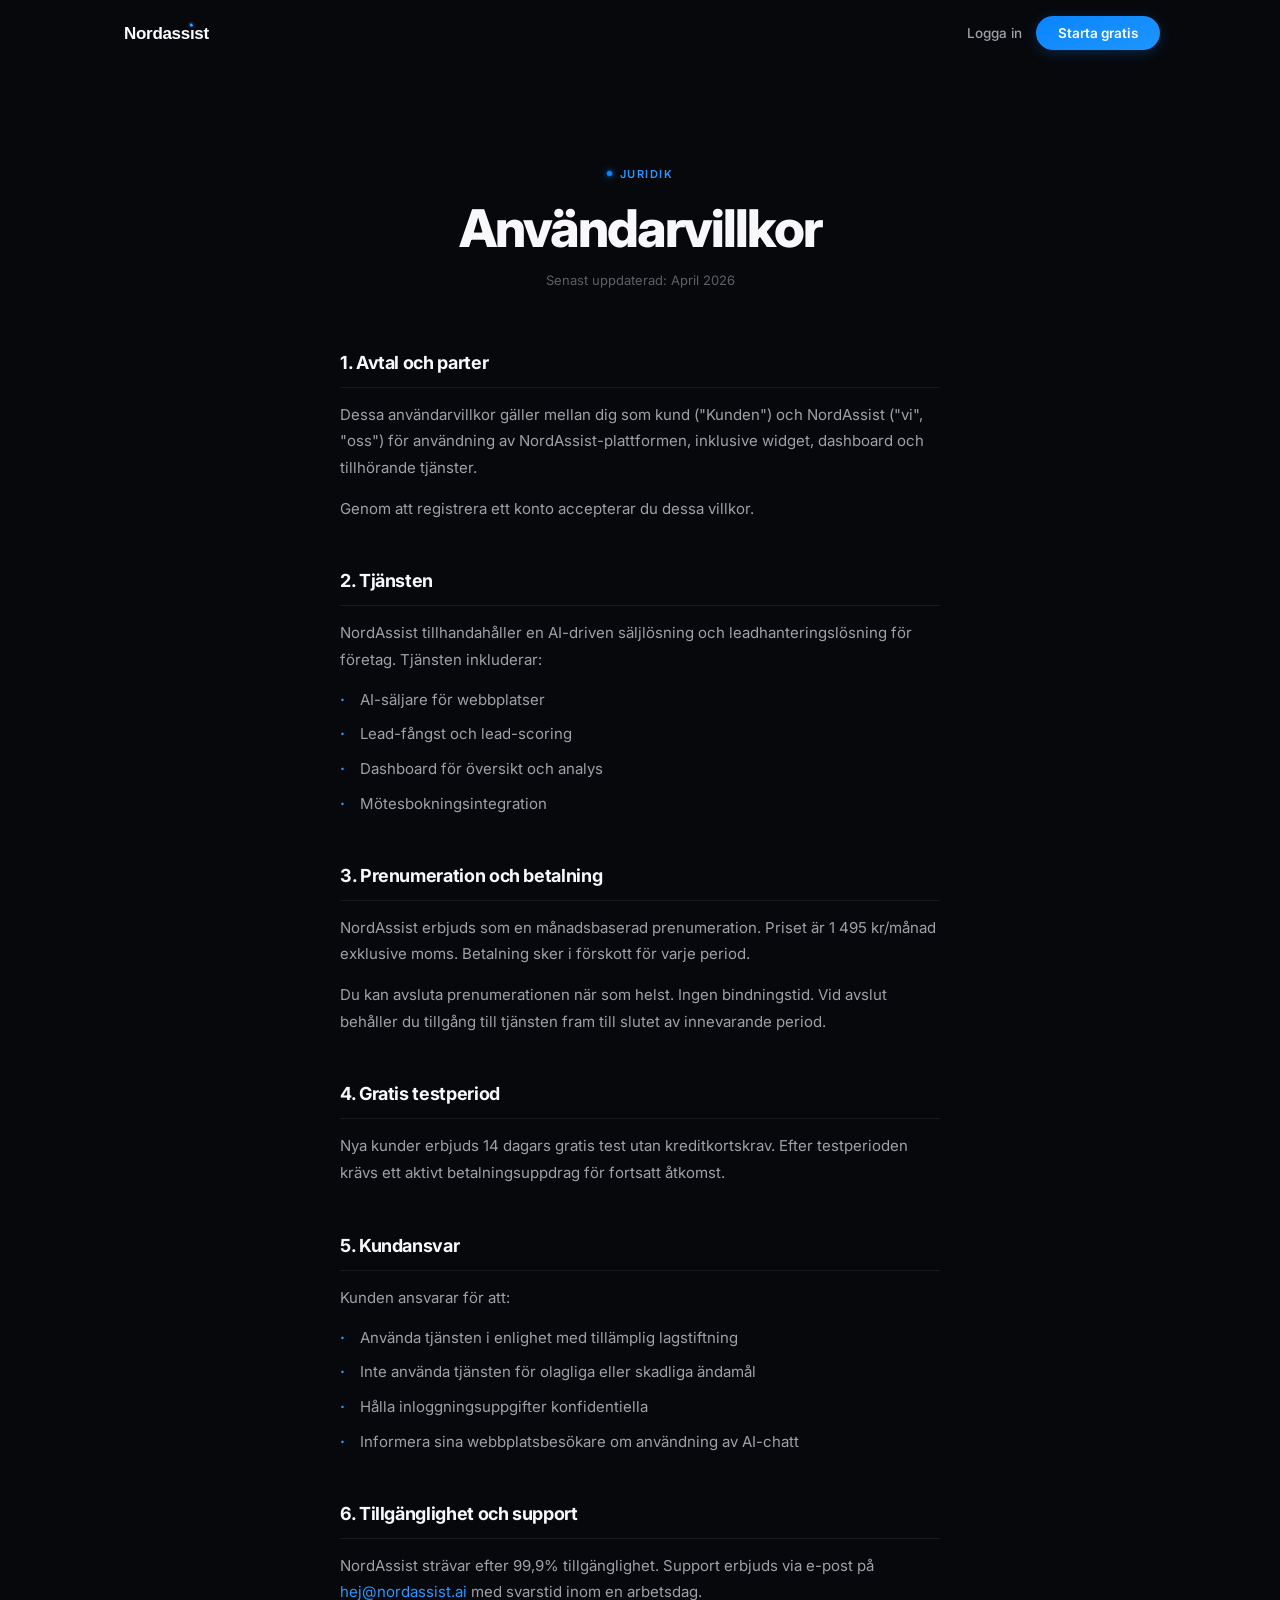
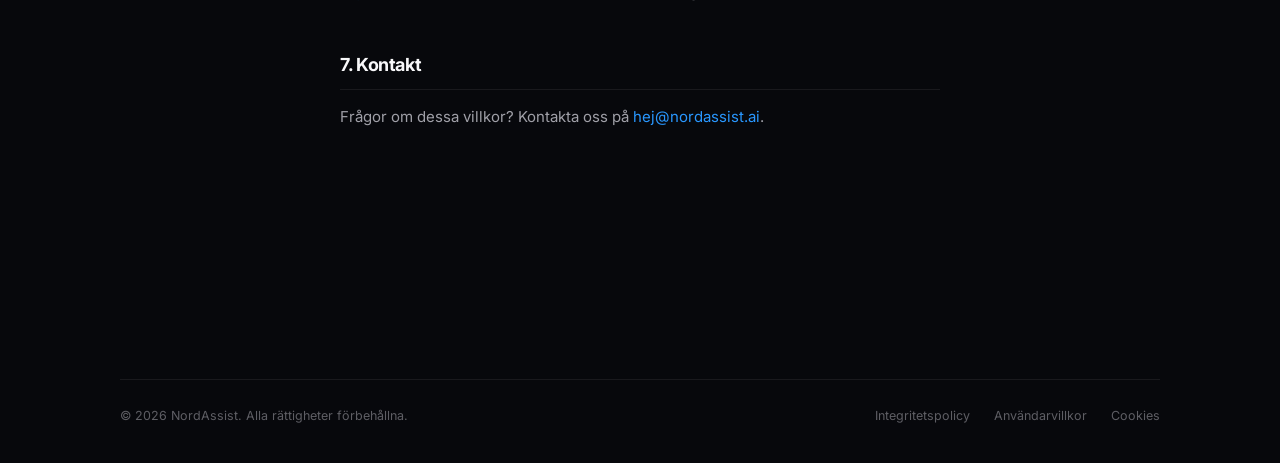
<file: anvandarvillkor.html>
<!DOCTYPE html>
<html lang="sv">
<head>
  <meta charset="UTF-8"/>
  <meta name="viewport" content="width=device-width, initial-scale=1.0"/>
  <title>Användarvillkor — NordAssist</title>
  <link rel="preconnect" href="https://fonts.googleapis.com"/>
  <link rel="preconnect" href="https://fonts.gstatic.com" crossorigin/>
  <link href="https://fonts.googleapis.com/css2?family=Inter:wght@300;400;500;600;700;800&display=swap" rel="stylesheet"/>
  <link rel="stylesheet" href="./style.css?v=25"/>
  <style>
    .policy-hero{padding:160px 0 64px;text-align:center}
    .policy-hero .eyebrow{justify-content:center;margin-bottom:20px}
    .policy-hero .h1{font-size:clamp(30px,4.5vw,52px);font-weight:800;letter-spacing:-.04em;line-height:1.06;color:var(--text);margin-bottom:16px}
    .policy-meta{font-size:13px;color:var(--text-3)}
    .policy-body{max-width:680px;margin:0 auto;padding:0 40px var(--sec)}
    .policy-section{margin-bottom:48px}
    .policy-h2{font-size:18px;font-weight:700;letter-spacing:-.02em;color:var(--text);margin-bottom:14px;padding-bottom:14px;border-bottom:1px solid var(--border)}
    .policy-p{font-size:15px;color:var(--text-2);line-height:1.78;margin-bottom:14px}
    .policy-p:last-child{margin-bottom:0}
    .policy-ul{list-style:none;display:flex;flex-direction:column;gap:10px;margin-bottom:16px}
    .policy-ul li{font-size:15px;color:var(--text-2);line-height:1.65;padding-left:20px;position:relative}
    .policy-ul li::before{content:'·';position:absolute;left:0;color:var(--blue-2);font-weight:700}
    @media(max-width:600px){
      .policy-hero{padding:100px 0 48px}
      .policy-body{padding:0 20px 64px}
    }
  </style>
</head>
<body>

<nav id="nav" aria-label="Huvudmeny">
  <div class="w">
    <div class="nav-wrap">
      <a href="/" class="nav-logo" aria-label="NordAssist startsida">
        <img src="./assets/nordassist-logo-v5.svg" alt="NordAssist"/>
      </a>
      <div class="nav-right">
        <a href="https://app.getnordassist.com/login" class="nav-login">Logga in</a>
        <a href="https://app.getnordassist.com/signup" class="nav-cta">Starta gratis</a>
      </div>
    </div>
  </div>
</nav>

<section class="policy-hero">
  <div class="w-xs">
    <div class="eyebrow">Juridik</div>
    <h1 class="h1">Användarvillkor</h1>
    <p class="policy-meta">Senast uppdaterad: April 2026</p>
  </div>
</section>

<div class="policy-body">

  <div class="policy-section">
    <h2 class="policy-h2">1. Avtal och parter</h2>
    <p class="policy-p">Dessa användarvillkor gäller mellan dig som kund ("Kunden") och NordAssist ("vi", "oss") för användning av NordAssist-plattformen, inklusive widget, dashboard och tillhörande tjänster.</p>
    <p class="policy-p">Genom att registrera ett konto accepterar du dessa villkor.</p>
  </div>

  <div class="policy-section">
    <h2 class="policy-h2">2. Tjänsten</h2>
    <p class="policy-p">NordAssist tillhandahåller en AI-driven säljlösning och leadhanteringslösning för företag. Tjänsten inkluderar:</p>
    <ul class="policy-ul">
      <li>AI-säljare för webbplatser</li>
      <li>Lead-fångst och lead-scoring</li>
      <li>Dashboard för översikt och analys</li>
      <li>Mötesbokningsintegration</li>
    </ul>
  </div>

  <div class="policy-section">
    <h2 class="policy-h2">3. Prenumeration och betalning</h2>
    <p class="policy-p">NordAssist erbjuds som en månadsbaserad prenumeration. Priset är 1 495 kr/månad exklusive moms. Betalning sker i förskott för varje period.</p>
    <p class="policy-p">Du kan avsluta prenumerationen när som helst. Ingen bindningstid. Vid avslut behåller du tillgång till tjänsten fram till slutet av innevarande period.</p>
  </div>

  <div class="policy-section">
    <h2 class="policy-h2">4. Gratis testperiod</h2>
    <p class="policy-p">Nya kunder erbjuds 14 dagars gratis test utan kreditkortskrav. Efter testperioden krävs ett aktivt betalningsuppdrag för fortsatt åtkomst.</p>
  </div>

  <div class="policy-section">
    <h2 class="policy-h2">5. Kundansvar</h2>
    <p class="policy-p">Kunden ansvarar för att:</p>
    <ul class="policy-ul">
      <li>Använda tjänsten i enlighet med tillämplig lagstiftning</li>
      <li>Inte använda tjänsten för olagliga eller skadliga ändamål</li>
      <li>Hålla inloggningsuppgifter konfidentiella</li>
      <li>Informera sina webbplatsbesökare om användning av AI-chatt</li>
    </ul>
  </div>

  <div class="policy-section">
    <h2 class="policy-h2">6. Tillgänglighet och support</h2>
    <p class="policy-p">NordAssist strävar efter 99,9% tillgänglighet. Support erbjuds via e-post på <a href="mailto:hej@nordassist.ai" style="color:var(--blue-2)">hej@nordassist.ai</a> med svarstid inom en arbetsdag.</p>
  </div>

  <div class="policy-section">
    <h2 class="policy-h2">7. Kontakt</h2>
    <p class="policy-p">Frågor om dessa villkor? Kontakta oss på <a href="mailto:hej@nordassist.ai" style="color:var(--blue-2)">hej@nordassist.ai</a>.</p>
  </div>

</div>

<footer id="footer">
  <div class="w">
    <div class="footer-bottom" style="border-top:1px solid var(--border);padding-top:28px">
      <span class="footer-copy">© 2026 NordAssist. Alla rättigheter förbehållna.</span>
      <div class="footer-legal">
        <a href="/integritetspolicy.html">Integritetspolicy</a>
        <a href="/anvandarvillkor.html">Användarvillkor</a>
        <a href="/cookies.html">Cookies</a>
      </div>
    </div>
  </div>
</footer>

<script>
  var nav = document.getElementById('nav');
  if (nav) {
    window.addEventListener('scroll', function() {
      nav.classList.toggle('scrolled', window.scrollY > 40);
    }, { passive: true });
  }
</script>
</body>
</html>
</file>
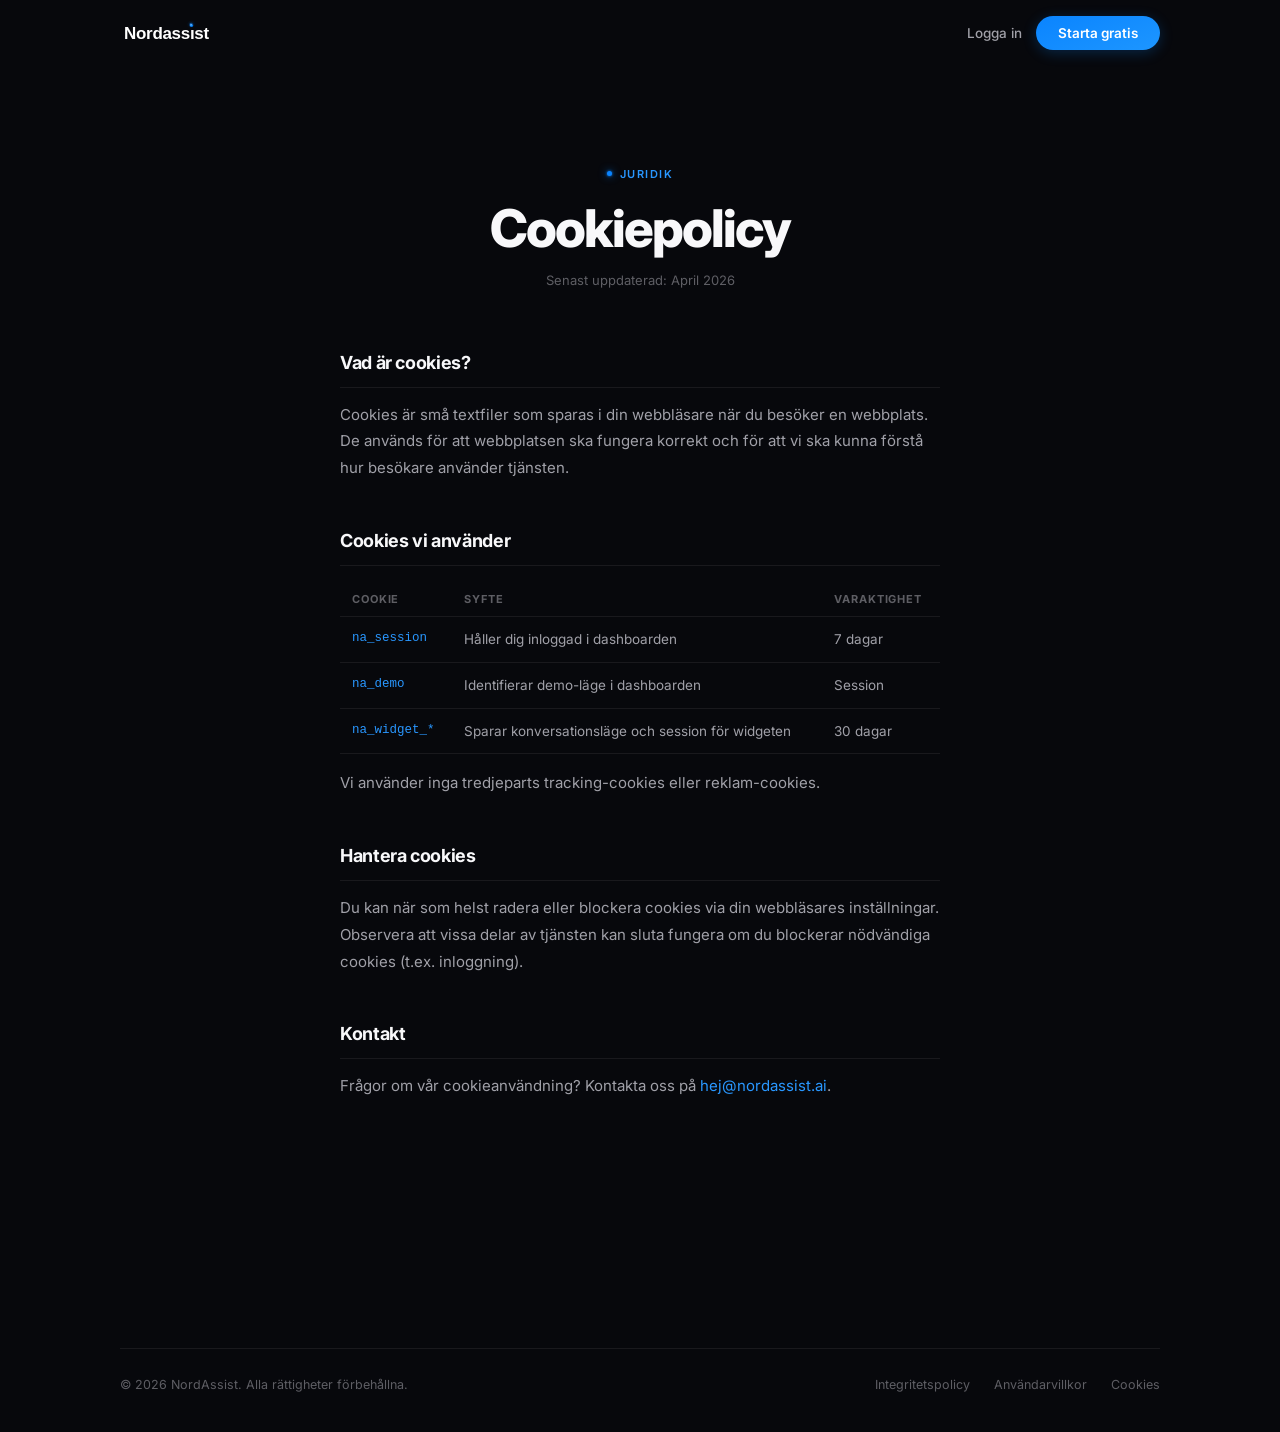
<file: cookies.html>
<!DOCTYPE html>
<html lang="sv">
<head>
  <meta charset="UTF-8"/>
  <meta name="viewport" content="width=device-width, initial-scale=1.0"/>
  <title>Cookies — NordAssist</title>
  <link rel="preconnect" href="https://fonts.googleapis.com"/>
  <link rel="preconnect" href="https://fonts.gstatic.com" crossorigin/>
  <link href="https://fonts.googleapis.com/css2?family=Inter:wght@300;400;500;600;700;800&display=swap" rel="stylesheet"/>
  <link rel="stylesheet" href="./style.css?v=25"/>
  <style>
    .policy-hero{padding:160px 0 64px;text-align:center}
    .policy-hero .eyebrow{justify-content:center;margin-bottom:20px}
    .policy-hero .h1{font-size:clamp(30px,4.5vw,52px);font-weight:800;letter-spacing:-.04em;line-height:1.06;color:var(--text);margin-bottom:16px}
    .policy-meta{font-size:13px;color:var(--text-3)}
    .policy-body{max-width:680px;margin:0 auto;padding:0 40px var(--sec)}
    .policy-section{margin-bottom:48px}
    .policy-h2{font-size:18px;font-weight:700;letter-spacing:-.02em;color:var(--text);margin-bottom:14px;padding-bottom:14px;border-bottom:1px solid var(--border)}
    .policy-p{font-size:15px;color:var(--text-2);line-height:1.78;margin-bottom:14px}
    .policy-p:last-child{margin-bottom:0}
    .cookie-table{width:100%;border-collapse:collapse;margin-top:16px;margin-bottom:8px}
    .cookie-table th{font-size:11px;font-weight:700;letter-spacing:.08em;text-transform:uppercase;color:var(--text-3);text-align:left;padding:10px 12px;border-bottom:1px solid var(--border)}
    .cookie-table td{font-size:13.5px;color:var(--text-2);padding:12px;border-bottom:1px solid var(--border);vertical-align:top;line-height:1.55}
    .cookie-table td:first-child{font-family:'SF Mono','Fira Code',monospace;color:var(--blue-2);font-size:12.5px}
    @media(max-width:600px){
      .policy-hero{padding:100px 0 48px}
      .policy-body{padding:0 20px 64px}
      .cookie-table{font-size:12px}
    }
  </style>
</head>
<body>

<nav id="nav" aria-label="Huvudmeny">
  <div class="w">
    <div class="nav-wrap">
      <a href="/" class="nav-logo" aria-label="NordAssist startsida">
        <img src="./assets/nordassist-logo-v5.svg" alt="NordAssist"/>
      </a>
      <div class="nav-right">
        <a href="https://app.getnordassist.com/login" class="nav-login">Logga in</a>
        <a href="https://app.getnordassist.com/signup" class="nav-cta">Starta gratis</a>
      </div>
    </div>
  </div>
</nav>

<section class="policy-hero">
  <div class="w-xs">
    <div class="eyebrow">Juridik</div>
    <h1 class="h1">Cookiepolicy</h1>
    <p class="policy-meta">Senast uppdaterad: April 2026</p>
  </div>
</section>

<div class="policy-body">

  <div class="policy-section">
    <h2 class="policy-h2">Vad är cookies?</h2>
    <p class="policy-p">Cookies är små textfiler som sparas i din webbläsare när du besöker en webbplats. De används för att webbplatsen ska fungera korrekt och för att vi ska kunna förstå hur besökare använder tjänsten.</p>
  </div>

  <div class="policy-section">
    <h2 class="policy-h2">Cookies vi använder</h2>
    <table class="cookie-table">
      <thead>
        <tr>
          <th>Cookie</th>
          <th>Syfte</th>
          <th>Varaktighet</th>
        </tr>
      </thead>
      <tbody>
        <tr>
          <td>na_session</td>
          <td>Håller dig inloggad i dashboarden</td>
          <td>7 dagar</td>
        </tr>
        <tr>
          <td>na_demo</td>
          <td>Identifierar demo-läge i dashboarden</td>
          <td>Session</td>
        </tr>
        <tr>
          <td>na_widget_*</td>
          <td>Sparar konversationsläge och session för widgeten</td>
          <td>30 dagar</td>
        </tr>
      </tbody>
    </table>
    <p class="policy-p" style="margin-top:16px">Vi använder inga tredjeparts tracking-cookies eller reklam-cookies.</p>
  </div>

  <div class="policy-section">
    <h2 class="policy-h2">Hantera cookies</h2>
    <p class="policy-p">Du kan när som helst radera eller blockera cookies via din webbläsares inställningar. Observera att vissa delar av tjänsten kan sluta fungera om du blockerar nödvändiga cookies (t.ex. inloggning).</p>
  </div>

  <div class="policy-section">
    <h2 class="policy-h2">Kontakt</h2>
    <p class="policy-p">Frågor om vår cookieanvändning? Kontakta oss på <a href="mailto:hej@nordassist.ai" style="color:var(--blue-2)">hej@nordassist.ai</a>.</p>
  </div>

</div>

<footer id="footer">
  <div class="w">
    <div class="footer-bottom" style="border-top:1px solid var(--border);padding-top:28px">
      <span class="footer-copy">© 2026 NordAssist. Alla rättigheter förbehållna.</span>
      <div class="footer-legal">
        <a href="/integritetspolicy.html">Integritetspolicy</a>
        <a href="/anvandarvillkor.html">Användarvillkor</a>
        <a href="/cookies.html">Cookies</a>
      </div>
    </div>
  </div>
</footer>

<script>
  var nav = document.getElementById('nav');
  if (nav) {
    window.addEventListener('scroll', function() {
      nav.classList.toggle('scrolled', window.scrollY > 40);
    }, { passive: true });
  }
</script>
</body>
</html>
</file>
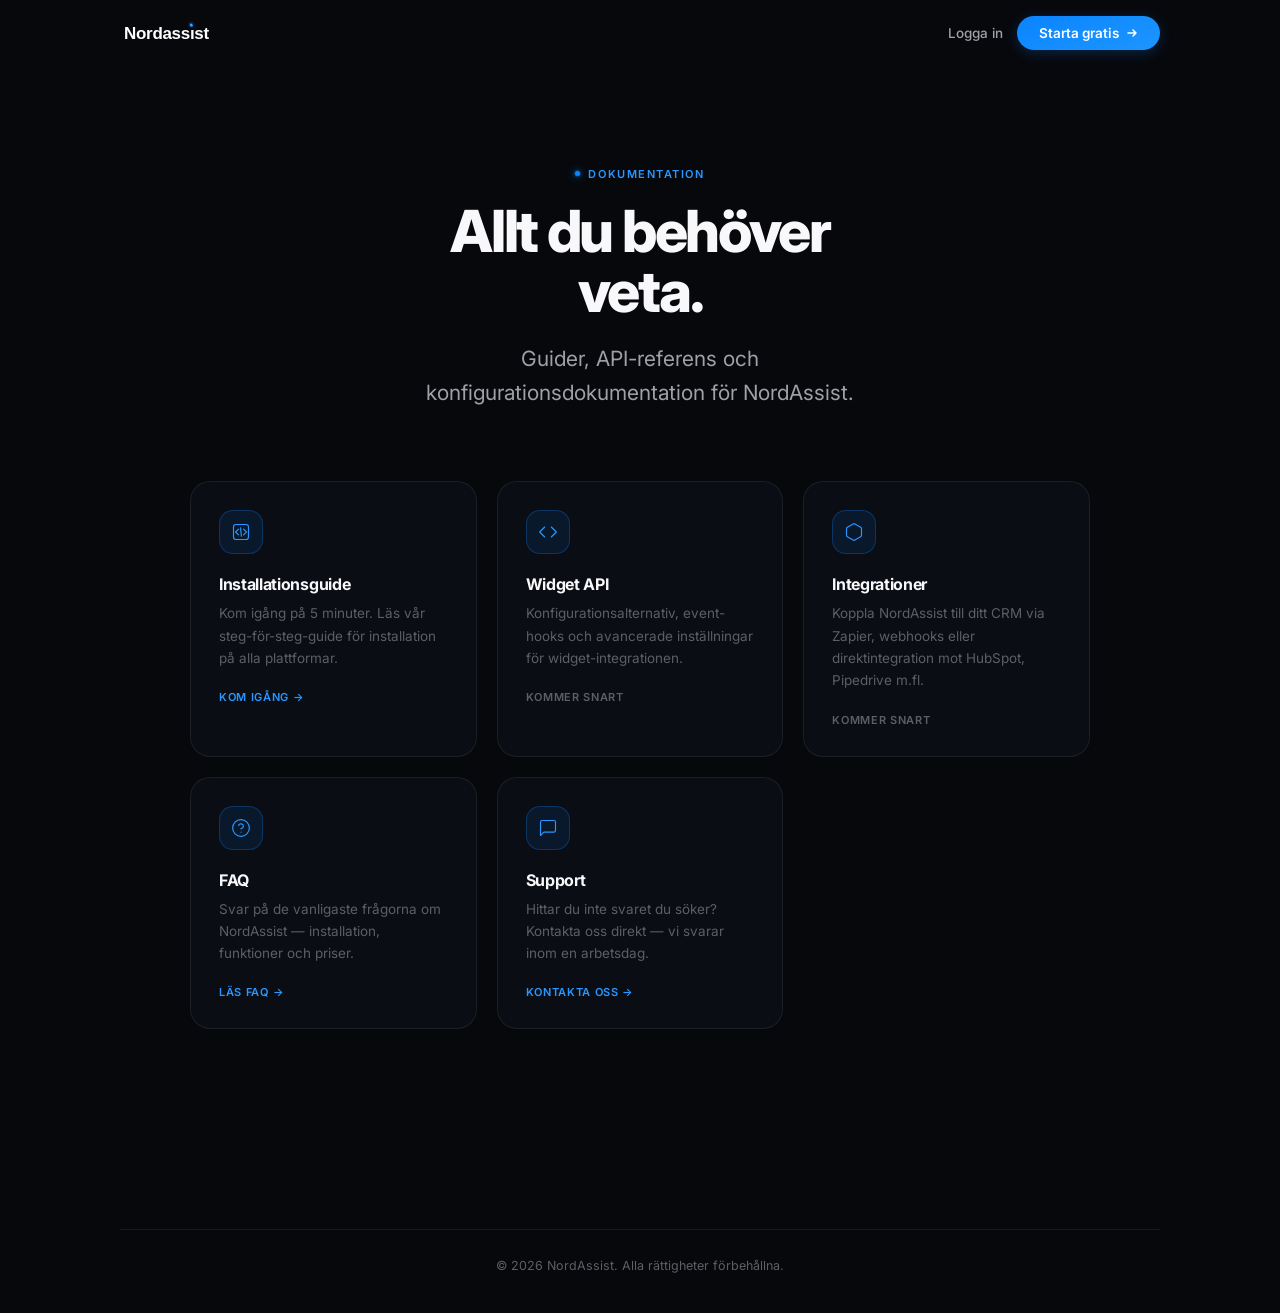
<file: dokumentation.html>
<!DOCTYPE html>
<html lang="sv">
<head>
  <meta charset="UTF-8"/>
  <meta name="viewport" content="width=device-width, initial-scale=1.0"/>
  <title>Dokumentation — NordAssist</title>
  <meta name="description" content="NordAssist dokumentation — API, widget-konfiguration och integrationer."/>
  <link rel="preconnect" href="https://fonts.googleapis.com"/>
  <link rel="preconnect" href="https://fonts.gstatic.com" crossorigin/>
  <link href="https://fonts.googleapis.com/css2?family=Inter:wght@300;400;500;600;700;800&display=swap" rel="stylesheet"/>
  <link rel="stylesheet" href="./style.css?v=25"/>
  <style>
    .page-hero{padding:160px 0 72px;text-align:center}
    .page-hero .eyebrow{justify-content:center;margin-bottom:20px}
    .page-hero .h1{font-size:clamp(34px,5vw,58px);font-weight:800;letter-spacing:-.04em;line-height:1.05;color:var(--text);margin-bottom:20px}
    .page-hero .lead{max-width:480px;margin:0 auto;text-align:center}
    .doc-grid{display:grid;grid-template-columns:repeat(auto-fit,minmax(280px,1fr));gap:20px;max-width:980px;margin:0 auto;padding:0 40px var(--sec)}
    .doc-card{background:var(--bg-raise);border:1px solid var(--border);border-radius:20px;padding:28px;transition:border-color .22s,transform .22s;text-decoration:none;display:block}
    .doc-card:hover{border-color:var(--blue-border);transform:translateY(-2px)}
    .doc-card-icon{width:44px;height:44px;border-radius:14px;background:var(--blue-dim);border:1px solid var(--blue-border);display:flex;align-items:center;justify-content:center;margin-bottom:20px}
    .doc-card-icon svg{width:20px;height:20px;color:var(--blue-2)}
    .doc-card-title{font-size:16px;font-weight:700;color:var(--text);margin-bottom:8px;letter-spacing:-.02em}
    .doc-card-desc{font-size:13.5px;color:var(--text-3);line-height:1.65;margin-bottom:16px}
    .doc-card-tag{display:inline-block;font-size:11px;font-weight:600;letter-spacing:.06em;text-transform:uppercase;color:var(--blue-2)}
    @media(max-width:600px){
      .page-hero{padding:100px 0 48px}
      .doc-grid{padding:0 20px 64px}
    }
  </style>
</head>
<body>

<nav id="nav" aria-label="Huvudmeny">
  <div class="w">
    <div class="nav-wrap">
      <a href="/" class="nav-logo" aria-label="NordAssist startsida">
        <img src="./assets/nordassist-logo-v5.svg" alt="NordAssist"/>
      </a>
      <div class="nav-right">
        <a href="https://app.getnordassist.com/login" class="nav-login">Logga in</a>
        <a href="https://app.getnordassist.com/signup" class="nav-cta">
          Starta gratis
          <svg width="12" height="12" viewBox="0 0 12 12" fill="none" aria-hidden="true">
            <path d="M2 6h8M7 3l3 3-3 3" stroke="currentColor" stroke-width="1.5" stroke-linecap="round" stroke-linejoin="round"/>
          </svg>
        </a>
      </div>
    </div>
  </div>
</nav>

<section class="page-hero">
  <div class="w-xs">
    <div class="eyebrow">Dokumentation</div>
    <h1 class="h1">Allt du behöver veta.</h1>
    <p class="lead">Guider, API-referens och konfigurationsdokumentation för NordAssist.</p>
  </div>
</section>

<div class="doc-grid">

  <a href="/installationsguide.html" class="doc-card">
    <div class="doc-card-icon">
      <svg viewBox="0 0 24 24" fill="none" stroke="currentColor" stroke-width="1.4" stroke-linecap="round" stroke-linejoin="round">
        <rect x="3" y="3" width="18" height="18" rx="3"/>
        <path d="M9 8.5L5.5 12 9 15.5"/>
        <path d="M15 8.5L18.5 12 15 15.5"/>
        <line x1="11.5" y1="7" x2="12.5" y2="17"/>
      </svg>
    </div>
    <div class="doc-card-title">Installationsguide</div>
    <div class="doc-card-desc">Kom igång på 5 minuter. Läs vår steg-för-steg-guide för installation på alla plattformar.</div>
    <span class="doc-card-tag">Kom igång →</span>
  </a>

  <div class="doc-card" style="cursor:default">
    <div class="doc-card-icon">
      <svg viewBox="0 0 24 24" fill="none" stroke="currentColor" stroke-width="1.4" stroke-linecap="round" stroke-linejoin="round">
        <polyline points="16 18 22 12 16 6"/>
        <polyline points="8 6 2 12 8 18"/>
      </svg>
    </div>
    <div class="doc-card-title">Widget API</div>
    <div class="doc-card-desc">Konfigurationsalternativ, event-hooks och avancerade inställningar för widget-integrationen.</div>
    <span class="doc-card-tag" style="color:var(--text-3)">Kommer snart</span>
  </div>

  <div class="doc-card" style="cursor:default">
    <div class="doc-card-icon">
      <svg viewBox="0 0 24 24" fill="none" stroke="currentColor" stroke-width="1.4" stroke-linecap="round" stroke-linejoin="round">
        <path d="M21 16V8a2 2 0 0 0-1-1.73l-7-4a2 2 0 0 0-2 0l-7 4A2 2 0 0 0 3 8v8a2 2 0 0 0 1 1.73l7 4a2 2 0 0 0 2 0l7-4A2 2 0 0 0 21 16z"/>
      </svg>
    </div>
    <div class="doc-card-title">Integrationer</div>
    <div class="doc-card-desc">Koppla NordAssist till ditt CRM via Zapier, webhooks eller direktintegration mot HubSpot, Pipedrive m.fl.</div>
    <span class="doc-card-tag" style="color:var(--text-3)">Kommer snart</span>
  </div>

  <a href="#faq" onclick="window.location='/'; setTimeout(function(){document.getElementById('faq')?.scrollIntoView({behavior:'smooth'})},300)" class="doc-card">
    <div class="doc-card-icon">
      <svg viewBox="0 0 24 24" fill="none" stroke="currentColor" stroke-width="1.4" stroke-linecap="round" stroke-linejoin="round">
        <circle cx="12" cy="12" r="10"/>
        <path d="M9.09 9a3 3 0 0 1 5.83 1c0 2-3 3-3 3"/>
        <line x1="12" y1="17" x2="12.01" y2="17"/>
      </svg>
    </div>
    <div class="doc-card-title">FAQ</div>
    <div class="doc-card-desc">Svar på de vanligaste frågorna om NordAssist — installation, funktioner och priser.</div>
    <span class="doc-card-tag">Läs FAQ →</span>
  </a>

  <a href="/kontakt.html" class="doc-card">
    <div class="doc-card-icon">
      <svg viewBox="0 0 24 24" fill="none" stroke="currentColor" stroke-width="1.4" stroke-linecap="round" stroke-linejoin="round">
        <path d="M21 15a2 2 0 0 1-2 2H7l-4 4V5a2 2 0 0 1 2-2h14a2 2 0 0 1 2 2z"/>
      </svg>
    </div>
    <div class="doc-card-title">Support</div>
    <div class="doc-card-desc">Hittar du inte svaret du söker? Kontakta oss direkt — vi svarar inom en arbetsdag.</div>
    <span class="doc-card-tag">Kontakta oss →</span>
  </a>

</div>

<footer id="footer">
  <div class="w">
    <div class="footer-bottom" style="justify-content:center;border-top:1px solid var(--border);padding-top:28px">
      <span class="footer-copy">© 2026 NordAssist. Alla rättigheter förbehållna.</span>
    </div>
  </div>
</footer>

<script>
  var nav = document.getElementById('nav');
  if (nav) {
    window.addEventListener('scroll', function() {
      nav.classList.toggle('scrolled', window.scrollY > 40);
    }, { passive: true });
  }
</script>
</body>
</html>
</file>
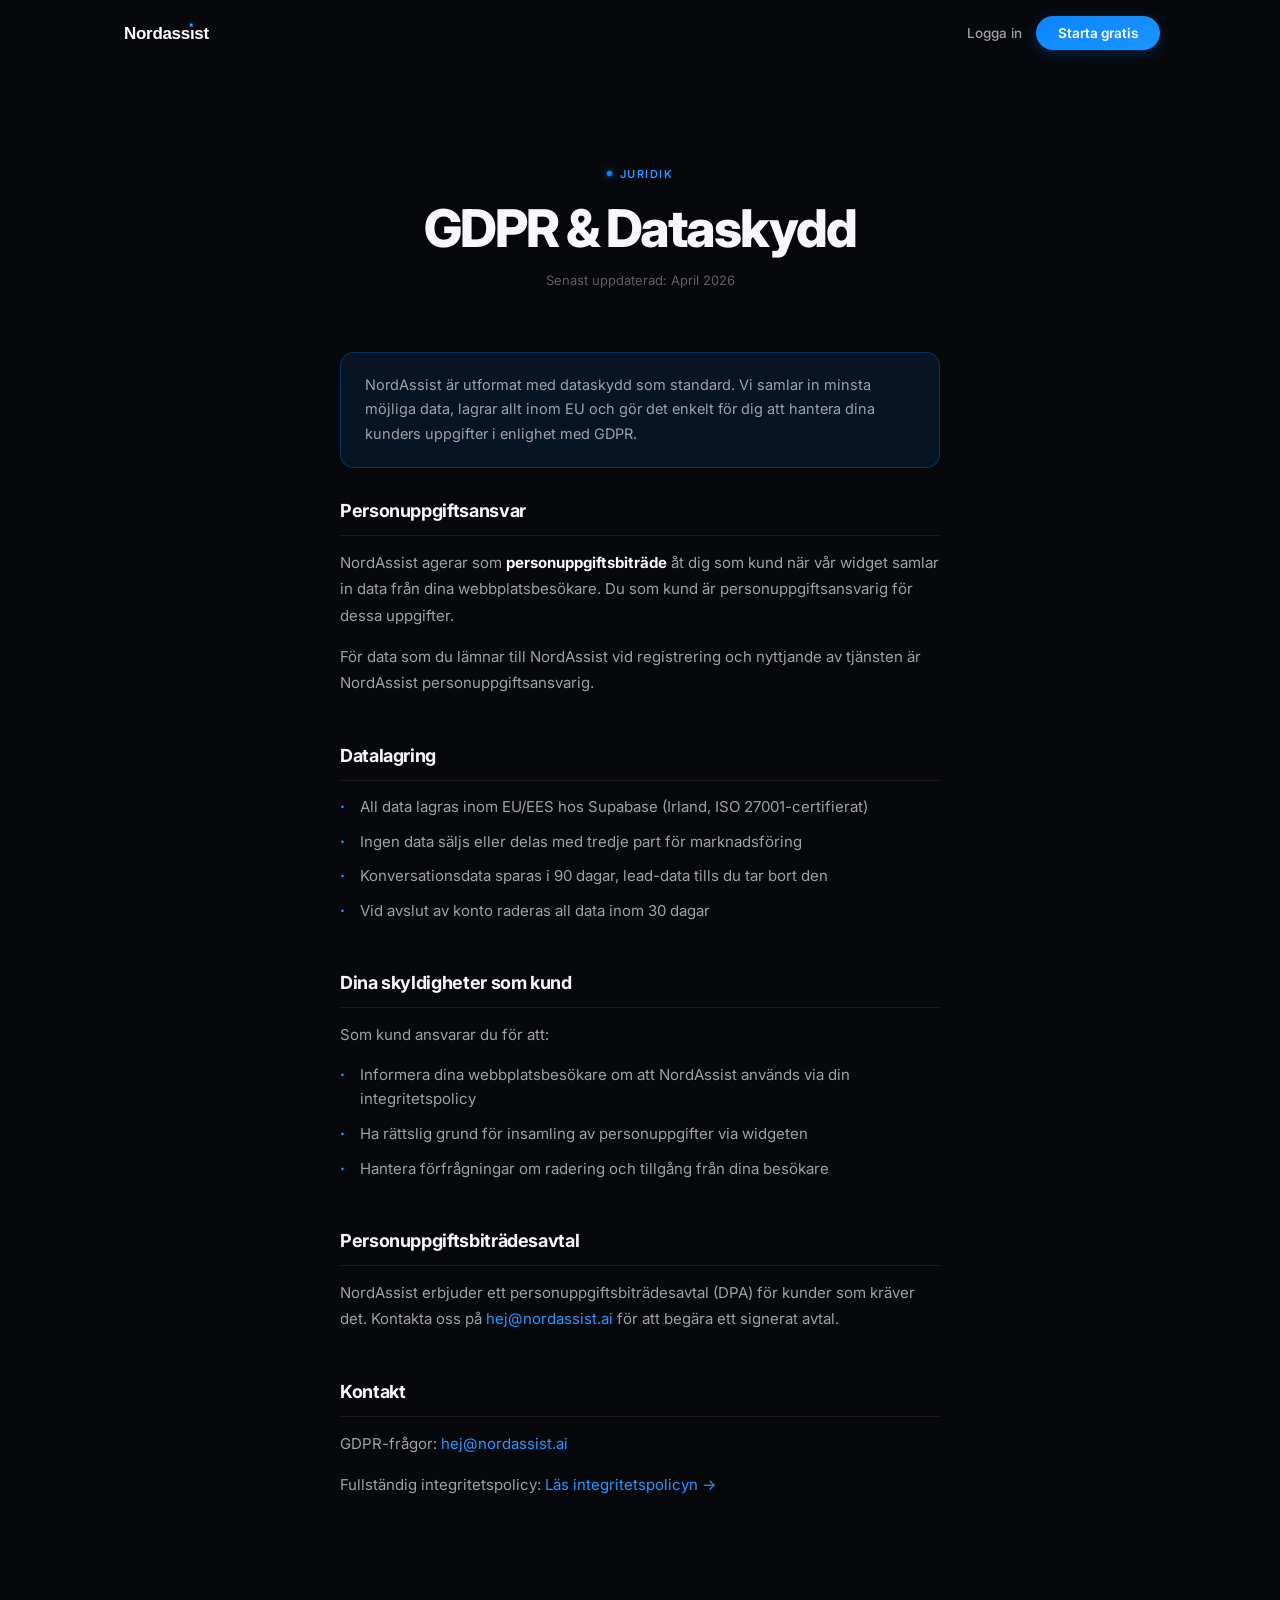
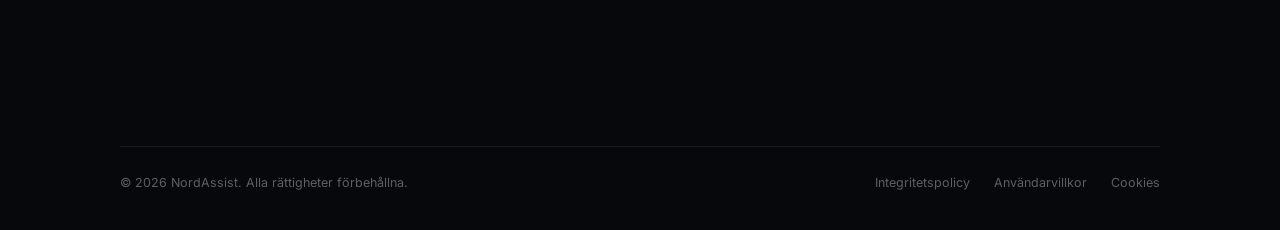
<file: gdpr.html>
<!DOCTYPE html>
<html lang="sv">
<head>
  <meta charset="UTF-8"/>
  <meta name="viewport" content="width=device-width, initial-scale=1.0"/>
  <title>GDPR — NordAssist</title>
  <link rel="preconnect" href="https://fonts.googleapis.com"/>
  <link rel="preconnect" href="https://fonts.gstatic.com" crossorigin/>
  <link href="https://fonts.googleapis.com/css2?family=Inter:wght@300;400;500;600;700;800&display=swap" rel="stylesheet"/>
  <link rel="stylesheet" href="./style.css?v=25"/>
  <style>
    .policy-hero{padding:160px 0 64px;text-align:center}
    .policy-hero .eyebrow{justify-content:center;margin-bottom:20px}
    .policy-hero .h1{font-size:clamp(30px,4.5vw,52px);font-weight:800;letter-spacing:-.04em;line-height:1.06;color:var(--text);margin-bottom:16px}
    .policy-meta{font-size:13px;color:var(--text-3)}
    .policy-body{max-width:680px;margin:0 auto;padding:0 40px var(--sec)}
    .policy-section{margin-bottom:48px}
    .policy-h2{font-size:18px;font-weight:700;letter-spacing:-.02em;color:var(--text);margin-bottom:14px;padding-bottom:14px;border-bottom:1px solid var(--border)}
    .policy-p{font-size:15px;color:var(--text-2);line-height:1.78;margin-bottom:14px}
    .policy-p:last-child{margin-bottom:0}
    .policy-ul{list-style:none;display:flex;flex-direction:column;gap:10px;margin-bottom:16px}
    .policy-ul li{font-size:15px;color:var(--text-2);line-height:1.65;padding-left:20px;position:relative}
    .policy-ul li::before{content:'·';position:absolute;left:0;color:var(--blue-2);font-weight:700}
    .gdpr-highlight{background:var(--blue-dim);border:1px solid var(--blue-border);border-radius:14px;padding:20px 24px;margin-bottom:32px}
    .gdpr-highlight p{font-size:14.5px;color:var(--text-2);line-height:1.7;margin:0}
    @media(max-width:600px){
      .policy-hero{padding:100px 0 48px}
      .policy-body{padding:0 20px 64px}
    }
  </style>
</head>
<body>

<nav id="nav" aria-label="Huvudmeny">
  <div class="w">
    <div class="nav-wrap">
      <a href="/" class="nav-logo" aria-label="NordAssist startsida">
        <img src="./assets/nordassist-logo-v5.svg" alt="NordAssist"/>
      </a>
      <div class="nav-right">
        <a href="https://app.getnordassist.com/login" class="nav-login">Logga in</a>
        <a href="https://app.getnordassist.com/signup" class="nav-cta">Starta gratis</a>
      </div>
    </div>
  </div>
</nav>

<section class="policy-hero">
  <div class="w-xs">
    <div class="eyebrow">Juridik</div>
    <h1 class="h1">GDPR & Dataskydd</h1>
    <p class="policy-meta">Senast uppdaterad: April 2026</p>
  </div>
</section>

<div class="policy-body">

  <div class="gdpr-highlight">
    <p>NordAssist är utformat med dataskydd som standard. Vi samlar in minsta möjliga data, lagrar allt inom EU och gör det enkelt för dig att hantera dina kunders uppgifter i enlighet med GDPR.</p>
  </div>

  <div class="policy-section">
    <h2 class="policy-h2">Personuppgiftsansvar</h2>
    <p class="policy-p">NordAssist agerar som <strong style="color:var(--text)">personuppgiftsbiträde</strong> åt dig som kund när vår widget samlar in data från dina webbplatsbesökare. Du som kund är personuppgiftsansvarig för dessa uppgifter.</p>
    <p class="policy-p">För data som du lämnar till NordAssist vid registrering och nyttjande av tjänsten är NordAssist personuppgiftsansvarig.</p>
  </div>

  <div class="policy-section">
    <h2 class="policy-h2">Datalagring</h2>
    <ul class="policy-ul">
      <li>All data lagras inom EU/EES hos Supabase (Irland, ISO 27001-certifierat)</li>
      <li>Ingen data säljs eller delas med tredje part för marknadsföring</li>
      <li>Konversationsdata sparas i 90 dagar, lead-data tills du tar bort den</li>
      <li>Vid avslut av konto raderas all data inom 30 dagar</li>
    </ul>
  </div>

  <div class="policy-section">
    <h2 class="policy-h2">Dina skyldigheter som kund</h2>
    <p class="policy-p">Som kund ansvarar du för att:</p>
    <ul class="policy-ul">
      <li>Informera dina webbplatsbesökare om att NordAssist används via din integritetspolicy</li>
      <li>Ha rättslig grund för insamling av personuppgifter via widgeten</li>
      <li>Hantera förfrågningar om radering och tillgång från dina besökare</li>
    </ul>
  </div>

  <div class="policy-section">
    <h2 class="policy-h2">Personuppgiftsbiträdesavtal</h2>
    <p class="policy-p">NordAssist erbjuder ett personuppgiftsbiträdesavtal (DPA) för kunder som kräver det. Kontakta oss på <a href="mailto:hej@nordassist.ai" style="color:var(--blue-2)">hej@nordassist.ai</a> för att begära ett signerat avtal.</p>
  </div>

  <div class="policy-section">
    <h2 class="policy-h2">Kontakt</h2>
    <p class="policy-p">GDPR-frågor: <a href="mailto:hej@nordassist.ai" style="color:var(--blue-2)">hej@nordassist.ai</a></p>
    <p class="policy-p">Fullständig integritetspolicy: <a href="/integritetspolicy.html" style="color:var(--blue-2)">Läs integritetspolicyn →</a></p>
  </div>

</div>

<footer id="footer">
  <div class="w">
    <div class="footer-bottom" style="border-top:1px solid var(--border);padding-top:28px">
      <span class="footer-copy">© 2026 NordAssist. Alla rättigheter förbehållna.</span>
      <div class="footer-legal">
        <a href="/integritetspolicy.html">Integritetspolicy</a>
        <a href="/anvandarvillkor.html">Användarvillkor</a>
        <a href="/cookies.html">Cookies</a>
      </div>
    </div>
  </div>
</footer>

<script>
  var nav = document.getElementById('nav');
  if (nav) {
    window.addEventListener('scroll', function() {
      nav.classList.toggle('scrolled', window.scrollY > 40);
    }, { passive: true });
  }
</script>
</body>
</html>
</file>
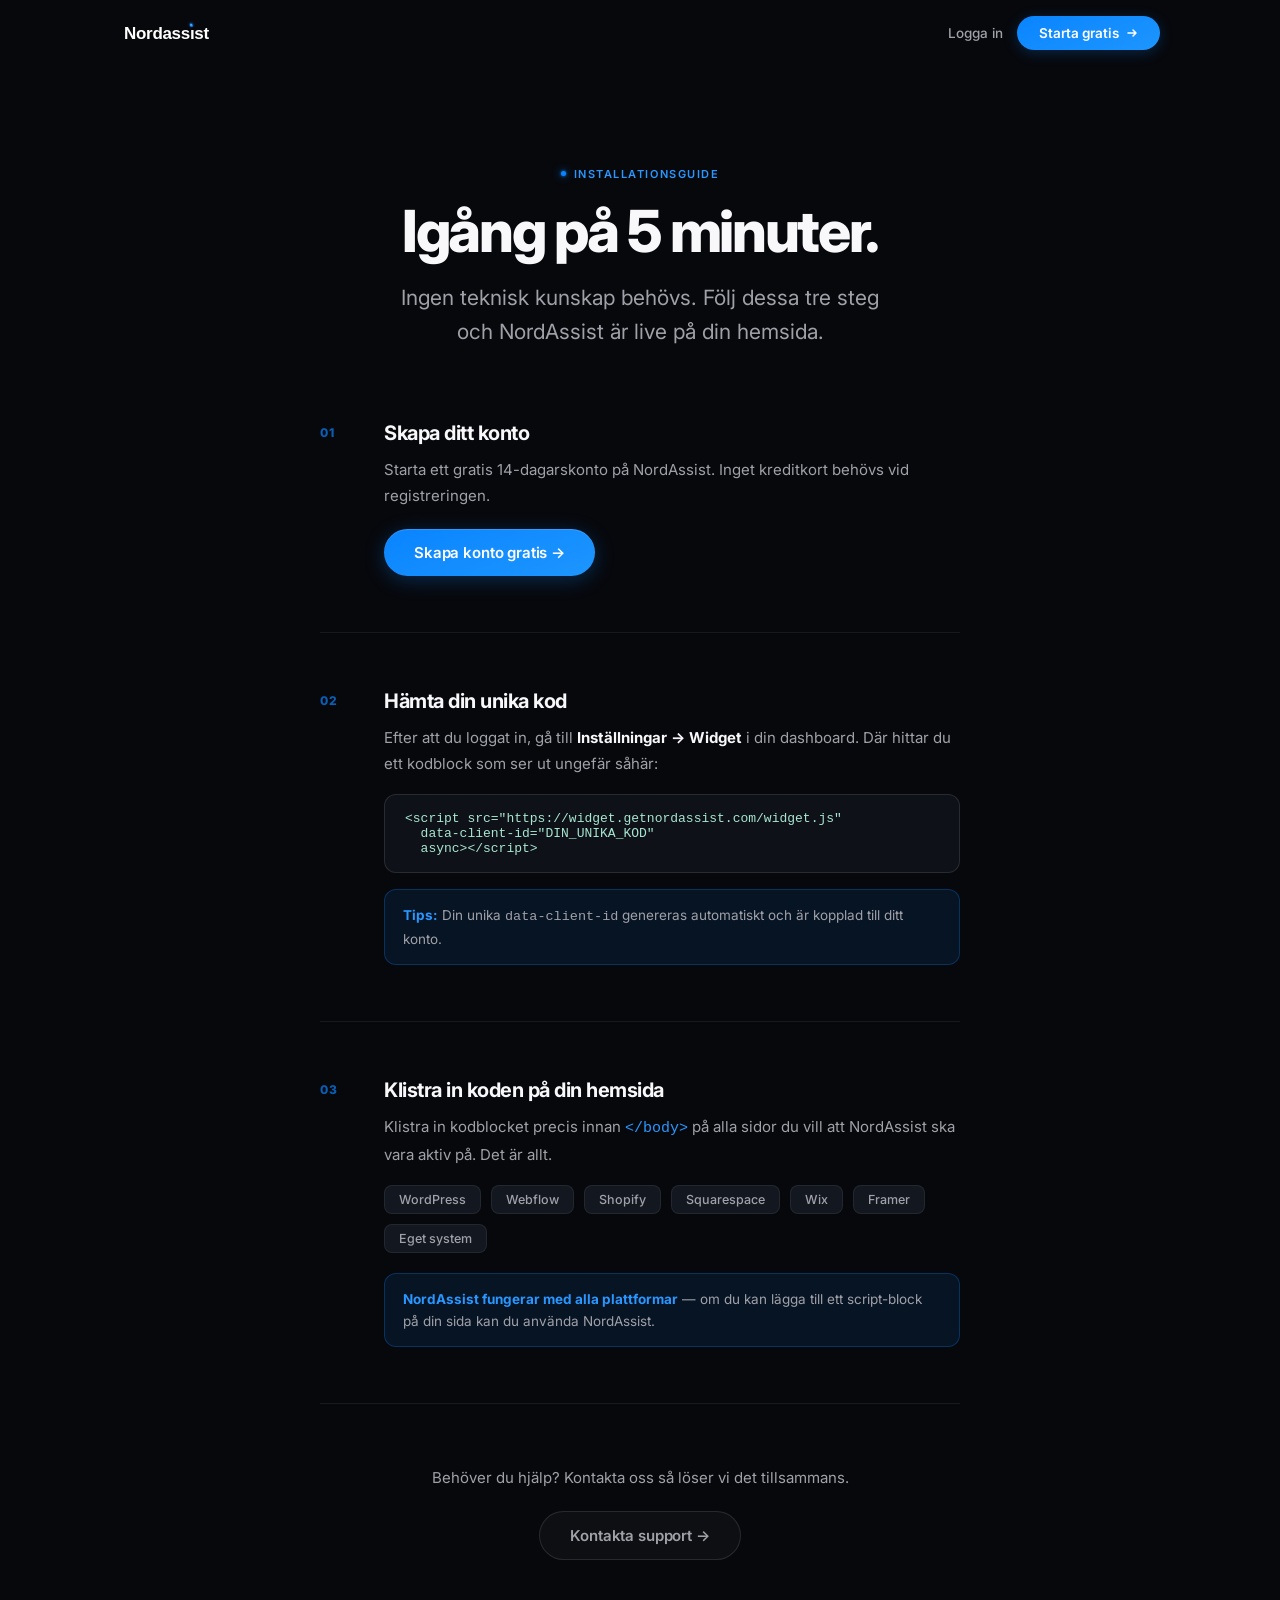
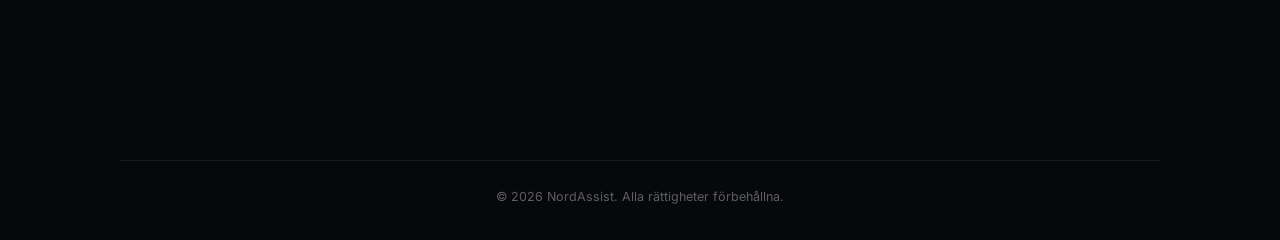
<file: installationsguide.html>
<!DOCTYPE html>
<html lang="sv">
<head>
  <meta charset="UTF-8"/>
  <meta name="viewport" content="width=device-width, initial-scale=1.0"/>
  <title>Installationsguide — NordAssist</title>
  <meta name="description" content="Kom igång med NordAssist på 5 minuter. Steg-för-steg installationsguide."/>
  <link rel="preconnect" href="https://fonts.googleapis.com"/>
  <link rel="preconnect" href="https://fonts.gstatic.com" crossorigin/>
  <link href="https://fonts.googleapis.com/css2?family=Inter:wght@300;400;500;600;700;800&display=swap" rel="stylesheet"/>
  <link rel="stylesheet" href="./style.css?v=25"/>
  <style>
    .page-hero{padding:160px 0 72px;text-align:center}
    .page-hero .eyebrow{justify-content:center;margin-bottom:20px}
    .page-hero .h1{font-size:clamp(34px,5vw,58px);font-weight:800;letter-spacing:-.04em;line-height:1.05;color:var(--text);margin-bottom:20px}
    .page-hero .lead{max-width:480px;margin:0 auto;text-align:center}
    .guide-wrap{max-width:720px;margin:0 auto;padding:0 40px var(--sec)}
    .guide-step{display:flex;gap:32px;margin-bottom:56px;align-items:flex-start}
    .guide-step-num{font-size:12px;font-weight:800;letter-spacing:.12em;color:var(--blue);opacity:.7;flex-shrink:0;width:32px;padding-top:4px}
    .guide-step-body{}
    .guide-step-title{font-size:20px;font-weight:700;letter-spacing:-.025em;color:var(--text);margin-bottom:12px}
    .guide-step-desc{font-size:15px;color:var(--text-2);line-height:1.75;margin-bottom:16px}
    .guide-code{background:var(--bg-float);border:1px solid var(--border-hi);border-radius:12px;padding:16px 20px;font-family:'SF Mono','Fira Code',monospace;font-size:13px;color:#a8e6cf;overflow-x:auto;white-space:pre}
    .guide-note{background:var(--blue-dim);border:1px solid var(--blue-border);border-radius:12px;padding:14px 18px;font-size:13.5px;color:var(--text-2);line-height:1.65;margin-top:16px}
    .guide-note strong{color:var(--blue-2)}
    .guide-divider{height:1px;background:var(--border);margin:16px 0 56px}
    .platform-list{display:flex;flex-wrap:wrap;gap:10px;margin-top:16px}
    .platform-tag{background:var(--surface);border:1px solid var(--border);border-radius:8px;padding:6px 14px;font-size:12.5px;color:var(--text-2);font-weight:500}
    @media(max-width:600px){
      .page-hero{padding:100px 0 48px}
      .guide-wrap{padding:0 20px 64px}
      .guide-step{flex-direction:column;gap:12px}
      .guide-step-num{width:auto}
    }
  </style>
</head>
<body>

<nav id="nav" aria-label="Huvudmeny">
  <div class="w">
    <div class="nav-wrap">
      <a href="/" class="nav-logo" aria-label="NordAssist startsida">
        <img src="./assets/nordassist-logo-v5.svg" alt="NordAssist"/>
      </a>
      <div class="nav-right">
        <a href="https://app.getnordassist.com/login" class="nav-login">Logga in</a>
        <a href="https://app.getnordassist.com/signup" class="nav-cta">
          Starta gratis
          <svg width="12" height="12" viewBox="0 0 12 12" fill="none" aria-hidden="true">
            <path d="M2 6h8M7 3l3 3-3 3" stroke="currentColor" stroke-width="1.5" stroke-linecap="round" stroke-linejoin="round"/>
          </svg>
        </a>
      </div>
    </div>
  </div>
</nav>

<section class="page-hero">
  <div class="w-xs">
    <div class="eyebrow">Installationsguide</div>
    <h1 class="h1">Igång på 5 minuter.</h1>
    <p class="lead">Ingen teknisk kunskap behövs. Följ dessa tre steg och NordAssist är live på din hemsida.</p>
  </div>
</section>

<div class="guide-wrap">

  <div class="guide-step">
    <div class="guide-step-num">01</div>
    <div class="guide-step-body">
      <div class="guide-step-title">Skapa ditt konto</div>
      <div class="guide-step-desc">Starta ett gratis 14-dagarskonto på NordAssist. Inget kreditkort behövs vid registreringen.</div>
      <a href="https://app.getnordassist.com/signup" class="btn btn-primary" style="display:inline-flex;margin-top:4px">
        Skapa konto gratis →
      </a>
    </div>
  </div>

  <div class="guide-divider"></div>

  <div class="guide-step">
    <div class="guide-step-num">02</div>
    <div class="guide-step-body">
      <div class="guide-step-title">Hämta din unika kod</div>
      <div class="guide-step-desc">Efter att du loggat in, gå till <strong style="color:var(--text)">Inställningar → Widget</strong> i din dashboard. Där hittar du ett kodblock som ser ut ungefär såhär:</div>
      <div class="guide-code">&lt;script src="https://widget.getnordassist.com/widget.js"
  data-client-id="DIN_UNIKA_KOD"
  async&gt;&lt;/script&gt;</div>
      <div class="guide-note"><strong>Tips:</strong> Din unika <code>data-client-id</code> genereras automatiskt och är kopplad till ditt konto.</div>
    </div>
  </div>

  <div class="guide-divider"></div>

  <div class="guide-step">
    <div class="guide-step-num">03</div>
    <div class="guide-step-body">
      <div class="guide-step-title">Klistra in koden på din hemsida</div>
      <div class="guide-step-desc">Klistra in kodblocket precis innan <code style="color:var(--blue-2)">&lt;/body&gt;</code> på alla sidor du vill att NordAssist ska vara aktiv på. Det är allt.</div>
      <div class="platform-list">
        <span class="platform-tag">WordPress</span>
        <span class="platform-tag">Webflow</span>
        <span class="platform-tag">Shopify</span>
        <span class="platform-tag">Squarespace</span>
        <span class="platform-tag">Wix</span>
        <span class="platform-tag">Framer</span>
        <span class="platform-tag">Eget system</span>
      </div>
      <div class="guide-note" style="margin-top:20px"><strong>NordAssist fungerar med alla plattformar</strong> — om du kan lägga till ett script-block på din sida kan du använda NordAssist.</div>
    </div>
  </div>

  <div class="guide-divider"></div>

  <div style="text-align:center;padding-top:8px">
    <p style="font-size:15px;color:var(--text-2);margin-bottom:24px">Behöver du hjälp? Kontakta oss så löser vi det tillsammans.</p>
    <a href="mailto:hej@nordassist.ai" class="btn btn-ghost">Kontakta support →</a>
  </div>

</div>

<footer id="footer">
  <div class="w">
    <div class="footer-bottom" style="justify-content:center;border-top:1px solid var(--border);padding-top:28px">
      <span class="footer-copy">© 2026 NordAssist. Alla rättigheter förbehållna.</span>
    </div>
  </div>
</footer>

<script>
  var nav = document.getElementById('nav');
  if (nav) {
    window.addEventListener('scroll', function() {
      nav.classList.toggle('scrolled', window.scrollY > 40);
    }, { passive: true });
  }
</script>
</body>
</html>
</file>
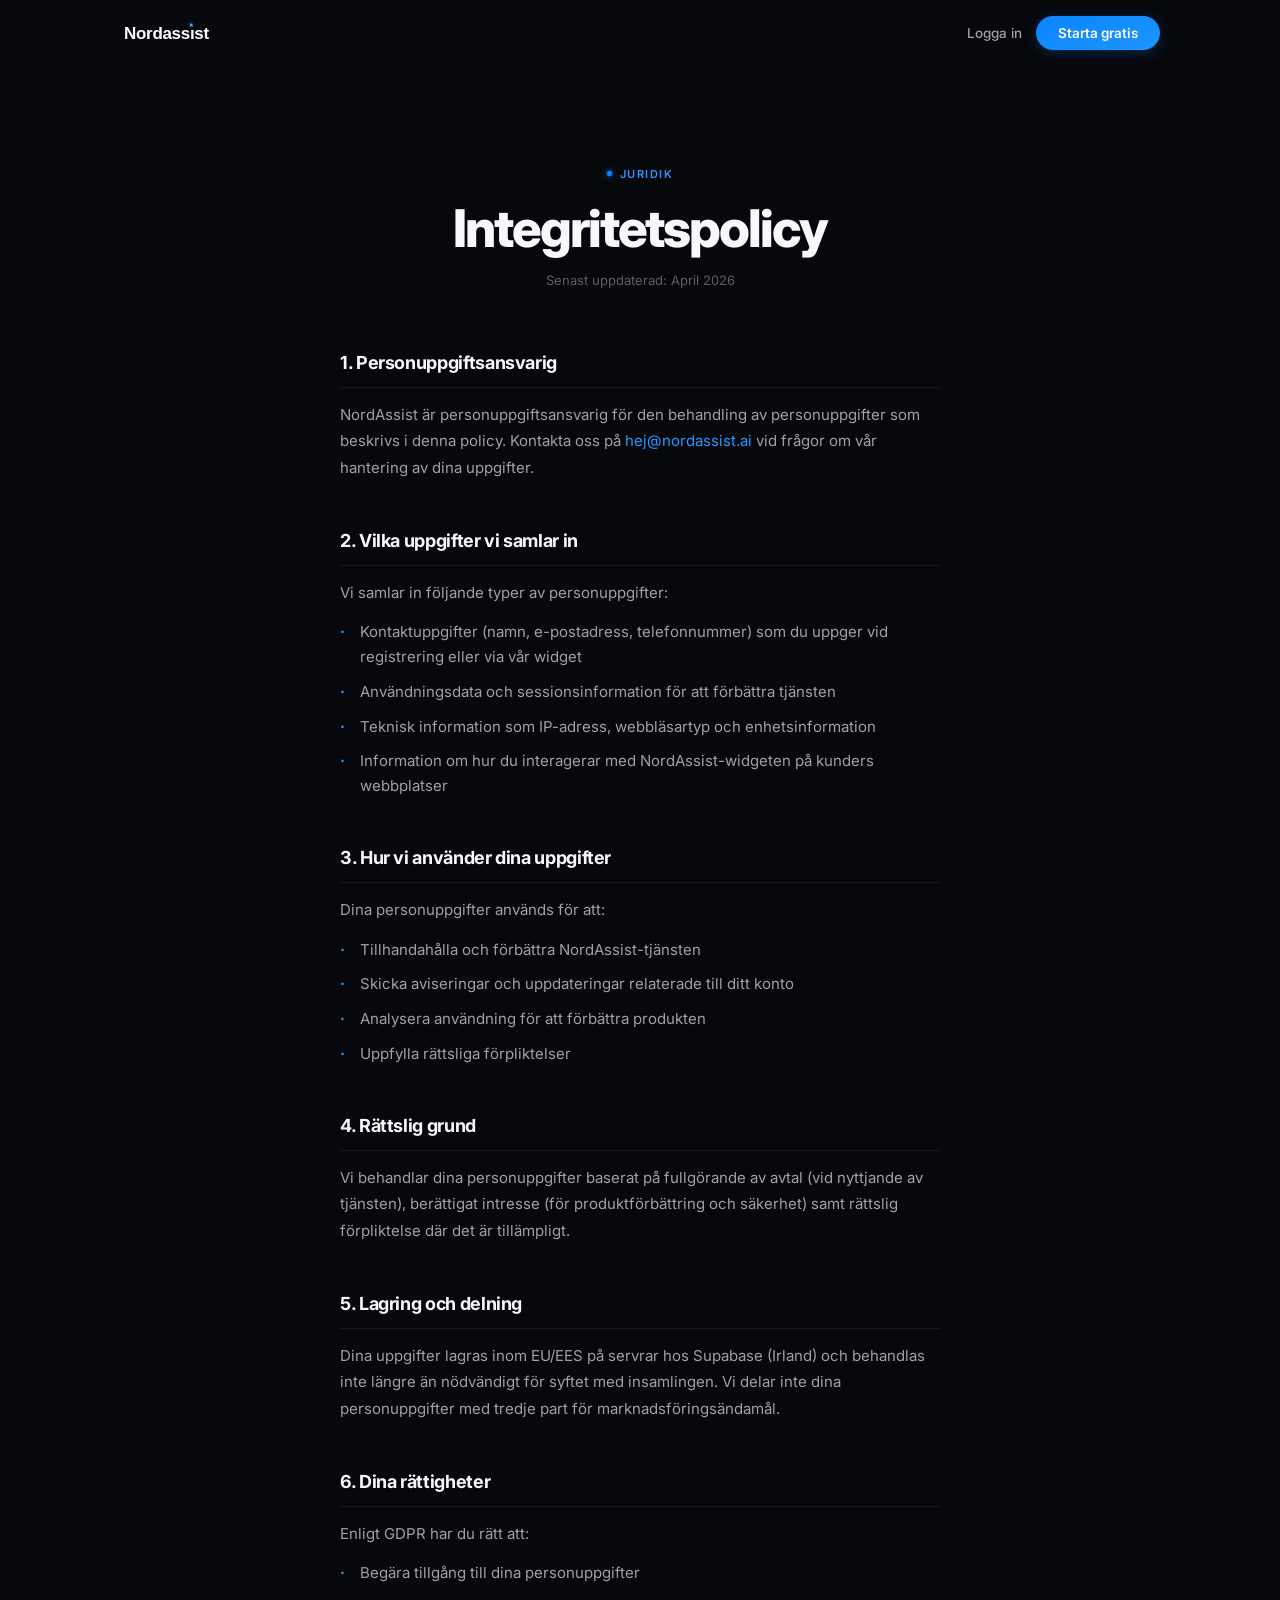
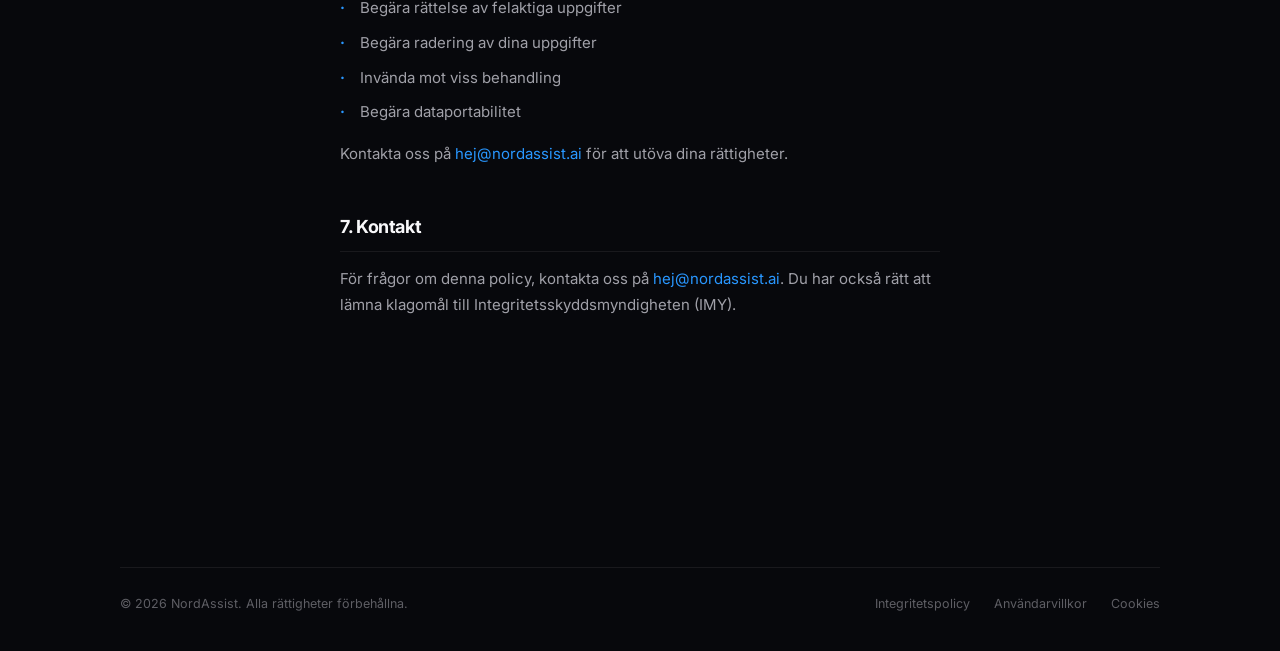
<file: integritetspolicy.html>
<!DOCTYPE html>
<html lang="sv">
<head>
  <meta charset="UTF-8"/>
  <meta name="viewport" content="width=device-width, initial-scale=1.0"/>
  <title>Integritetspolicy — NordAssist</title>
  <link rel="preconnect" href="https://fonts.googleapis.com"/>
  <link rel="preconnect" href="https://fonts.gstatic.com" crossorigin/>
  <link href="https://fonts.googleapis.com/css2?family=Inter:wght@300;400;500;600;700;800&display=swap" rel="stylesheet"/>
  <link rel="stylesheet" href="./style.css?v=25"/>
  <style>
    .policy-hero{padding:160px 0 64px;text-align:center}
    .policy-hero .eyebrow{justify-content:center;margin-bottom:20px}
    .policy-hero .h1{font-size:clamp(30px,4.5vw,52px);font-weight:800;letter-spacing:-.04em;line-height:1.06;color:var(--text);margin-bottom:16px}
    .policy-meta{font-size:13px;color:var(--text-3)}
    .policy-body{max-width:680px;margin:0 auto;padding:0 40px var(--sec)}
    .policy-section{margin-bottom:48px}
    .policy-h2{font-size:18px;font-weight:700;letter-spacing:-.02em;color:var(--text);margin-bottom:14px;padding-bottom:14px;border-bottom:1px solid var(--border)}
    .policy-p{font-size:15px;color:var(--text-2);line-height:1.78;margin-bottom:14px}
    .policy-p:last-child{margin-bottom:0}
    .policy-ul{list-style:none;display:flex;flex-direction:column;gap:10px;margin-bottom:16px}
    .policy-ul li{font-size:15px;color:var(--text-2);line-height:1.65;padding-left:20px;position:relative}
    .policy-ul li::before{content:'·';position:absolute;left:0;color:var(--blue-2);font-weight:700}
    @media(max-width:600px){
      .policy-hero{padding:100px 0 48px}
      .policy-body{padding:0 20px 64px}
    }
  </style>
</head>
<body>

<nav id="nav" aria-label="Huvudmeny">
  <div class="w">
    <div class="nav-wrap">
      <a href="/" class="nav-logo" aria-label="NordAssist startsida">
        <img src="./assets/nordassist-logo-v5.svg" alt="NordAssist"/>
      </a>
      <div class="nav-right">
        <a href="https://app.getnordassist.com/login" class="nav-login">Logga in</a>
        <a href="https://app.getnordassist.com/signup" class="nav-cta">Starta gratis</a>
      </div>
    </div>
  </div>
</nav>

<section class="policy-hero">
  <div class="w-xs">
    <div class="eyebrow">Juridik</div>
    <h1 class="h1">Integritetspolicy</h1>
    <p class="policy-meta">Senast uppdaterad: April 2026</p>
  </div>
</section>

<div class="policy-body">

  <div class="policy-section">
    <h2 class="policy-h2">1. Personuppgiftsansvarig</h2>
    <p class="policy-p">NordAssist är personuppgiftsansvarig för den behandling av personuppgifter som beskrivs i denna policy. Kontakta oss på <a href="mailto:hej@nordassist.ai" style="color:var(--blue-2)">hej@nordassist.ai</a> vid frågor om vår hantering av dina uppgifter.</p>
  </div>

  <div class="policy-section">
    <h2 class="policy-h2">2. Vilka uppgifter vi samlar in</h2>
    <p class="policy-p">Vi samlar in följande typer av personuppgifter:</p>
    <ul class="policy-ul">
      <li>Kontaktuppgifter (namn, e-postadress, telefonnummer) som du uppger vid registrering eller via vår widget</li>
      <li>Användningsdata och sessionsinformation för att förbättra tjänsten</li>
      <li>Teknisk information som IP-adress, webbläsartyp och enhetsinformation</li>
      <li>Information om hur du interagerar med NordAssist-widgeten på kunders webbplatser</li>
    </ul>
  </div>

  <div class="policy-section">
    <h2 class="policy-h2">3. Hur vi använder dina uppgifter</h2>
    <p class="policy-p">Dina personuppgifter används för att:</p>
    <ul class="policy-ul">
      <li>Tillhandahålla och förbättra NordAssist-tjänsten</li>
      <li>Skicka aviseringar och uppdateringar relaterade till ditt konto</li>
      <li>Analysera användning för att förbättra produkten</li>
      <li>Uppfylla rättsliga förpliktelser</li>
    </ul>
  </div>

  <div class="policy-section">
    <h2 class="policy-h2">4. Rättslig grund</h2>
    <p class="policy-p">Vi behandlar dina personuppgifter baserat på fullgörande av avtal (vid nyttjande av tjänsten), berättigat intresse (för produktförbättring och säkerhet) samt rättslig förpliktelse där det är tillämpligt.</p>
  </div>

  <div class="policy-section">
    <h2 class="policy-h2">5. Lagring och delning</h2>
    <p class="policy-p">Dina uppgifter lagras inom EU/EES på servrar hos Supabase (Irland) och behandlas inte längre än nödvändigt för syftet med insamlingen. Vi delar inte dina personuppgifter med tredje part för marknadsföringsändamål.</p>
  </div>

  <div class="policy-section">
    <h2 class="policy-h2">6. Dina rättigheter</h2>
    <p class="policy-p">Enligt GDPR har du rätt att:</p>
    <ul class="policy-ul">
      <li>Begära tillgång till dina personuppgifter</li>
      <li>Begära rättelse av felaktiga uppgifter</li>
      <li>Begära radering av dina uppgifter</li>
      <li>Invända mot viss behandling</li>
      <li>Begära dataportabilitet</li>
    </ul>
    <p class="policy-p">Kontakta oss på <a href="mailto:hej@nordassist.ai" style="color:var(--blue-2)">hej@nordassist.ai</a> för att utöva dina rättigheter.</p>
  </div>

  <div class="policy-section">
    <h2 class="policy-h2">7. Kontakt</h2>
    <p class="policy-p">För frågor om denna policy, kontakta oss på <a href="mailto:hej@nordassist.ai" style="color:var(--blue-2)">hej@nordassist.ai</a>. Du har också rätt att lämna klagomål till Integritetsskyddsmyndigheten (IMY).</p>
  </div>

</div>

<footer id="footer">
  <div class="w">
    <div class="footer-bottom" style="border-top:1px solid var(--border);padding-top:28px">
      <span class="footer-copy">© 2026 NordAssist. Alla rättigheter förbehållna.</span>
      <div class="footer-legal">
        <a href="/integritetspolicy.html">Integritetspolicy</a>
        <a href="/anvandarvillkor.html">Användarvillkor</a>
        <a href="/cookies.html">Cookies</a>
      </div>
    </div>
  </div>
</footer>

<script>
  var nav = document.getElementById('nav');
  if (nav) {
    window.addEventListener('scroll', function() {
      nav.classList.toggle('scrolled', window.scrollY > 40);
    }, { passive: true });
  }
</script>
</body>
</html>
</file>
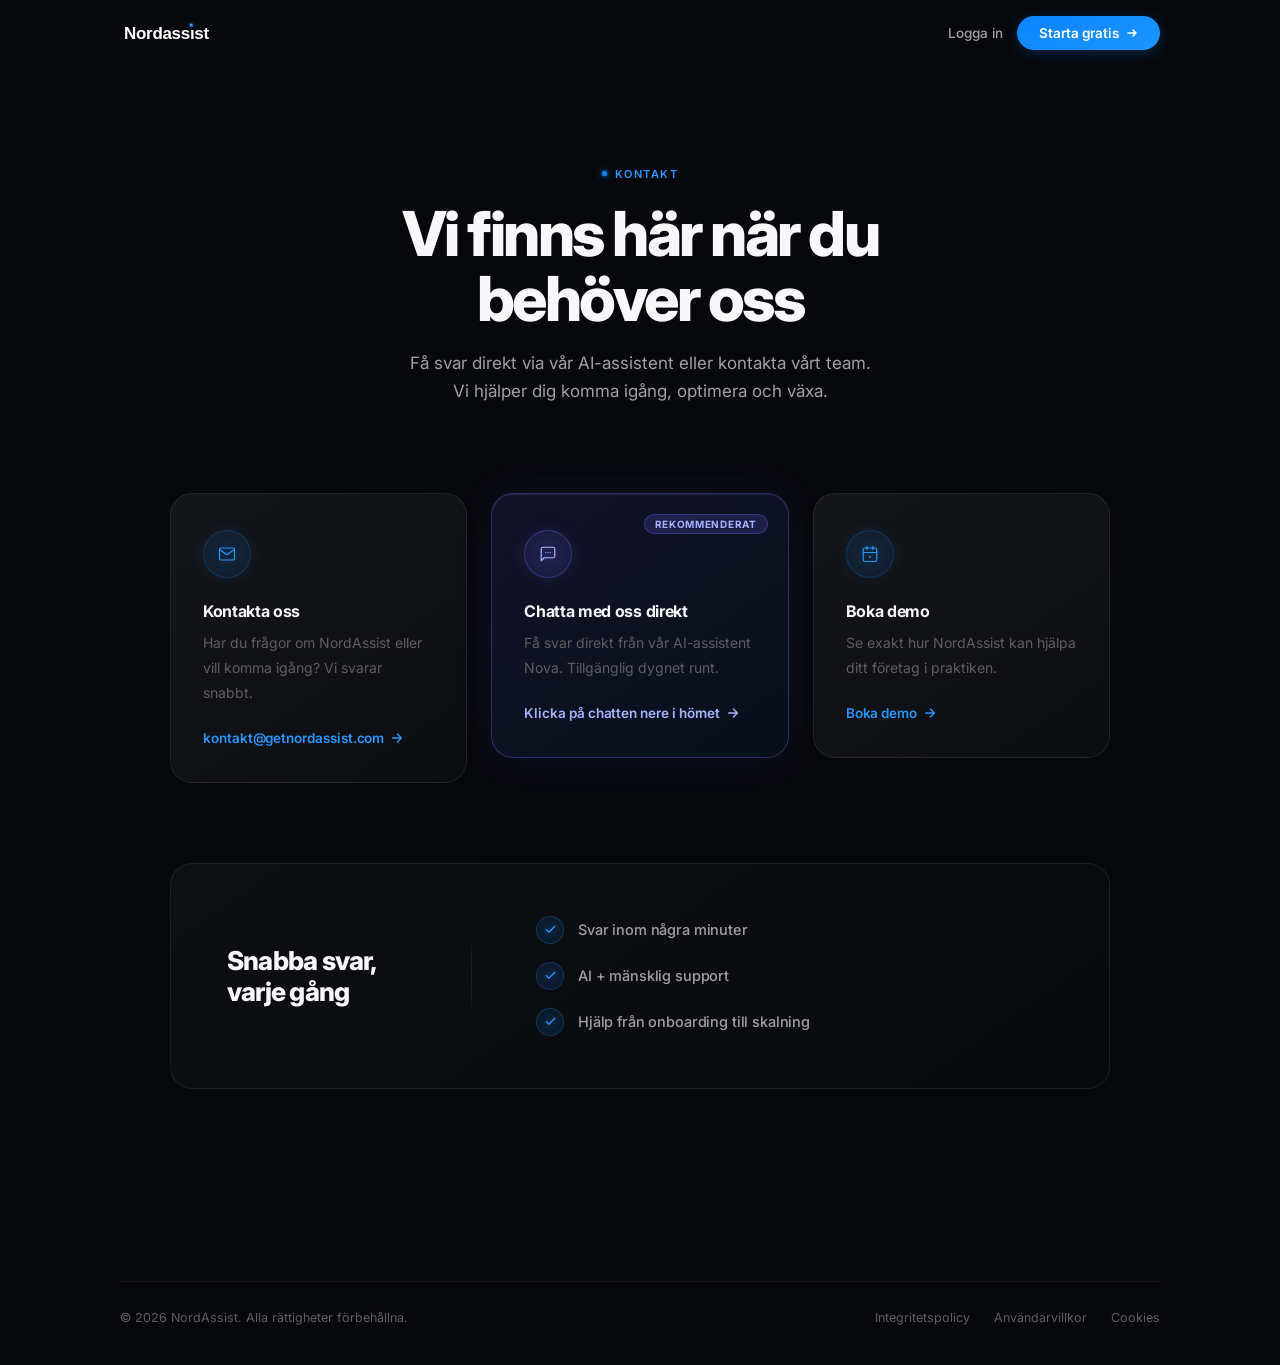
<file: kontakt.html>
<!DOCTYPE html>
<html lang="sv">
<head>
  <meta charset="UTF-8"/>
  <meta name="viewport" content="width=device-width, initial-scale=1.0"/>
  <title>Kontakt — NordAssist</title>
  <meta name="description" content="Kontakta NordAssist — snabb support, AI-assistent och demo. Vi finns här när du behöver oss."/>
  <link rel="preconnect" href="https://fonts.googleapis.com"/>
  <link rel="preconnect" href="https://fonts.gstatic.com" crossorigin/>
  <link href="https://fonts.googleapis.com/css2?family=Inter:wght@300;400;500;600;700;800&display=swap" rel="stylesheet"/>
  <link rel="stylesheet" href="./style.css?v=25"/>
  <style>

    /* ── Page hero ── */
    .page-hero {
      padding: 160px 0 88px;
      text-align: center;
    }
    .page-hero .eyebrow { justify-content: center; margin-bottom: 20px }
    .page-hero .h1 {
      font-size: clamp(36px, 5vw, 62px);
      font-weight: 800;
      letter-spacing: -.04em;
      line-height: 1.05;
      color: var(--text);
      margin-bottom: 18px;
    }
    .page-hero .lead {
      max-width: 480px;
      margin: 0 auto;
      text-align: center;
      font-size: 17px;
      line-height: 1.65;
    }

    /* ── Contact grid ── */
    .contact-section {
      max-width: 1020px;
      margin: 0 auto;
      padding: 0 40px 80px;
    }
    .contact-grid {
      display: grid;
      grid-template-columns: repeat(3, 1fr);
      gap: 24px;
      align-items: start;
    }

    /* ── Contact card ── */
    .contact-card {
      background: linear-gradient(145deg, rgba(255,255,255,0.058) 0%, rgba(255,255,255,0.022) 100%);
      border: 1px solid rgba(255,255,255,0.08);
      border-radius: 22px;
      padding: 36px 32px;
      display: flex;
      flex-direction: column;
      cursor: default;
      transition: transform .3s ease, box-shadow .3s ease, border-color .3s ease;
      position: relative;
      overflow: hidden;
    }
    .contact-card::before {
      content: '';
      position: absolute;
      inset: 0;
      border-radius: 22px;
      background: radial-gradient(ellipse at 20% 0%, rgba(10,132,255,0.07) 0%, transparent 65%);
      opacity: 0;
      transition: opacity .35s ease;
      pointer-events: none;
    }
    .contact-card:hover {
      transform: translateY(-6px);
      box-shadow: 0 0 25px rgba(0,140,255,0.14), 0 24px 64px rgba(0,0,0,0.40), 0 0 0 1px rgba(41,151,255,0.20);
      border-color: rgba(41,151,255,0.28);
    }
    .contact-card:hover::before { opacity: 1 }

    /* ── Featured card (card 2) ── */
    .contact-card--featured {
      background: linear-gradient(145deg, rgba(108,99,255,0.12) 0%, rgba(10,132,255,0.06) 100%);
      border-color: rgba(108,99,255,0.35);
      box-shadow: 0 0 40px rgba(108,99,255,0.10), inset 0 1px 0 rgba(255,255,255,0.06);
    }
    .contact-card--featured::before {
      background: radial-gradient(ellipse at 30% 0%, rgba(108,99,255,0.15) 0%, transparent 65%);
    }
    .contact-card--featured:hover {
      transform: translateY(-8px);
      box-shadow: 0 0 50px rgba(108,99,255,0.22), 0 28px 64px rgba(0,0,0,0.45), 0 0 0 1px rgba(108,99,255,0.45);
      border-color: rgba(108,99,255,0.55);
    }
    .contact-card--featured:hover::before { opacity: 1 }

    /* ── Badge ── */
    .contact-badge {
      position: absolute;
      top: 20px;
      right: 20px;
      font-size: 10px;
      font-weight: 700;
      letter-spacing: .07em;
      text-transform: uppercase;
      color: #a5b4fc;
      background: rgba(108,99,255,0.18);
      border: 1px solid rgba(108,99,255,0.35);
      border-radius: 100px;
      padding: 3px 10px;
    }

    /* ── Icon circle ── */
    .contact-icon {
      width: 48px;
      height: 48px;
      border-radius: 50%;
      background: radial-gradient(circle, rgba(10,132,255,0.18) 0%, rgba(10,132,255,0.06) 100%);
      border: 1px solid rgba(10,132,255,0.25);
      display: flex;
      align-items: center;
      justify-content: center;
      margin-bottom: 24px;
      flex-shrink: 0;
      box-shadow: 0 0 16px rgba(10,132,255,0.10);
      transition: box-shadow .3s ease, transform .3s ease, border-color .3s ease;
    }
    .contact-card--featured .contact-icon {
      background: radial-gradient(circle, rgba(108,99,255,0.22) 0%, rgba(108,99,255,0.08) 100%);
      border-color: rgba(108,99,255,0.35);
      box-shadow: 0 0 16px rgba(108,99,255,0.15);
    }
    .contact-card:hover .contact-icon {
      box-shadow: 0 0 28px rgba(10,132,255,0.35), 0 0 0 1px rgba(41,151,255,0.30);
      transform: scale(1.10);
      border-color: rgba(41,151,255,0.50);
    }
    .contact-card--featured:hover .contact-icon {
      box-shadow: 0 0 32px rgba(108,99,255,0.45), 0 0 0 1px rgba(108,99,255,0.50);
      border-color: rgba(108,99,255,0.60);
    }
    .contact-icon svg {
      width: 18px;
      height: 18px;
      color: var(--blue-2);
      transition: color .3s ease;
    }
    .contact-card--featured .contact-icon svg { color: #a5b4fc }
    .contact-card:hover .contact-icon svg { color: #60baff }
    .contact-card--featured:hover .contact-icon svg { color: #c4bfff }

    /* ── Card text ── */
    .contact-card-title {
      font-size: 16px;
      font-weight: 700;
      color: var(--text);
      margin-bottom: 10px;
      letter-spacing: -.02em;
      line-height: 1.2;
    }
    .contact-card-desc {
      font-size: 14px;
      color: var(--text-3);
      line-height: 1.78;
      flex: 1;
      margin-bottom: 0;
    }

    /* ── Card action ── */
    .contact-card-action {
      margin-top: 24px;
      display: inline-flex;
      align-items: center;
      gap: 6px;
      font-size: 13.5px;
      font-weight: 600;
      color: var(--blue-2);
      text-decoration: none;
      transition: color .2s ease, gap .2s ease, text-shadow .2s ease;
      letter-spacing: -.005em;
    }
    .contact-card--featured .contact-card-action { color: #a5b4fc }
    .contact-card-action:hover { color: #fff; gap: 9px }
    .contact-card--featured .contact-card-action:hover { color: #fff; text-shadow: 0 0 14px rgba(165,180,252,0.55) }
    .contact-card-action svg {
      width: 14px;
      height: 14px;
      flex-shrink: 0;
      transition: transform .22s ease;
    }
    .contact-card-action:hover svg { transform: translateX(2px) }

    /* ── Trust section ── */
    .trust-section {
      max-width: 1020px;
      margin: 0 auto;
      padding: 0 40px 120px;
    }
    .trust-inner {
      background: linear-gradient(145deg, rgba(255,255,255,0.032) 0%, rgba(255,255,255,0.012) 100%);
      border: 1px solid rgba(255,255,255,0.07);
      border-radius: 22px;
      padding: 52px 56px;
      display: flex;
      align-items: center;
      gap: 64px;
    }
    .trust-heading {
      font-size: clamp(20px, 2.5vw, 26px);
      font-weight: 800;
      letter-spacing: -.03em;
      line-height: 1.2;
      color: var(--text);
      flex-shrink: 0;
      min-width: 180px;
    }
    .trust-divider {
      width: 1px;
      height: 80px;
      background: linear-gradient(to bottom, transparent, rgba(255,255,255,0.10), transparent);
      flex-shrink: 0;
    }
    .trust-items {
      display: flex;
      flex-direction: column;
      gap: 18px;
      flex: 1;
    }
    .trust-item {
      display: flex;
      align-items: center;
      gap: 14px;
    }
    .trust-dot {
      width: 28px;
      height: 28px;
      border-radius: 50%;
      background: radial-gradient(circle, rgba(10,132,255,0.20) 0%, rgba(10,132,255,0.06) 100%);
      border: 1px solid rgba(10,132,255,0.28);
      display: flex;
      align-items: center;
      justify-content: center;
      flex-shrink: 0;
    }
    .trust-dot svg {
      width: 13px;
      height: 13px;
      color: var(--blue-2);
    }
    .trust-item-text {
      font-size: 14.5px;
      color: var(--text-2);
      font-weight: 500;
      letter-spacing: -.01em;
    }

    @keyframes fadeInUp{from{opacity:0;transform:translateY(16px)}to{opacity:1;transform:translateY(0)}}
    .fi{opacity:0;animation:fadeInUp .7s ease forwards}
    .fi-1{animation-delay:.05s}
    .fi-2{animation-delay:.18s}
    .fi-3{animation-delay:.3s}
    .fi-4{animation-delay:.42s}
    .fi-5{animation-delay:.52s}

    /* ── Responsive ── */
    @media (max-width: 900px) {
      .contact-grid { grid-template-columns: repeat(2, 1fr) }
      .trust-inner { flex-direction: column; gap: 32px; padding: 40px 36px }
      .trust-divider { width: 64px; height: 1px; background: linear-gradient(to right, transparent, rgba(255,255,255,0.10), transparent) }
    }
    @media (max-width: 600px) {
      .page-hero { padding: 100px 0 60px }
      .contact-section { padding: 0 20px 56px }
      .contact-grid { grid-template-columns: 1fr; gap: 14px }
      .contact-card { padding: 28px 24px }
      .trust-section { padding: 0 20px 80px }
      .trust-inner { padding: 32px 24px }
    }

  </style>
</head>
<body>

<nav id="nav" aria-label="Huvudmeny">
  <div class="w">
    <div class="nav-wrap">
      <a href="/" class="nav-logo" aria-label="NordAssist startsida">
        <img src="./assets/nordassist-logo-v5.svg" alt="NordAssist"/>
      </a>
      <div class="nav-right">
        <a href="https://app.getnordassist.com/login" class="nav-login">Logga in</a>
        <a href="https://app.getnordassist.com/signup" class="nav-cta">
          Starta gratis
          <svg width="12" height="12" viewBox="0 0 12 12" fill="none" aria-hidden="true">
            <path d="M2 6h8M7 3l3 3-3 3" stroke="currentColor" stroke-width="1.5" stroke-linecap="round" stroke-linejoin="round"/>
          </svg>
        </a>
      </div>
    </div>
  </div>
</nav>

<!-- ── Hero ── -->
<section class="page-hero">
  <div class="w-xs">
    <div class="eyebrow fi fi-1">Kontakt</div>
    <h1 class="h1 fi fi-2">Vi finns här när du behöver oss</h1>
    <p class="lead fi fi-3">Få svar direkt via vår AI-assistent eller kontakta vårt team. Vi hjälper dig komma igång, optimera och växa.</p>
  </div>
</section>

<!-- ── Cards ── -->
<div class="contact-section fi fi-4">
  <div class="contact-grid">

    <!-- Card 1: E-post -->
    <div class="contact-card">
      <div class="contact-icon">
        <svg viewBox="0 0 24 24" fill="none" stroke="currentColor" stroke-width="1.6" stroke-linecap="round" stroke-linejoin="round">
          <path d="M4 4h16c1.1 0 2 .9 2 2v12c0 1.1-.9 2-2 2H4c-1.1 0-2-.9-2-2V6c0-1.1.9-2 2-2z"/>
          <polyline points="22,6 12,13 2,6"/>
        </svg>
      </div>
      <div class="contact-card-title">Kontakta oss</div>
      <div class="contact-card-desc">Har du frågor om NordAssist eller vill komma igång? Vi svarar snabbt.</div>
      <a href="mailto:kontakt@getnordassist.com" class="contact-card-action">
        kontakt@getnordassist.com
        <svg viewBox="0 0 16 16" fill="none" aria-hidden="true">
          <path d="M3 8h10M8.5 3.5L13 8l-4.5 4.5" stroke="currentColor" stroke-width="1.6" stroke-linecap="round" stroke-linejoin="round"/>
        </svg>
      </a>
    </div>

    <!-- Card 2: Chat (featured) -->
    <div class="contact-card contact-card--featured">
      <span class="contact-badge">Rekommenderat</span>
      <div class="contact-icon">
        <svg viewBox="0 0 24 24" fill="none" stroke="currentColor" stroke-width="1.6" stroke-linecap="round" stroke-linejoin="round">
          <path d="M21 15a2 2 0 0 1-2 2H7l-4 4V5a2 2 0 0 1 2-2h14a2 2 0 0 1 2 2z"/>
          <circle cx="9" cy="10" r="0.8" fill="currentColor" stroke="none"/>
          <circle cx="12" cy="10" r="0.8" fill="currentColor" stroke="none"/>
          <circle cx="15" cy="10" r="0.8" fill="currentColor" stroke="none"/>
        </svg>
      </div>
      <div class="contact-card-title">Chatta med oss direkt</div>
      <div class="contact-card-desc">Få svar direkt från vår AI-assistent Nova. Tillgänglig dygnet runt.</div>
      <a href="#" onclick="return false;" class="contact-card-action" style="cursor:default;">
        Klicka på chatten nere i hörnet
        <svg viewBox="0 0 16 16" fill="none" aria-hidden="true">
          <path d="M3 8h10M8.5 3.5L13 8l-4.5 4.5" stroke="currentColor" stroke-width="1.6" stroke-linecap="round" stroke-linejoin="round"/>
        </svg>
      </a>
    </div>

    <!-- Card 3: Demo -->
    <div class="contact-card">
      <div class="contact-icon">
        <svg viewBox="0 0 24 24" fill="none" stroke="currentColor" stroke-width="1.6" stroke-linecap="round" stroke-linejoin="round">
          <rect x="3" y="4" width="18" height="18" rx="2.5"/>
          <line x1="16" y1="2" x2="16" y2="6"/>
          <line x1="8"  y1="2" x2="8"  y2="6"/>
          <line x1="3"  y1="10" x2="21" y2="10"/>
          <circle cx="12" cy="16" r="1.2" fill="currentColor" stroke="none"/>
        </svg>
      </div>
      <div class="contact-card-title">Boka demo</div>
      <div class="contact-card-desc">Se exakt hur NordAssist kan hjälpa ditt företag i praktiken.</div>
      <a href="mailto:kontakt@getnordassist.com?subject=Boka demo" class="contact-card-action">
        Boka demo
        <svg viewBox="0 0 16 16" fill="none" aria-hidden="true">
          <path d="M3 8h10M8.5 3.5L13 8l-4.5 4.5" stroke="currentColor" stroke-width="1.6" stroke-linecap="round" stroke-linejoin="round"/>
        </svg>
      </a>
    </div>

  </div>
</div>

<!-- ── Trust section ── -->
<div class="trust-section fi fi-5">
  <div class="trust-inner">
    <div class="trust-heading">Snabba svar,<br>varje gång</div>
    <div class="trust-divider"></div>
    <div class="trust-items">
      <div class="trust-item">
        <div class="trust-dot">
          <svg viewBox="0 0 24 24" fill="none" stroke="currentColor" stroke-width="2.2" stroke-linecap="round" stroke-linejoin="round">
            <polyline points="20 6 9 17 4 12"/>
          </svg>
        </div>
        <span class="trust-item-text">Svar inom några minuter</span>
      </div>
      <div class="trust-item">
        <div class="trust-dot">
          <svg viewBox="0 0 24 24" fill="none" stroke="currentColor" stroke-width="2.2" stroke-linecap="round" stroke-linejoin="round">
            <polyline points="20 6 9 17 4 12"/>
          </svg>
        </div>
        <span class="trust-item-text">AI + mänsklig support</span>
      </div>
      <div class="trust-item">
        <div class="trust-dot">
          <svg viewBox="0 0 24 24" fill="none" stroke="currentColor" stroke-width="2.2" stroke-linecap="round" stroke-linejoin="round">
            <polyline points="20 6 9 17 4 12"/>
          </svg>
        </div>
        <span class="trust-item-text">Hjälp från onboarding till skalning</span>
      </div>
    </div>
  </div>
</div>


<footer id="footer">
  <div class="w">
    <div class="footer-bottom" style="border-top:1px solid var(--border);padding-top:28px">
      <span class="footer-copy">© 2026 NordAssist. Alla rättigheter förbehållna.</span>
      <div class="footer-legal">
        <a href="/integritetspolicy.html">Integritetspolicy</a>
        <a href="/anvandarvillkor.html">Användarvillkor</a>
        <a href="/cookies.html">Cookies</a>
      </div>
    </div>
  </div>
</footer>

<script>
  var nav = document.getElementById('nav');
  if (nav) {
    window.addEventListener('scroll', function() {
      nav.classList.toggle('scrolled', window.scrollY > 40);
    }, { passive: true });
  }
</script>

<!-- ── NordAssist Widget ── -->
<script>
  window.NordAssistConfig = {
    clientId: 'nordassist-internal',
    dashboardUrl: 'https://app.getnordassist.com',
    voiceEnabled: true,
  };
</script>
<script src="https://app.getnordassist.com/clients.js"></script>
<script src="https://app.getnordassist.com/widget.js" defer></script>
</body>
</html>
</file>
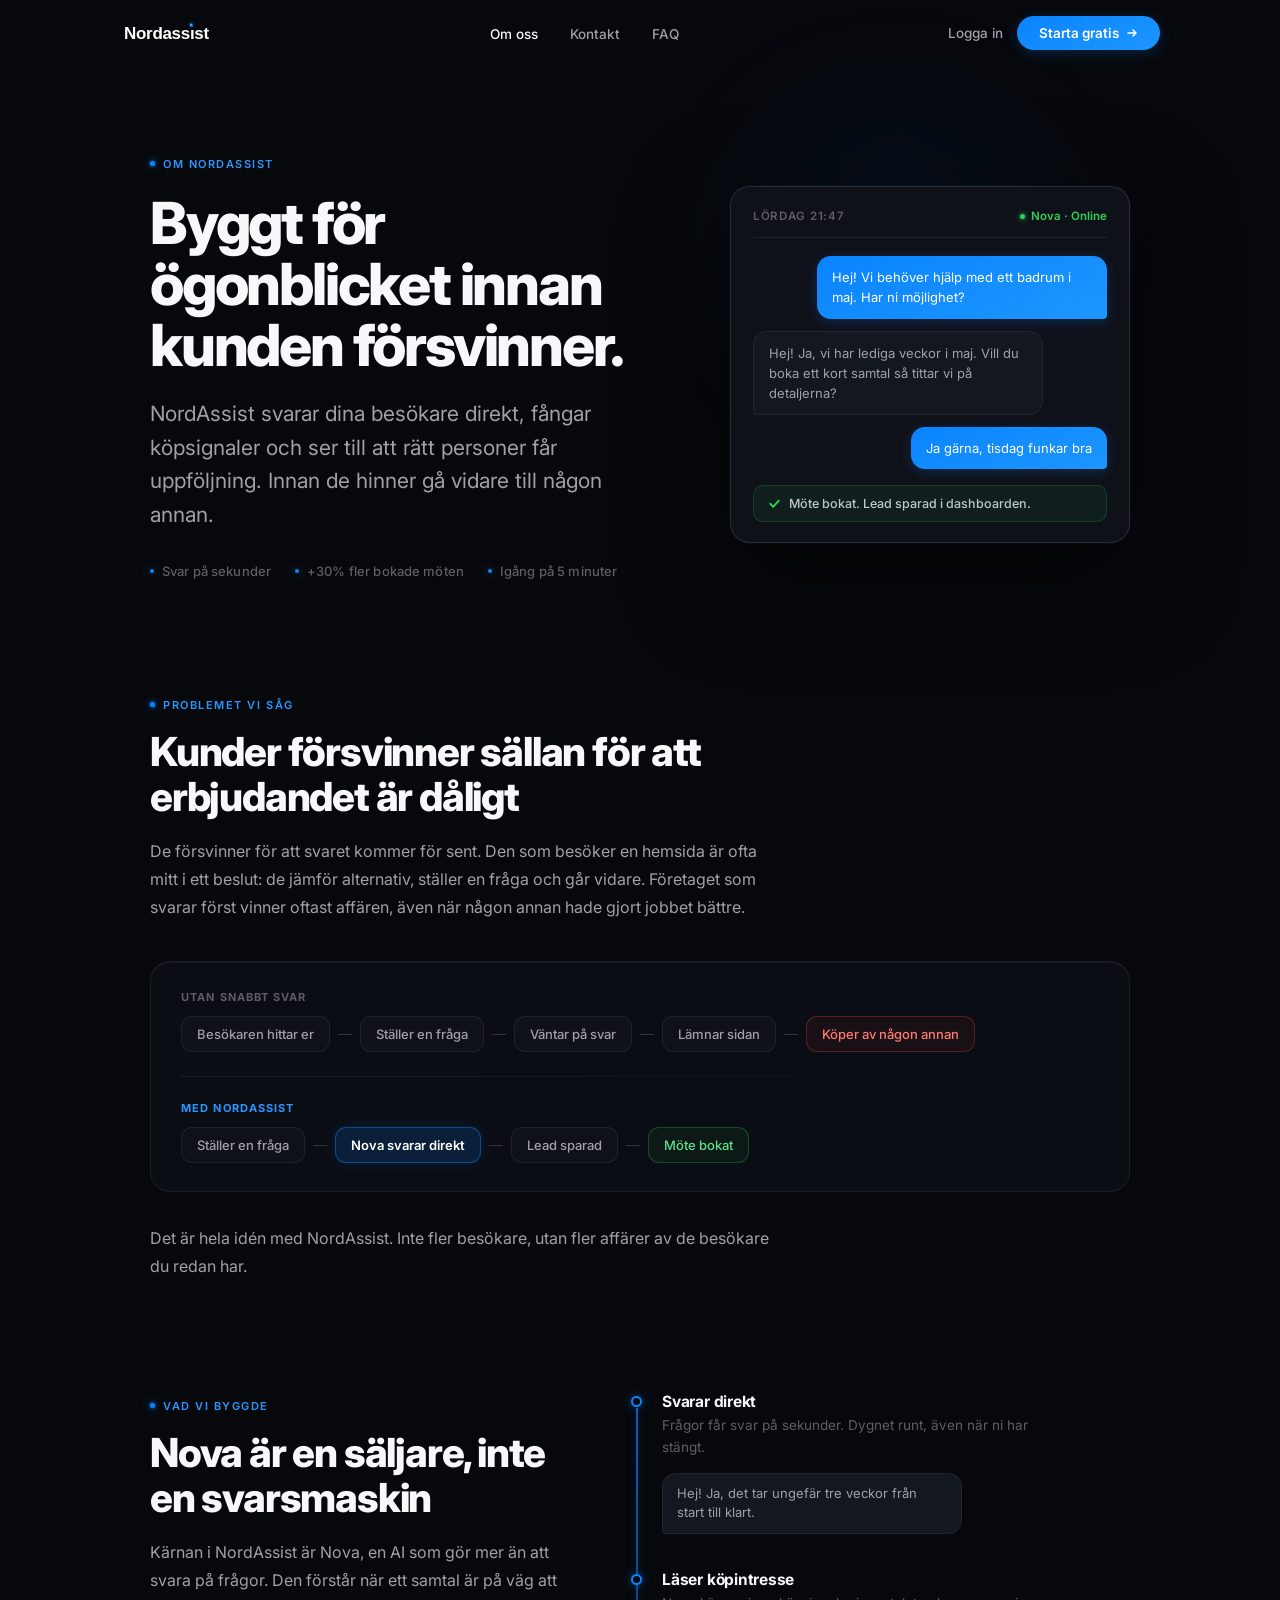
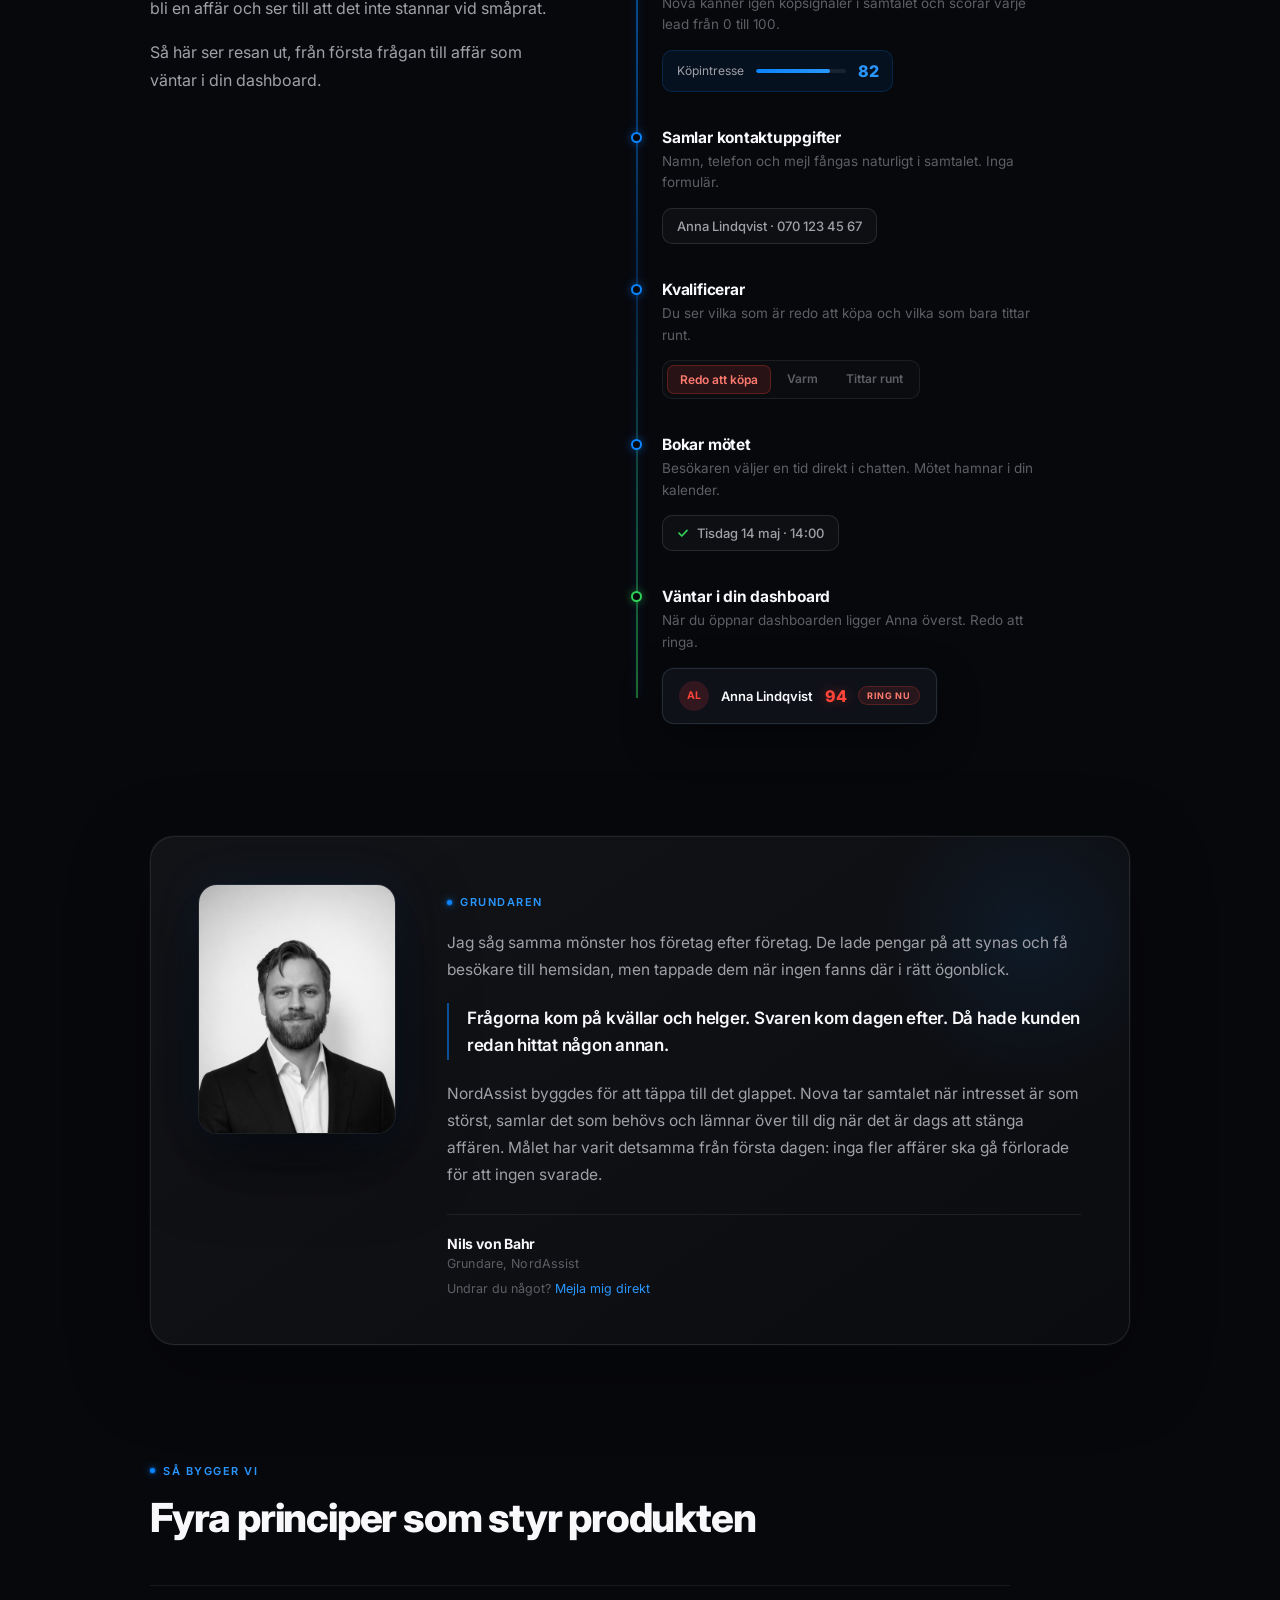
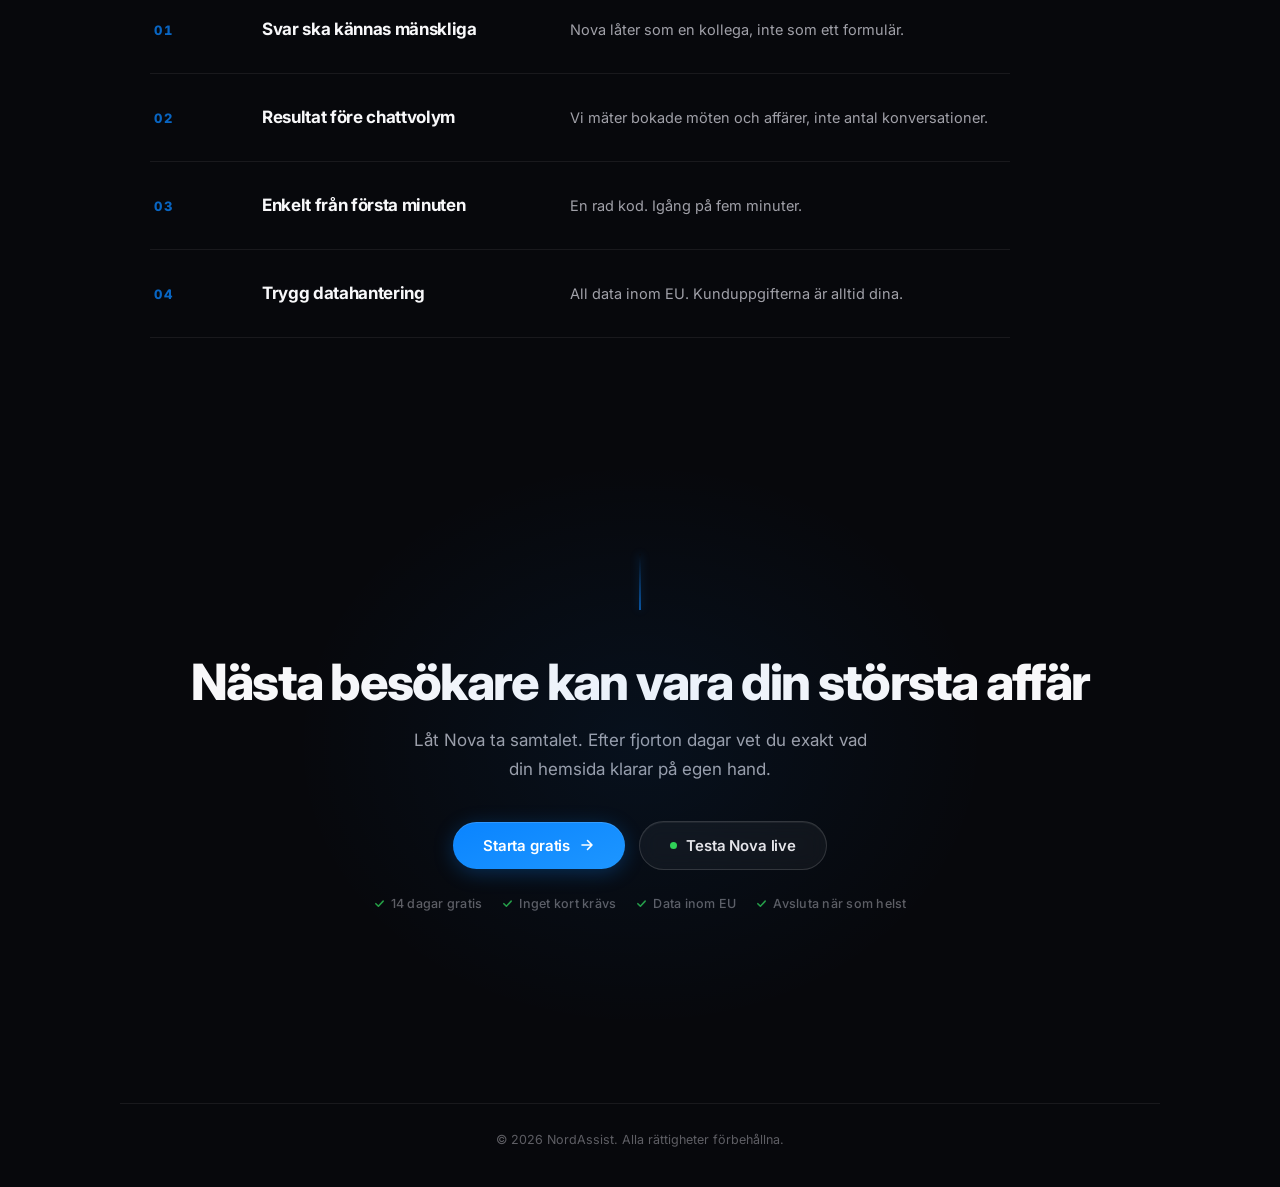
<file: om-oss.html>
<!DOCTYPE html>
<html lang="sv">
<head>
  <meta charset="UTF-8"/>
  <meta name="viewport" content="width=device-width, initial-scale=1.0"/>
  <title>Om oss – NordAssist</title>
  <meta name="description" content="NordAssist byggdes för att inga affärer ska gå förlorade för att ingen svarade. Läs om varför vi finns, vad vi byggt och personen bakom."/>
  <link rel="preconnect" href="https://fonts.googleapis.com"/>
  <link rel="preconnect" href="https://fonts.gstatic.com" crossorigin/>
  <link href="https://fonts.googleapis.com/css2?family=Inter:wght@300;400;500;600;700;800&display=swap" rel="stylesheet"/>
  <link rel="stylesheet" href="./style.css?v=25"/>
  <style>
    /* ═══ Om oss — sidspecifika styles (ab-prefix, rör inte style.css) ═══ */

    .ab-wrap{max-width:1060px;margin:0 auto;padding:0 40px}
    .ab-narrow{max-width:620px}
    .ab-sec{margin-top:112px}
    .ab-h2{font-size:clamp(26px,3.4vw,40px);font-weight:800;letter-spacing:-.03em;line-height:1.12;color:var(--text);margin-bottom:18px}
    .ab-p{font-size:16px;line-height:1.75;color:var(--text-2)}
    .ab-p + .ab-p{margin-top:16px}

    /* ── Reveal (samma system som tidigare sida) ── */
    @keyframes fadeInUp{from{opacity:0;transform:translateY(18px)}to{opacity:1;transform:translateY(0)}}
    .fi{opacity:0;animation:fadeInUp .75s ease forwards}
    .fi-1{animation-delay:.05s}
    .fi-2{animation-delay:.16s}
    .fi-3{animation-delay:.28s}
    .fi-4{animation-delay:.42s}
    .reveal{opacity:0;transform:translateY(18px);transition:opacity .65s ease,transform .65s ease}
    .reveal.visible{opacity:1;transform:none}

    /* ── Hero: text vänster, levande chattscen höger ── */
    .ab-hero{padding:150px 0 0;position:relative}
    .ab-hero::before{
      content:'';position:absolute;top:40px;right:8%;
      width:min(560px,60vw);height:420px;border-radius:50%;
      background:radial-gradient(circle,rgba(10,132,255,.08) 0%,transparent 68%);
      filter:blur(30px);pointer-events:none;
    }
    .ab-hero-grid{
      display:grid;grid-template-columns:1.08fr .92fr;
      gap:72px;align-items:center;position:relative;
    }
    .ab-hero h1{
      font-size:clamp(34px,4.6vw,58px);
      font-weight:800;letter-spacing:-.038em;line-height:1.06;
      color:var(--text);margin:22px 0 20px;
    }
    .ab-hero .lead{max-width:480px}

    /* Chattscenen — lördag kväll, Nova svarar */
    .ab-chat{
      background:var(--bg-float);
      border:1px solid var(--border-hi);
      border-radius:20px;padding:22px 22px 20px;
      box-shadow:0 32px 100px rgba(0,0,0,.6),0 0 0 1px rgba(10,132,255,.08);
      max-width:400px;justify-self:end;width:100%;
    }
    .ab-chat-top{
      display:flex;align-items:center;justify-content:space-between;
      margin-bottom:18px;padding-bottom:14px;
      border-bottom:1px solid var(--border);
    }
    .ab-chat-time{font-size:11.5px;font-weight:600;letter-spacing:.06em;text-transform:uppercase;color:var(--text-3)}
    .ab-chat-nova{
      display:inline-flex;align-items:center;gap:6px;
      font-size:11.5px;font-weight:600;color:var(--green);
    }
    .ab-chat-nova::before{
      content:'';width:5px;height:5px;border-radius:50%;flex-shrink:0;
      background:var(--green);box-shadow:0 0 5px var(--green);
      animation:livebeat 2.2s ease-in-out infinite;
    }
    .ab-chat-msgs{display:flex;flex-direction:column;gap:12px}
    .ab-chat-msgs .chat-bubble{font-size:13px}
    .ab-chat-done{
      margin-top:16px;
      display:flex;align-items:center;gap:8px;
      padding:10px 14px;border-radius:10px;
      background:rgba(48,209,88,.07);border:1px solid rgba(48,209,88,.18);
      font-size:12.5px;font-weight:500;color:rgba(255,255,255,.75);
    }
    .ab-chat-done svg{width:13px;height:13px;flex-shrink:0;color:var(--green)}
    /* Samtalet spelas upp när sidan laddar — en gång, lugnt tempo */
    @keyframes abMsg{from{opacity:0;transform:translateY(8px)}to{opacity:1;transform:none}}
    .ab-chat-msgs .chat-bubble{opacity:0;animation:abMsg .5s cubic-bezier(.16,1,.3,1) forwards}
    .ab-chat-msgs .chat-bubble:nth-child(1){animation-delay:1s}
    .ab-chat-msgs .chat-bubble:nth-child(2){animation-delay:1.9s}
    .ab-chat-msgs .chat-bubble:nth-child(3){animation-delay:2.8s}
    .ab-chat-done{opacity:0;animation:abMsg .5s cubic-bezier(.16,1,.3,1) 3.6s forwards}

    /* Produktbevis under hero-texten */
    .ab-hero-proof{
      margin-top:32px;display:flex;align-items:center;gap:10px 24px;flex-wrap:wrap;
    }
    .ab-hero-proof span{
      display:inline-flex;align-items:center;gap:8px;
      font-size:13px;font-weight:500;color:var(--text-3);letter-spacing:.01em;
    }
    .ab-hero-proof span::before{
      content:'';width:4px;height:4px;border-radius:50%;flex-shrink:0;
      background:var(--blue);box-shadow:0 0 8px rgba(10,132,255,.8);
    }

    /* ── Problemet: två flöden, utan och med ── */
    .ab-flows{
      margin-top:40px;
      border:1px solid var(--border);border-radius:20px;
      background:var(--bg-raise);
      padding:28px 30px;
      display:flex;flex-direction:column;gap:24px;
      box-shadow:inset 0 1px 0 rgba(255,255,255,.04);
    }
    .ab-flow-label{
      font-size:11px;font-weight:700;letter-spacing:.1em;text-transform:uppercase;
      color:var(--text-3);margin-bottom:12px;
    }
    .ab-flow-label.med{color:var(--blue-2)}
    .ab-flow{display:flex;flex-wrap:wrap;align-items:center;gap:8px}
    .ab-step{
      padding:9px 15px;border-radius:11px;
      font-size:13px;font-weight:500;color:var(--text-2);
      border:1px solid var(--border);background:rgba(255,255,255,.02);
      white-space:nowrap;
    }
    .ab-step.bad{
      color:#FF7A70;border-color:rgba(255,69,58,.28);background:rgba(255,69,58,.06);
    }
    .ab-step.nova{
      color:#fff;border-color:rgba(10,132,255,.45);background:rgba(10,132,255,.16);
      box-shadow:0 0 14px rgba(10,132,255,.15);font-weight:600;
    }
    .ab-step.good{
      color:#5CE08A;border-color:rgba(48,209,88,.28);background:rgba(48,209,88,.06);
    }
    .ab-arr{width:14px;height:1px;background:rgba(255,255,255,.16);flex-shrink:0}
    .ab-flow-div{height:1px;background:linear-gradient(90deg,var(--border),transparent)}

    /* ── Vad vi byggde: copy vänster, förmågor höger ── */
    .ab-built{
      display:grid;grid-template-columns:.9fr 1.1fr;
      gap:64px;align-items:start;
    }
    .ab-built-copy{position:sticky;top:110px}
    /* Resan: en besökare blir en affär — sidans visuella centrum */
    .ab-journey{position:relative;padding-left:36px}
    .ab-journey::before{
      content:'';position:absolute;left:10px;top:16px;bottom:26px;width:1.5px;
      background:linear-gradient(to bottom,rgba(10,132,255,.7),rgba(10,132,255,.25) 55%,rgba(48,209,88,.5));
      box-shadow:0 0 10px rgba(10,132,255,.25);
    }
    .ab-jn{position:relative;padding-bottom:36px}
    .ab-jn:last-child{padding-bottom:0}
    .ab-jn-dot{
      position:absolute;left:-31px;top:4px;width:11px;height:11px;border-radius:50%;
      background:var(--bg);border:2px solid var(--blue);
      box-shadow:0 0 10px rgba(10,132,255,.5);
    }
    .ab-jn:last-child .ab-jn-dot{border-color:var(--green);box-shadow:0 0 10px rgba(48,209,88,.5)}
    .ab-jn-title{font-size:15.5px;font-weight:700;letter-spacing:-.015em;color:var(--text)}
    .ab-jn-desc{font-size:13.5px;color:var(--text-3);line-height:1.6;margin-top:4px;max-width:380px}
    .ab-jn-art{margin-top:14px}
    /* Noderna landar en i taget när sektionen scrollas fram */
    .ab-jn{opacity:0;transform:translateY(12px);transition:opacity .55s ease,transform .55s ease}
    .reveal.visible .ab-jn{opacity:1;transform:none}
    .reveal.visible .ab-jn:nth-child(2){transition-delay:.12s}
    .reveal.visible .ab-jn:nth-child(3){transition-delay:.24s}
    .reveal.visible .ab-jn:nth-child(4){transition-delay:.36s}
    .reveal.visible .ab-jn:nth-child(5){transition-delay:.48s}
    .reveal.visible .ab-jn:nth-child(6){transition-delay:.6s}

    /* Produkt-artefakter längs resan */
    .ab-art-bubble{
      display:inline-block;padding:10px 14px;
      border-radius:14px;border-bottom-left-radius:4px;
      background:var(--surface);border:1px solid rgba(255,255,255,.06);
      font-size:13px;color:var(--text-2);line-height:1.5;max-width:300px;
    }
    .ab-art-score{
      display:inline-flex;align-items:center;gap:12px;
      padding:10px 14px;border-radius:10px;
      background:rgba(10,132,255,.08);border:1px solid rgba(10,132,255,.18);
      font-size:12px;color:var(--text-2);
    }
    .ab-art-score b{font-size:16px;font-weight:800;color:var(--blue-2);letter-spacing:-.03em}
    .ab-art-bar{display:block;width:90px;height:4px;border-radius:2px;background:rgba(255,255,255,.08);overflow:hidden}
    .ab-art-bar > span{
      display:block;height:100%;background:linear-gradient(90deg,var(--blue),var(--blue-2));border-radius:2px;
      transform-origin:left;transform:scaleX(0);
      transition:transform .8s cubic-bezier(.16,1,.3,1) .6s;
    }
    .reveal.visible .ab-art-bar > span{transform:scaleX(1)}
    .ab-art-chip{
      display:inline-flex;align-items:center;gap:8px;
      padding:9px 14px;border-radius:10px;
      border:1px solid var(--border-hi);background:rgba(255,255,255,.03);
      font-size:13px;font-weight:500;color:var(--text-2);
    }
    .ab-art-chip svg{width:12px;height:12px;color:var(--green);flex-shrink:0}
    .ab-art-seg{
      display:inline-flex;gap:4px;padding:4px;border-radius:10px;
      border:1px solid var(--border);background:rgba(255,255,255,.02);
    }
    .ab-art-seg span{padding:6px 12px;border-radius:7px;font-size:12px;font-weight:600;color:var(--text-3)}
    .ab-art-seg .on{background:rgba(255,69,58,.12);color:#FF7A70;border:1px solid rgba(255,69,58,.25)}
    .ab-art-lead{
      display:inline-flex;align-items:center;gap:12px;
      padding:12px 16px;border-radius:12px;
      background:var(--bg-float);border:1px solid var(--border-hi);
      box-shadow:0 14px 40px rgba(0,0,0,.4),0 0 0 1px rgba(10,132,255,.06);
    }
    .ab-art-lead .ini{
      width:30px;height:30px;border-radius:50%;flex-shrink:0;
      display:flex;align-items:center;justify-content:center;
      font-size:10.5px;font-weight:700;background:rgba(255,69,58,.15);color:#FF453A;
    }
    .ab-art-lead .nm{font-size:13px;font-weight:600;color:var(--text)}
    .ab-art-lead .sc{font-size:16px;font-weight:800;color:#FF453A;letter-spacing:-.03em;text-shadow:0 0 12px rgba(255,69,58,.35)}
    .ab-art-lead .tag{
      font-size:9px;font-weight:700;letter-spacing:.07em;text-transform:uppercase;
      color:#FF7A70;background:rgba(255,69,58,.1);border:1px solid rgba(255,69,58,.22);
      padding:3px 8px;border-radius:20px;
    }

    /* ── Grundaren ── */
    .ab-founder{
      display:flex;gap:52px;align-items:flex-start;
      background:linear-gradient(145deg,rgba(255,255,255,.05) 0%,rgba(255,255,255,.02) 100%);
      border:1px solid rgba(255,255,255,.09);
      border-radius:24px;padding:48px;
      position:relative;overflow:hidden;
      box-shadow:0 24px 80px rgba(0,0,0,.35),0 0 0 1px rgba(255,255,255,.03);
    }
    .ab-founder::before{
      content:'';position:absolute;top:-60px;right:-60px;
      width:320px;height:320px;
      background:radial-gradient(circle,rgba(10,132,255,.09) 0%,transparent 65%);
      pointer-events:none;
    }
    .ab-founder-img-col{flex-shrink:0;position:relative;z-index:1}
    .ab-founder-frame{
      width:196px;height:248px;border-radius:18px;
      box-shadow:0 0 0 1px rgba(255,255,255,.08),0 28px 72px rgba(0,0,0,.6),0 0 48px rgba(10,132,255,.1);
    }
    .ab-founder-img{
      width:100%;height:100%;object-fit:cover;object-position:center top;display:block;
      border-radius:18px;
      filter:grayscale(100%);
      transition:filter .4s ease,transform .4s ease,box-shadow .4s ease;
    }
    .ab-founder-img:hover{
      filter:grayscale(0%);transform:scale(1.03);
      box-shadow:0 0 40px rgba(10,132,255,.22);
    }
    .ab-founder-text{flex:1;min-width:0;padding-top:4px;position:relative;z-index:1}
    .ab-founder-text .ab-p{font-size:15.5px}
    .ab-founder-quote{
      margin:20px 0;padding:2px 0 2px 18px;
      border-left:2px solid rgba(10,132,255,.55);
      font-size:17px;line-height:1.55;font-weight:600;color:var(--text);
      letter-spacing:-.015em;
    }
    .ab-byline-mail{font-size:12.5px;color:var(--text-3);margin-top:10px}
    .ab-byline-mail a{color:var(--blue-2);transition:color .15s}
    .ab-byline-mail a:hover{color:#7ec8ff;text-decoration:underline}
    .ab-byline{
      margin-top:26px;padding-top:20px;
      border-top:1px solid rgba(255,255,255,.07);
    }
    .ab-byline-name{font-size:14px;font-weight:700;color:var(--text);letter-spacing:-.015em}
    .ab-byline-role{font-size:12.5px;color:var(--text-3);margin-top:4px;letter-spacing:.01em}

    /* ── Principer: numrerade rader, inte kort ── */
    .ab-pr{margin-top:44px;border-top:1px solid var(--border)}
    .ab-pr-row{
      display:grid;grid-template-columns:80px 280px 1fr;
      gap:28px;align-items:baseline;
      padding:32px 4px;
      border-bottom:1px solid var(--border);
      transition:background .2s ease;
    }
    .ab-pr-row:hover{background:rgba(255,255,255,.015)}
    .ab-pr-num{
      font-size:13px;font-weight:800;letter-spacing:.12em;
      color:var(--blue);opacity:.75;font-variant-numeric:tabular-nums;
    }
    .ab-pr-title{font-size:17px;font-weight:700;letter-spacing:-.02em;color:var(--text)}
    .ab-pr-desc{font-size:14.5px;color:var(--text-2);line-height:1.6}

    /* ── CTA ── */
    .ab-cta{
      margin-top:120px;padding:96px 0 120px;
      text-align:center;position:relative;
    }
    .ab-cta::before{
      content:'';position:absolute;left:50%;top:0;transform:translateX(-50%);
      width:min(700px,90vw);height:100%;
      background:radial-gradient(ellipse at center,rgba(10,132,255,.07) 0%,transparent 70%);
      pointer-events:none;
    }
    .ab-cta-beam{
      width:1.5px;height:56px;margin:0 auto 44px;
      background:linear-gradient(to bottom,transparent,rgba(10,132,255,.6));
      box-shadow:0 0 8px rgba(10,132,255,.3);
    }
    .ab-cta .ab-h2{
      font-size:clamp(30px,4.2vw,50px);
      letter-spacing:-.035em;margin-bottom:16px;
    }
    .ab-cta-sub{font-size:17px;color:var(--text-2);max-width:460px;margin:0 auto 38px;line-height:1.65}
    .ab-cta-actions{
      display:flex;align-items:center;justify-content:center;gap:14px;flex-wrap:wrap;
      position:relative;
    }
    .ab-cta .hero-proof{margin-top:26px}

    /* ── Mobil ── */
    @media(max-width:880px){
      .ab-hero-grid{grid-template-columns:1fr;gap:48px}
      .ab-chat{justify-self:start}
      .ab-built{grid-template-columns:1fr;gap:36px}
      .ab-built-copy{position:static}
      .ab-pr-row{grid-template-columns:48px 1fr;grid-template-rows:auto auto;gap:6px 18px}
      .ab-pr-num{grid-row:1}
      .ab-pr-title{grid-column:2}
      .ab-pr-desc{grid-column:2}
    }
    @media(max-width:600px){
      .ab-wrap{padding:0 20px}
      .ab-sec{margin-top:72px}
      .ab-hero{padding-top:108px}
      .ab-hero h1{font-size:clamp(30px,8.6vw,38px);margin:16px 0 16px}
      .ab-chat{max-width:100%;padding:16px 16px 14px}
      .ab-flows{padding:20px 16px}
      .ab-step{font-size:11.5px;padding:7px 11px;white-space:normal}
      .ab-arr{width:10px}
      .ab-journey{padding-left:30px}
      .ab-journey::before{left:8px}
      .ab-jn{padding-bottom:30px}
      .ab-jn-dot{left:-27px;width:10px;height:10px}
      .ab-jn-desc{font-size:13px}
      .ab-art-bubble{max-width:100%}
      .ab-art-seg span{padding:6px 9px;font-size:11px}
      .ab-art-lead{gap:9px;padding:10px 12px;flex-wrap:wrap}
      .ab-hero-proof{gap:8px 16px}
      .ab-hero-proof span{font-size:12px}
      .ab-founder{flex-direction:column;gap:28px;padding:26px 20px}
      .ab-founder-frame{width:100%;height:280px;border-radius:14px}
      .ab-founder-img{border-radius:14px;object-position:center 15%}
      .ab-cta{margin-top:80px;padding:64px 0 88px}
      .ab-cta-actions{flex-direction:column}
      .ab-cta-actions .btn{width:100%;justify-content:center}
    }
  </style>
</head>
<body>

<nav id="nav" aria-label="Huvudmeny">
  <div class="w">
    <div class="nav-wrap">
      <a href="/" class="nav-logo" aria-label="NordAssist startsida">
        <img src="./assets/nordassist-logo-v5.svg" alt="NordAssist"/>
      </a>
      <ul class="nav-links">
        <li><a href="./om-oss.html" style="color:var(--text)">Om oss</a></li>
        <li><a href="./kontakt.html">Kontakt</a></li>
        <li><a href="/#faq">FAQ</a></li>
      </ul>
      <div class="nav-right">
        <a href="https://app.getnordassist.com/login" class="nav-login">Logga in</a>
        <a href="https://app.getnordassist.com/signup" class="nav-cta">
          Starta gratis
          <svg width="12" height="12" viewBox="0 0 12 12" fill="none" aria-hidden="true">
            <path d="M2 6h8M7 3l3 3-3 3" stroke="currentColor" stroke-width="1.5" stroke-linecap="round" stroke-linejoin="round"/>
          </svg>
        </a>
      </div>
    </div>
  </div>
</nav>

<!-- ════════ HERO ════════ -->
<header class="ab-hero">
  <div class="ab-wrap">
    <div class="ab-hero-grid">

      <div>
        <div class="eyebrow fi fi-1">Om NordAssist</div>
        <h1 class="fi fi-2">Byggt för ögonblicket innan kunden försvinner.</h1>
        <p class="lead fi fi-3">
          NordAssist svarar dina besökare direkt, fångar köpsignaler och ser till att rätt personer får uppföljning. Innan de hinner gå vidare till någon annan.
        </p>
        <div class="ab-hero-proof fi fi-4" aria-label="Produktbevis">
          <span>Svar på sekunder</span>
          <span>+30% fler bokade möten</span>
          <span>Igång på 5 minuter</span>
        </div>
      </div>

      <div class="ab-chat fi fi-4" aria-hidden="true">
        <div class="ab-chat-top">
          <span class="ab-chat-time">Lördag 21:47</span>
          <span class="ab-chat-nova">Nova · Online</span>
        </div>
        <div class="ab-chat-msgs">
          <div class="chat-bubble chat-bubble-user">Hej! Vi behöver hjälp med ett badrum i maj. Har ni möjlighet?</div>
          <div class="chat-bubble chat-bubble-ai">Hej! Ja, vi har lediga veckor i maj. Vill du boka ett kort samtal så tittar vi på detaljerna?</div>
          <div class="chat-bubble chat-bubble-user">Ja gärna, tisdag funkar bra</div>
        </div>
        <div class="ab-chat-done">
          <svg viewBox="0 0 12 12" fill="none"><path d="M2 6.2 4.8 9 10 3.4" stroke="currentColor" stroke-width="1.7" stroke-linecap="round" stroke-linejoin="round"/></svg>
          Möte bokat. Lead sparad i dashboarden.
        </div>
      </div>

    </div>
  </div>
</header>

<main>

  <!-- ════════ PROBLEMET ════════ -->
  <section class="ab-sec reveal" aria-labelledby="ab-problem">
    <div class="ab-wrap">
      <div class="ab-narrow">
        <div class="eyebrow" style="margin-bottom:18px">Problemet vi såg</div>
        <h2 id="ab-problem" class="ab-h2">Kunder försvinner sällan för att erbjudandet är dåligt</h2>
        <p class="ab-p">
          De försvinner för att svaret kommer för sent. Den som besöker en hemsida är ofta mitt i ett beslut: de jämför alternativ, ställer en fråga och går vidare. Företaget som svarar först vinner oftast affären, även när någon annan hade gjort jobbet bättre.
        </p>
      </div>

      <div class="ab-flows" aria-hidden="true">
        <div>
          <div class="ab-flow-label">Utan snabbt svar</div>
          <div class="ab-flow">
            <span class="ab-step">Besökaren hittar er</span><span class="ab-arr"></span>
            <span class="ab-step">Ställer en fråga</span><span class="ab-arr"></span>
            <span class="ab-step">Väntar på svar</span><span class="ab-arr"></span>
            <span class="ab-step">Lämnar sidan</span><span class="ab-arr"></span>
            <span class="ab-step bad">Köper av någon annan</span>
          </div>
        </div>
        <div class="ab-flow-div"></div>
        <div>
          <div class="ab-flow-label med">Med NordAssist</div>
          <div class="ab-flow">
            <span class="ab-step">Ställer en fråga</span><span class="ab-arr"></span>
            <span class="ab-step nova">Nova svarar direkt</span><span class="ab-arr"></span>
            <span class="ab-step">Lead sparad</span><span class="ab-arr"></span>
            <span class="ab-step good">Möte bokat</span>
          </div>
        </div>
      </div>

      <div class="ab-narrow" style="margin-top:32px">
        <p class="ab-p">
          Det är hela idén med NordAssist. Inte fler besökare, utan fler affärer av de besökare du redan har.
        </p>
      </div>
    </div>
  </section>

  <!-- ════════ VAD VI BYGGDE ════════ -->
  <section class="ab-sec reveal" aria-labelledby="ab-built-title">
    <div class="ab-wrap">
      <div class="ab-built">

        <div class="ab-built-copy">
          <div class="eyebrow" style="margin-bottom:18px">Vad vi byggde</div>
          <h2 id="ab-built-title" class="ab-h2">Nova är en säljare, inte en svarsmaskin</h2>
          <p class="ab-p">
            Kärnan i NordAssist är Nova, en AI som gör mer än att svara på frågor. Den förstår när ett samtal är på väg att bli en affär och ser till att det inte stannar vid småprat.
          </p>
          <p class="ab-p">
            Så här ser resan ut, från första frågan till affär som väntar i din dashboard.
          </p>
        </div>

        <div class="ab-journey" aria-label="Så blir en besökare en affär">
          <div class="ab-jn">
            <div class="ab-jn-dot" aria-hidden="true"></div>
            <div class="ab-jn-title">Svarar direkt</div>
            <div class="ab-jn-desc">Frågor får svar på sekunder. Dygnet runt, även när ni har stängt.</div>
            <div class="ab-jn-art"><span class="ab-art-bubble">Hej! Ja, det tar ungefär tre veckor från start till klart.</span></div>
          </div>
          <div class="ab-jn">
            <div class="ab-jn-dot" aria-hidden="true"></div>
            <div class="ab-jn-title">Läser köpintresse</div>
            <div class="ab-jn-desc">Nova känner igen köpsignaler i samtalet och scorar varje lead från 0 till 100.</div>
            <div class="ab-jn-art">
              <span class="ab-art-score"><span>Köpintresse</span><span class="ab-art-bar"><span style="width:82%"></span></span><b>82</b></span>
            </div>
          </div>
          <div class="ab-jn">
            <div class="ab-jn-dot" aria-hidden="true"></div>
            <div class="ab-jn-title">Samlar kontaktuppgifter</div>
            <div class="ab-jn-desc">Namn, telefon och mejl fångas naturligt i samtalet. Inga formulär.</div>
            <div class="ab-jn-art"><span class="ab-art-chip">Anna Lindqvist · 070 123 45 67</span></div>
          </div>
          <div class="ab-jn">
            <div class="ab-jn-dot" aria-hidden="true"></div>
            <div class="ab-jn-title">Kvalificerar</div>
            <div class="ab-jn-desc">Du ser vilka som är redo att köpa och vilka som bara tittar runt.</div>
            <div class="ab-jn-art">
              <span class="ab-art-seg"><span class="on">Redo att köpa</span><span>Varm</span><span>Tittar runt</span></span>
            </div>
          </div>
          <div class="ab-jn">
            <div class="ab-jn-dot" aria-hidden="true"></div>
            <div class="ab-jn-title">Bokar mötet</div>
            <div class="ab-jn-desc">Besökaren väljer en tid direkt i chatten. Mötet hamnar i din kalender.</div>
            <div class="ab-jn-art">
              <span class="ab-art-chip"><svg viewBox="0 0 12 12" fill="none" aria-hidden="true"><path d="M2 6.2 4.8 9 10 3.4" stroke="currentColor" stroke-width="1.7" stroke-linecap="round" stroke-linejoin="round"/></svg>Tisdag 14 maj · 14:00</span>
            </div>
          </div>
          <div class="ab-jn">
            <div class="ab-jn-dot" aria-hidden="true"></div>
            <div class="ab-jn-title">Väntar i din dashboard</div>
            <div class="ab-jn-desc">När du öppnar dashboarden ligger Anna överst. Redo att ringa.</div>
            <div class="ab-jn-art">
              <span class="ab-art-lead"><span class="ini">AL</span><span class="nm">Anna Lindqvist</span><span class="sc">94</span><span class="tag">Ring nu</span></span>
            </div>
          </div>
        </div>

      </div>
    </div>
  </section>

  <!-- ════════ GRUNDAREN ════════ -->
  <section class="ab-sec reveal" aria-labelledby="ab-founder-title">
    <div class="ab-wrap">
      <div class="ab-founder">

        <div class="ab-founder-img-col">
          <div class="ab-founder-frame">
            <img src="./assets/nils-von-bahr.png" alt="Nils von Bahr, grundare av NordAssist" class="ab-founder-img"/>
          </div>
        </div>

        <div class="ab-founder-text">
          <div class="eyebrow" style="margin-bottom:20px" id="ab-founder-title">Grundaren</div>
          <p class="ab-p">
            Jag såg samma mönster hos företag efter företag. De lade pengar på att synas och få besökare till hemsidan, men tappade dem när ingen fanns där i rätt ögonblick.
          </p>
          <div class="ab-founder-quote">
            Frågorna kom på kvällar och helger. Svaren kom dagen efter. Då hade kunden redan hittat någon annan.
          </div>
          <p class="ab-p">
            NordAssist byggdes för att täppa till det glappet. Nova tar samtalet när intresset är som störst, samlar det som behövs och lämnar över till dig när det är dags att stänga affären. Målet har varit detsamma från första dagen: inga fler affärer ska gå förlorade för att ingen svarade.
          </p>
          <div class="ab-byline">
            <div class="ab-byline-name">Nils von Bahr</div>
            <div class="ab-byline-role">Grundare, NordAssist</div>
            <div class="ab-byline-mail">Undrar du något? <a href="mailto:kontakt@getnordassist.com">Mejla mig direkt</a></div>
          </div>
        </div>

      </div>
    </div>
  </section>

  <!-- ════════ PRINCIPER ════════ -->
  <section class="ab-sec reveal" aria-labelledby="ab-pr-title">
    <div class="ab-wrap">
      <div class="ab-narrow" style="max-width:760px">
        <div class="eyebrow" style="margin-bottom:18px">Så bygger vi</div>
        <h2 id="ab-pr-title" class="ab-h2">Fyra principer som styr produkten</h2>
      </div>
      <div class="ab-pr" style="max-width:860px">
        <div class="ab-pr-row">
          <span class="ab-pr-num">01</span>
          <span class="ab-pr-title">Svar ska kännas mänskliga</span>
          <span class="ab-pr-desc">Nova låter som en kollega, inte som ett formulär.</span>
        </div>
        <div class="ab-pr-row">
          <span class="ab-pr-num">02</span>
          <span class="ab-pr-title">Resultat före chattvolym</span>
          <span class="ab-pr-desc">Vi mäter bokade möten och affärer, inte antal konversationer.</span>
        </div>
        <div class="ab-pr-row">
          <span class="ab-pr-num">03</span>
          <span class="ab-pr-title">Enkelt från första minuten</span>
          <span class="ab-pr-desc">En rad kod. Igång på fem minuter.</span>
        </div>
        <div class="ab-pr-row">
          <span class="ab-pr-num">04</span>
          <span class="ab-pr-title">Trygg datahantering</span>
          <span class="ab-pr-desc">All data inom EU. Kunduppgifterna är alltid dina.</span>
        </div>
      </div>
    </div>
  </section>

  <!-- ════════ CTA ════════ -->
  <section class="ab-cta reveal" aria-labelledby="ab-cta-title">
    <div class="ab-wrap">
      <div class="ab-cta-beam" aria-hidden="true"></div>
      <h2 id="ab-cta-title" class="ab-h2">Nästa besökare kan vara din största affär</h2>
      <p class="ab-cta-sub">Låt Nova ta samtalet. Efter fjorton dagar vet du exakt vad din hemsida klarar på egen hand.</p>
      <div class="ab-cta-actions">
        <a href="https://app.getnordassist.com/signup" class="btn btn-primary">
          Starta gratis
          <svg viewBox="0 0 16 16" fill="none" aria-hidden="true">
            <path d="M3 8h10M8.5 3.5L13 8l-4.5 4.5" stroke="currentColor" stroke-width="1.6" stroke-linecap="round" stroke-linejoin="round"/>
          </svg>
        </a>
        <a href="https://app.getnordassist.com/nordassist-demo" class="btn btn-ghost hero-btn-live" target="_blank" rel="noopener">
          <span class="hero-btn-live-dot" aria-hidden="true"></span>
          Testa Nova live
        </a>
      </div>
      <div class="hero-proof" aria-label="Trygghet">
        <span class="hero-proof-item"><svg viewBox="0 0 12 12" fill="none" aria-hidden="true"><path d="M2 6.2 4.8 9 10 3.4" stroke="currentColor" stroke-width="1.7" stroke-linecap="round" stroke-linejoin="round"/></svg>14 dagar gratis</span>
        <span class="hero-proof-item"><svg viewBox="0 0 12 12" fill="none" aria-hidden="true"><path d="M2 6.2 4.8 9 10 3.4" stroke="currentColor" stroke-width="1.7" stroke-linecap="round" stroke-linejoin="round"/></svg>Inget kort krävs</span>
        <span class="hero-proof-item"><svg viewBox="0 0 12 12" fill="none" aria-hidden="true"><path d="M2 6.2 4.8 9 10 3.4" stroke="currentColor" stroke-width="1.7" stroke-linecap="round" stroke-linejoin="round"/></svg>Data inom EU</span>
        <span class="hero-proof-item"><svg viewBox="0 0 12 12" fill="none" aria-hidden="true"><path d="M2 6.2 4.8 9 10 3.4" stroke="currentColor" stroke-width="1.7" stroke-linecap="round" stroke-linejoin="round"/></svg>Avsluta när som helst</span>
      </div>
    </div>
  </section>

</main>

<footer id="footer">
  <div class="w">
    <div class="footer-bottom" style="justify-content:center;border-top:1px solid var(--border);padding-top:28px">
      <span class="footer-copy">© 2026 NordAssist. Alla rättigheter förbehållna.</span>
    </div>
  </div>
</footer>

<script>
  var nav = document.getElementById('nav');
  if (nav) {
    window.addEventListener('scroll', function() {
      nav.classList.toggle('scrolled', window.scrollY > 40);
    }, { passive: true });
  }

  var observer = new IntersectionObserver(function(entries) {
    entries.forEach(function(e) {
      if (e.isIntersecting) {
        e.target.classList.add('visible');
        observer.unobserve(e.target);
      }
    });
  }, { threshold: 0.1 });
  document.querySelectorAll('.reveal').forEach(function(el) {
    observer.observe(el);
  });
</script>

<!-- ── NordAssist Widget ── -->
<script>
  window.NordAssistConfig = {
    clientId: 'nordassist-internal',
    dashboardUrl: 'https://app.getnordassist.com',
    voiceEnabled: true,
  };
</script>
<script src="https://app.getnordassist.com/clients.js"></script>
<script src="https://app.getnordassist.com/widget.js" defer></script>
</body>
</html>
</file>
<file: style.css>
/* ═══════════════════════════════════════════════════
   NordAssist — Landing Page Styles
   ═══════════════════════════════════════════════════ */

/* ─────────────────────────────────────────
   RESET & BASE
───────────────────────────────────────── */
*,*::before,*::after{box-sizing:border-box;margin:0;padding:0}
html{
  scroll-behavior:smooth;-webkit-text-size-adjust:100%;scroll-padding-top:68px;
  background:#07080c;
}
body{
  font-family:'Inter',-apple-system,BlinkMacSystemFont,sans-serif;
  background:#07080c;
  color:#f0f0f5;
  overflow-x:hidden;
  -webkit-font-smoothing:antialiased;
  -moz-osx-font-smoothing:grayscale;
}
/* Uniform canvas — every section sits on the same base */
section,main,#hero,#value-props,#hook,#dashboard,
.feature-section,#results,#how,#compare,
.pricing-v2-section,#pricing,#faq,#cta,#footer{
  background:#07080c;
}
/* No global overlay — pure canvas */
img,video{max-width:100%;display:block}
a{text-decoration:none;color:inherit}
button{font-family:inherit;cursor:pointer;border:none;background:none}

/* ─────────────────────────────────────────
   DESIGN TOKENS
───────────────────────────────────────── */
:root{
  --bg:          #07080c;
  --bg-raise:    #0b0d14;
  --bg-float:    #0f1119;
  --surface:     #131720;
  --border:      rgba(255,255,255,0.07);
  --border-hi:   rgba(255,255,255,0.11);
  --blue:        #0A84FF;
  --blue-2:      #2997FF;
  --blue-dim:    rgba(10,132,255,0.10);
  --blue-glow:   rgba(10,132,255,0.22);
  --blue-border: rgba(10,132,255,0.28);
  --text:        #F8F8FA;
  --text-2:      #A0A0A8;
  --text-3:      #5E5E64;
  --green:       #30D158;
  --orange:      #FF9F0A;
  --r:           12px;
  --r-lg:        20px;
  --r-xl:        28px;
  --sec:         128px;
  --sec-m:       80px;
  --max:         1120px;
  /* ── Animation system ── */
  --ease:        cubic-bezier(.25,.46,.45,.94);
  --ease-out:    cubic-bezier(.16,1,.3,1);
  --dur-micro:   .15s;
  --dur-hover:   .22s;
  --dur-reveal:  .62s;
}

/* ─────────────────────────────────────────
   LAYOUT
───────────────────────────────────────── */
.w{max-width:var(--max);margin:0 auto;padding:0 40px}
.w-sm{max-width:760px;margin:0 auto;padding:0 40px}
.w-xs{max-width:560px;margin:0 auto;padding:0 40px}

/* ─────────────────────────────────────────
   TYPOGRAPHY
───────────────────────────────────────── */
.eyebrow{
  display:inline-flex;align-items:center;gap:8px;
  font-size:11px;font-weight:600;letter-spacing:.14em;text-transform:uppercase;
  color:var(--blue-2);
}
.eyebrow::before{
  content:'';width:5px;height:5px;border-radius:50%;
  background:var(--blue);box-shadow:0 0 10px var(--blue);
  animation:pulse 2.4s ease-in-out infinite;
}
@keyframes pulse{0%,100%{opacity:1}50%{opacity:.3}}

.display{
  font-size:clamp(56px,7.5vw,104px);
  font-weight:800;letter-spacing:-.045em;line-height:1.0;color:var(--text);
}
.display em{font-style:normal;color:var(--blue-2)}

.h2{
  font-size:clamp(38px,4.8vw,68px);
  font-weight:800;letter-spacing:-.033em;line-height:1.06;color:var(--text);
}
.h3{font-size:clamp(23px,2.6vw,34px);font-weight:700;letter-spacing:-.028em;color:var(--text);line-height:1.18}

.lead{font-size:clamp(17px,1.9vw,21px);line-height:1.65;color:var(--text-2);font-weight:400}
.body{font-size:16px;line-height:1.75;color:var(--text-2)}

/* ─────────────────────────────────────────
   BUTTONS
───────────────────────────────────────── */
.btn{
  display:inline-flex;align-items:center;gap:9px;
  padding:14px 30px;border-radius:980px;
  font-size:15px;font-weight:600;letter-spacing:-.01em;
  transition:all .22s ease;white-space:nowrap;
}
.btn-primary{
  background:var(--blue);color:#fff;
  box-shadow:0 0 0 0 transparent;
}
.btn-primary:hover{
  background:var(--blue-2);
  box-shadow:0 8px 32px rgba(10,132,255,.35),0 0 0 1px rgba(10,132,255,.4);
  transform:translateY(-1px);
}
.btn-ghost{
  color:var(--text-2);
  border:1px solid var(--border-hi);
  background:rgba(255,255,255,.03);
}
.btn-ghost:hover{color:var(--text);border-color:rgba(255,255,255,.22);background:rgba(255,255,255,.06)}
.btn-demo{
  color:#fff;
  background:linear-gradient(160deg,var(--blue) 0%,#1d96ff 100%);
  border:1px solid transparent;
  box-shadow:inset 0 1px 0 rgba(255,255,255,.12),0 4px 20px rgba(10,132,255,.28);
}
.btn-demo:hover{
  color:#fff;
  background:linear-gradient(160deg,#1d96ff 0%,var(--blue-2) 100%);
  box-shadow:0 0 0 1px rgba(10,132,255,.5),0 8px 36px rgba(10,132,255,.44),inset 0 1px 0 rgba(255,255,255,.12);
  transform:scale(1.03);
}
.btn svg{width:16px;height:16px;flex-shrink:0;transition:transform .2s}
.btn:hover svg{transform:translateX(3px)}

/* ─────────────────────────────────────────
   REVEAL ANIMATIONS — defined in FINAL POLISH block below
───────────────────────────────────────── */
.r-d1{transition-delay:.1s}.r-d2{transition-delay:.2s}.r-d3{transition-delay:.3s}
.r-d4{transition-delay:.4s}.r-d5{transition-delay:.5s}

/* ─────────────────────────────────────────
   NAV
───────────────────────────────────────── */
#nav{
  position:fixed;top:0;left:0;right:0;z-index:999;
  padding:16px 0;
  transition:background .35s,border-color .35s,padding .35s;
  border-bottom:1px solid transparent;
}
#nav.scrolled{
  background:rgba(7,8,12,.82);
  backdrop-filter:blur(24px);-webkit-backdrop-filter:blur(24px);
  border-bottom-color:var(--border);
  padding:12px 0;
}
.nav-wrap{display:flex;align-items:center;justify-content:space-between;gap:20px}
.nav-logo{
  display:flex;align-items:center;
  background:none;padding:0;border-radius:0;
  border:none;box-shadow:none;outline:none;
  text-decoration:none;
}
.nav-logo img{
  display:block;
  height:32px;
  width:auto;
  transition:transform .18s cubic-bezier(.4,0,.2,1), filter .2s ease;
}
.nav-logo:hover img{
  transform:scale(1.015);
  filter:drop-shadow(0 0 4px rgba(10,132,255,.08));
}
.nav-links{display:flex;align-items:center;gap:32px;list-style:none}
.nav-links a{font-size:13.5px;font-weight:500;color:var(--text-2);transition:color .18s}
.nav-links a:hover{color:var(--text)}
.nav-right{display:flex;align-items:center;gap:14px}
.nav-login{font-size:13.5px;font-weight:500;color:var(--text-2);transition:color .18s}
.nav-login:hover{color:var(--text)}
.nav-signup{font-size:13.5px;font-weight:500;color:var(--blue-2);transition:color .18s}
.nav-signup:hover{color:#fff}
.nav-cta{
  display:inline-flex;align-items:center;gap:7px;
  padding:9px 22px;border-radius:980px;
  font-size:13.5px;font-weight:600;color:#fff;
  background:var(--blue);transition:all .2s;
}
.nav-cta:hover{background:var(--blue-2);box-shadow:0 4px 22px rgba(10,132,255,.55);transform:translateY(-1px)}
.hamburger{display:none;flex-direction:column;gap:5px;padding:4px}
.hamburger span{display:block;width:22px;height:1.5px;background:var(--text-2);border-radius:2px;transition:all .25s}

/* ─────────────────────────────────────────
   MOBILE MENU
───────────────────────────────────────── */
.mob-menu{
  display:none;position:fixed;inset:0;z-index:998;
  background:rgba(7,8,12,.97);
  flex-direction:column;align-items:center;justify-content:center;gap:36px;
}
.mob-menu.open{display:flex}
.mob-menu a{font-size:26px;font-weight:700;color:var(--text);letter-spacing:-.03em;transition:color .18s}
.mob-menu a:hover{color:var(--blue-2)}
.mob-close{position:absolute;top:20px;right:20px;font-size:32px;color:var(--text-2);border:none;background:none;cursor:pointer}

/* ─────────────────────────────────────────
   ① HERO
───────────────────────────────────────── */
#hero{
  position:relative;
  min-height:100vh;
  display:flex;flex-direction:column;align-items:center;justify-content:center;
  text-align:center;padding:200px 0 100px;
  background:var(--bg);
  overflow:hidden;
}
#hero::after{
  content:'';position:absolute;left:0;right:0;bottom:0;
  height:80px;pointer-events:none;z-index:0;
  background:linear-gradient(to bottom,transparent,var(--bg));
}


.hero-inner{position:relative;z-index:1;max-width:820px;padding:0 32px}

.hero-badge{
  display:inline-flex;align-items:center;gap:8px;
  padding:8px 20px;border-radius:980px;
  background:rgba(255,255,255,.05);border:1px solid rgba(255,255,255,.13);
  font-size:11.5px;font-weight:600;color:rgba(255,255,255,.7);letter-spacing:.1em;text-transform:uppercase;
  margin-bottom:40px;
}
.hero-badge-icon{font-size:13px;opacity:.8}

.hero-title{
  font-size:clamp(52px,7.5vw,100px);
  font-weight:700;letter-spacing:-.038em;line-height:1.02;
  color:var(--text);margin-bottom:24px;
}

.hero-sub{
  font-size:clamp(17px,1.8vw,19px);line-height:1.6;color:var(--text-2);
  max-width:480px;margin:0 auto 28px;font-weight:400;
}

/* Video */
.hero-video-wrap{
  position:relative;
  width:560px;height:560px;
  margin:20px auto 8px;
  display:flex;align-items:center;justify-content:center;
  animation:heroFloat 7s ease-in-out infinite;
}
@keyframes heroFloat{
  0%,100%{transform:translateY(0)}
  50%{transform:translateY(-16px)}
}
.hero-video-wrap::before{
  content:'';position:absolute;inset:-15%;
  background:radial-gradient(circle,rgba(10,132,255,.18) 0%,transparent 65%);
  filter:blur(50px);
  z-index:0;pointer-events:none;
}
.hero-video-wrap video{
  width:100%;height:100%;
  object-fit:contain;
  position:relative;z-index:1;
  mix-blend-mode:screen;
  -webkit-mask-image:radial-gradient(circle, black 40%, transparent 70%);
  mask-image:        radial-gradient(circle, black 40%, transparent 70%);
}

.hero-actions{
  display:flex;align-items:center;justify-content:center;gap:14px;flex-wrap:wrap;
  position:relative;z-index:2;
  margin-top:-16px; /* knyter CTA-paret till Novas mjuka nederkant */
}

.hero-live-tag{
  margin-top:20px;
  display:inline-flex;align-items:center;justify-content:center;gap:7px;
  font-size:12.5px;font-weight:500;letter-spacing:.01em;
  color:rgba(48,209,88,0.80);
}
.hero-live-dot{
  display:inline-block;
  width:7px;height:7px;border-radius:50%;
  background:var(--green);
  box-shadow:0 0 0 0 rgba(48,209,88,0.55);
  animation:livePulse 2s ease-out infinite;
  flex-shrink:0;
}
@keyframes livePulse{
  0%  {box-shadow:0 0 0 0   rgba(48,209,88,0.55)}
  60% {box-shadow:0 0 0 7px rgba(48,209,88,0)}
  100%{box-shadow:0 0 0 0   rgba(48,209,88,0)}
}

.hero-proof{
  margin-top:22px;
  display:flex;align-items:center;justify-content:center;gap:8px 20px;flex-wrap:wrap;
}
.hero-proof-item{
  display:inline-flex;align-items:center;gap:6px;
  font-size:12.5px;font-weight:500;color:var(--text-3);letter-spacing:.02em;
}
.hero-proof-item svg{
  width:11px;height:11px;flex-shrink:0;
  color:rgba(48,209,88,.75);
}
.hero-proof-sep{width:3px;height:3px;border-radius:50%;background:var(--text-3)}

/* Scroll cue */
.scroll-cue{
  position:absolute;bottom:36px;left:50%;transform:translateX(-50%);
  z-index:2;display:flex;flex-direction:column;align-items:center;gap:8px;
}
.scroll-cue-line{
  width:1px;height:48px;
  background:linear-gradient(to bottom,rgba(255,255,255,.25),transparent);
  animation:scrollLine 2s ease-in-out infinite;
}
@keyframes scrollLine{
  0%{transform:scaleY(0);transform-origin:top}
  50%{transform:scaleY(1);transform-origin:top}
  51%{transform:scaleY(1);transform-origin:bottom}
  100%{transform:scaleY(0);transform-origin:bottom}
}
.scroll-cue-label{font-size:10px;font-weight:600;letter-spacing:.12em;text-transform:uppercase;color:var(--text-3)}

/* ─────────────────────────────────────────
   ② VALUE PROPS (ROI grid)
───────────────────────────────────────── */
@keyframes vp-dot-pulse{
  0%,100%{box-shadow:0 0 6px 1px rgba(10,132,255,.5);opacity:.85}
  50%    {box-shadow:0 0 14px 3px rgba(10,132,255,.8);opacity:1}
}
#value-props{
  background:var(--bg);
  padding:var(--sec) 0 calc(var(--sec) + 24px);
  position:relative;
}
.vp-header{
  text-align:center;
  margin-bottom:48px;
  padding:0 40px;
  position:relative;
  z-index:1;
}
/* Eyebrow dot */
.vp-eyebrow{
  display:inline-flex;align-items:center;gap:9px;
  font-size:11px;font-weight:600;letter-spacing:.14em;text-transform:uppercase;
  color:var(--blue-2);
  margin-bottom:22px;
}
.vp-eyebrow-dot{
  width:6px;height:6px;border-radius:50%;
  background:#0A84FF;flex-shrink:0;
  animation:vp-dot-pulse 2.5s ease-in-out infinite;
}
.vp-title{
  font-size:clamp(30px,4.2vw,54px);
  font-weight:800;
  letter-spacing:-.044em;
  line-height:1.01;
  color:var(--text);
  margin-bottom:20px;
  max-width:760px;
  margin-left:auto;margin-right:auto;
}
.vp-sub{
  font-size:17.5px;
  color:var(--text-2);
  line-height:1.68;
  max-width:480px;
  margin:0 auto;
  font-weight:400;
}
.vp-grid{
  display:grid;
  grid-template-columns:repeat(4,1fr);
  gap:14px;
  max-width:var(--max);
  margin:0 auto;
  padding:0 40px;
  position:relative;
  z-index:1;
  padding-top:10px;
  margin-top:40px;
}
/* ── Base card ── */
.vp-card{
  background:linear-gradient(160deg,#111827 0%,#090f1c 100%);
  border:1px solid rgba(255,255,255,.07);
  border-radius:18px;
  padding:34px 28px 30px;
  position:relative;
  overflow:hidden;
  z-index:1;
  box-shadow:
    inset 0 1px 0 rgba(255,255,255,.06),
    0 12px 48px rgba(0,0,0,.7),
    0 0 0 1px rgba(0,0,0,.4);
  transition:transform .35s var(--ease-out),box-shadow .35s var(--ease-out),border-color .35s var(--ease-out);
}
.vp-card::after{
  content:'';
  position:absolute;inset:0;
  background:linear-gradient(135deg,transparent 30%,rgba(255,255,255,.022) 50%,transparent 70%);
  opacity:0;
  transition:opacity .3s var(--ease);
  pointer-events:none;
}
.vp-card:hover::after{ opacity:1 }
.vp-card:hover{
  transform:translateY(-8px);
  border-color:rgba(10,132,255,.25);
  box-shadow:
    inset 0 1px 0 rgba(255,255,255,.10),
    0 28px 72px rgba(0,0,0,.85),
    0 0 32px rgba(10,132,255,.20),
    0 0 0 1px rgba(10,132,255,.08);
}
/* ── Primary card (featured) ── */
.vp-card--primary{
  background:linear-gradient(160deg,#141b2e 0%,#0d1422 100%);
  border-color:rgba(10,132,255,.22);
  box-shadow:
    inset 0 1px 0 rgba(255,255,255,.10),
    0 14px 48px rgba(0,0,0,.65),
    0 0 60px rgba(10,132,255,.16),
    0 0 0 1px rgba(10,132,255,.07);
  transform:scale(1.04);
  z-index:2;
}
.vp-card--primary:hover{
  transform:scale(1.04) translateY(-8px);
  border-color:rgba(10,132,255,.38);
  box-shadow:
    inset 0 1px 0 rgba(255,255,255,.13),
    0 30px 70px rgba(0,0,0,.88),
    0 0 64px rgba(10,132,255,.28),
    0 0 0 1px rgba(10,132,255,.14);
}
/* ── Icon ── */
.vp-icon{
  width:46px;height:46px;
  min-width:46px;min-height:46px;
  border-radius:12px;
  background:rgba(10,132,255,.10);
  border:1px solid rgba(10,132,255,.22);
  display:flex;align-items:center;justify-content:center;
  flex-shrink:0;
  overflow:hidden;
  margin-bottom:20px;
  box-shadow:
    inset 0 1px 0 rgba(255,255,255,.07),
    0 0 20px rgba(10,132,255,.32);
  transition:background .25s var(--ease),box-shadow .25s var(--ease),border-color .25s var(--ease);
}
.vp-icon svg{
  display:block;
  width:20px!important;height:20px!important;
  min-width:20px;min-height:20px;
  max-width:20px;max-height:20px;
  flex-shrink:0;
  color:var(--blue-2);
  filter:drop-shadow(0 0 4px rgba(10,132,255,.5));
  transition:filter .25s var(--ease);
}
.vp-card:hover .vp-icon{
  background:rgba(10,132,255,.18);
  border-color:rgba(10,132,255,.42);
  box-shadow:
    inset 0 1px 0 rgba(255,255,255,.10),
    0 0 28px rgba(10,132,255,.52);
}
.vp-card:hover .vp-icon svg{
  filter:drop-shadow(0 0 8px rgba(10,132,255,.8));
}

/* ── Icon colour variants ── */
.vp-icon--blue{
  background:rgba(10,132,255,.10);
  border-color:rgba(10,132,255,.22);
  box-shadow:inset 0 1px 0 rgba(255,255,255,.07),0 0 20px rgba(10,132,255,.32);
}
.vp-icon--green{
  background:rgba(48,209,88,.10);
  border-color:rgba(48,209,88,.22);
  box-shadow:inset 0 1px 0 rgba(255,255,255,.07),0 0 20px rgba(48,209,88,.28);
}
.vp-icon--green svg{ color:#30d158; filter:drop-shadow(0 0 4px rgba(48,209,88,.5)) }
.vp-icon--cyan{
  background:rgba(50,212,255,.10);
  border-color:rgba(50,212,255,.22);
  box-shadow:inset 0 1px 0 rgba(255,255,255,.07),0 0 20px rgba(50,212,255,.28);
}
.vp-icon--cyan svg{ color:#32d4ff; filter:drop-shadow(0 0 4px rgba(50,212,255,.5)) }

/* ── Green card hover ── */
.vp-card--green:hover{
  border-color:rgba(48,209,88,.25);
  box-shadow:
    inset 0 1px 0 rgba(255,255,255,.10),
    0 28px 72px rgba(0,0,0,.85),
    0 0 32px rgba(48,209,88,.18),
    0 0 0 1px rgba(48,209,88,.08);
}
.vp-card--green:hover .vp-icon--green{
  background:rgba(48,209,88,.18);
  border-color:rgba(48,209,88,.42);
  box-shadow:inset 0 1px 0 rgba(255,255,255,.10),0 0 28px rgba(48,209,88,.52);
}
.vp-card--green:hover .vp-icon--green svg{ filter:drop-shadow(0 0 8px rgba(48,209,88,.85)) }

/* ── Cyan card hover ── */
.vp-card--cyan:hover{
  border-color:rgba(50,212,255,.25);
  box-shadow:
    inset 0 1px 0 rgba(255,255,255,.10),
    0 28px 72px rgba(0,0,0,.85),
    0 0 32px rgba(50,212,255,.18),
    0 0 0 1px rgba(50,212,255,.08);
}
.vp-card--cyan:hover .vp-icon--cyan{
  background:rgba(50,212,255,.18);
  border-color:rgba(50,212,255,.42);
  box-shadow:inset 0 1px 0 rgba(255,255,255,.10),0 0 28px rgba(50,212,255,.52);
}
.vp-card--cyan:hover .vp-icon--cyan svg{ filter:drop-shadow(0 0 8px rgba(50,212,255,.85)) }

/* ── Text ── */
.vp-card-title{
  font-size:16px;
  font-weight:700;
  color:var(--text);
  letter-spacing:-.025em;
  line-height:1.28;
  margin-bottom:10px;
}
.vp-card-text{
  font-size:13.5px;
  color:var(--text-2);
  line-height:1.68;
}
/* ── Tagline ── */
.vp-tagline{
  text-align:center;
  margin-top:56px;
  padding:0 40px;
  position:relative;
  z-index:1;
}
.vp-tagline-text{
  font-size:18px;
  font-weight:400;
  color:rgba(255,255,255,.75);
  letter-spacing:-.015em;
  line-height:1.6;
}
.vp-tagline-text strong{
  color:#0A84FF;
  font-weight:600;
  text-shadow:0 0 14px rgba(10,132,255,.5);
}

/* ── Hook text (bridge between cards and 97%) ── */
.vp-hook-text{
  text-align:center;
  font-size:20px;
  line-height:1.6;
  margin-top:80px;
  color:rgba(255,255,255,.72);
  letter-spacing:-.015em;
  position:relative;
  z-index:1;
  padding:0 40px;
}
.vp-hook-text strong{
  display:block;
  font-size:24px;
  font-weight:700;
  margin-top:10px;
  color:#0A84FF;
  letter-spacing:-.025em;
  text-shadow:0 0 18px rgba(10,132,255,.55);
}
.vp-hook-text::after{
  content:'';
  display:block;
  margin:24px auto 0;
  width:120px; height:2px;
  background:linear-gradient(to right,transparent,rgba(10,132,255,.85),transparent);
  filter:blur(1px);
}

/* ─────────────────────────────────────────
   SECTION CONNECTOR — energy beam system
───────────────────────────────────────── */
/* ─────────────────────────────────────────
   SECTION CONNECTOR — minimal line
───────────────────────────────────────── */
@keyframes connectorPulse{
  0%,100%{ opacity:.45 }
  50%    { opacity:1   }
}
.section-connector{
  width:100%;
  height:100px;
  display:flex;
  justify-content:center;
  align-items:center;
  pointer-events:none;
}
.section-connector::before{
  content:'';
  width:2px;
  height:100%;
  background:linear-gradient(to bottom,transparent,#0A84FF 50%,transparent);
  box-shadow:0 0 10px rgba(10,132,255,.35);
  animation:connectorPulse 3s ease-in-out infinite;
}

/* ─────────────────────────────────────────
   ③ PROBLEM HOOK
───────────────────────────────────────── */
#hook{
  padding:var(--sec) 0;
  background:var(--bg);
  text-align:center;
}
.hook-stat{
  font-size:clamp(90px,13vw,180px);
  font-weight:800;letter-spacing:-.065em;line-height:1;
  color:var(--text);margin-bottom:16px;
}
.hook-stat span{color:var(--blue-2)}
.hook-label{font-size:clamp(18px,2.2vw,26px);font-weight:400;color:var(--text-2);letter-spacing:-.01em}
.hook-sub{
  max-width:480px;margin:40px auto 0;
  font-size:17px;line-height:1.65;color:var(--text-3);
}
.hook-divider{
  width:1px;height:80px;background:linear-gradient(to bottom,transparent,rgba(255,255,255,.12),transparent);
  margin:56px auto;
}

/* ─────────────────────────────────────────
   ③ DASHBOARD
───────────────────────────────────────── */
#dashboard{
  padding:0 0 var(--sec);
  background:var(--bg);
}
.dash-label-row{text-align:center;margin-bottom:64px}
.dash-label-row .eyebrow{margin-bottom:20px}

.dash-frame{
  position:relative;max-width:1180px;margin:0 auto;padding:0 24px;
  overflow:hidden;
}
.dash-window{
  position:relative;z-index:1;
  background:var(--bg-float);
  border:1px solid rgba(10,132,255,.16);
  border-radius:20px;overflow:hidden;
  box-shadow:0 0 0 1px rgba(255,255,255,.05),0 60px 160px rgba(0,0,0,.8),0 0 100px rgba(10,132,255,.12);
  transition:transform .5s ease,box-shadow .5s ease;
}
.dash-window:hover{
  transform:scale(1.008);
  box-shadow:0 0 0 1px rgba(255,255,255,.07),0 70px 180px rgba(0,0,0,.85),0 0 140px rgba(10,132,255,.2);
}
.dash-bar{
  display:flex;align-items:center;gap:8px;
  padding:14px 22px;border-bottom:1px solid var(--border);
  background:rgba(255,255,255,.02);
}
.dash-dot{width:11px;height:11px;border-radius:50%}
.dash-dot-r{background:#FF5F57}.dash-dot-y{background:#FEBC2E}.dash-dot-g{background:#28C840}
.dash-url{
  margin-left:14px;padding:5px 16px;
  background:rgba(255,255,255,.04);border:1px solid var(--border);border-radius:7px;
  font-size:12px;color:var(--text-3);display:flex;align-items:center;gap:8px;
}
.dash-img{width:100%;height:auto;display:block}

/* ─────────────────────────────────────────
   ④⑤⑥ ALTERNATING FEATURES
───────────────────────────────────────── */
.feature-section{
  padding:var(--sec) 0;
}
/* All feature sections share the same base — connectors bridge them */
.feature-section{background:var(--bg)}

.feature-grid{
  display:grid;grid-template-columns:1fr 1fr;
  gap:80px;align-items:center;
}
.feature-grid.reverse{direction:rtl}
.feature-grid.reverse > *{direction:ltr}

.feature-copy .eyebrow{margin-bottom:24px}
.feature-copy .h3{margin-bottom:20px}
.feature-copy .body{margin-bottom:36px;max-width:440px}

.feature-result{
  display:inline-flex;align-items:center;gap:12px;
  padding:12px 20px;border-radius:12px;
  background:rgba(48,209,88,.06);border:1px solid rgba(48,209,88,.18);
}
.feature-result-num{font-size:22px;font-weight:800;letter-spacing:-.04em;color:var(--green)}
.feature-result-text{font-size:13px;color:rgba(255,255,255,.5);line-height:1.4}

.feature-visual{
  position:relative;display:flex;align-items:center;justify-content:center;
}

/* Chat widget mock */
.chat-mock{
  width:100%;max-width:380px;
  background:var(--bg-float);border:1px solid var(--border-hi);
  border-radius:20px;padding:28px;
  box-shadow:0 40px 100px rgba(0,0,0,.6),0 0 80px rgba(10,132,255,.12),0 0 0 1px rgba(10,132,255,.06);
}
.chat-header{display:flex;align-items:center;gap:12px;margin-bottom:24px;padding-bottom:16px;border-bottom:1px solid var(--border)}
.chat-avatar{
  width:36px;height:36px;border-radius:50%;
  background:linear-gradient(135deg,#0A84FF,#2997FF);
  display:flex;align-items:center;justify-content:center;
  font-size:14px;font-weight:700;color:#fff;flex-shrink:0;
}
.chat-header-info{flex:1}
.chat-name{font-size:13px;font-weight:600;color:var(--text);margin-bottom:2px}
.chat-status{font-size:11px;color:var(--green);display:flex;align-items:center;gap:5px}
.chat-status::before{content:'';width:5px;height:5px;border-radius:50%;background:var(--green)}

.chat-messages{display:flex;flex-direction:column;gap:14px;margin-bottom:24px}
.chat-bubble{
  padding:11px 15px;border-radius:14px;
  font-size:13.5px;line-height:1.55;max-width:82%;
}
.chat-bubble-ai{background:var(--surface);color:var(--text-2);align-self:flex-start;border-bottom-left-radius:4px}
.chat-bubble-user{background:var(--blue);color:#fff;align-self:flex-end;border-bottom-right-radius:4px}

.chat-score-row{
  display:flex;align-items:center;gap:10px;
  padding:10px 14px;
  background:rgba(10,132,255,.08);border:1px solid rgba(10,132,255,.18);border-radius:10px;
  font-size:12px;
}
.chat-score-label{color:var(--text-3);flex:1}
.chat-score-value{font-size:18px;font-weight:800;color:var(--blue-2);letter-spacing:-.03em}
.chat-score-bar{
  flex:1;height:4px;background:rgba(255,255,255,.08);border-radius:2px;overflow:hidden;
}
.chat-score-fill{height:100%;border-radius:2px;background:linear-gradient(90deg,var(--blue),var(--blue-2))}

/* Lead card mock */
.lead-mock{
  width:100%;max-width:360px;
  background:var(--bg-float);border:1px solid var(--border-hi);
  border-radius:20px;overflow:hidden;
  box-shadow:0 40px 100px rgba(0,0,0,.5);
}
.lead-mock-header{
  padding:24px 24px 20px;
  border-bottom:1px solid var(--border);
  background:rgba(255,255,255,.02);
  display:flex;align-items:center;justify-content:space-between;
}
.lead-mock-title{font-size:12px;font-weight:600;letter-spacing:.08em;text-transform:uppercase;color:var(--text-3)}
.lead-hot-badge{
  font-size:10px;font-weight:700;letter-spacing:.06em;text-transform:uppercase;
  color:#FF453A;background:rgba(255,69,58,.1);border:1px solid rgba(255,69,58,.2);
  padding:3px 10px;border-radius:20px;
}
.lead-item{
  padding:18px 24px;border-bottom:1px solid var(--border);
  display:flex;align-items:center;gap:14px;
  transition:background .18s;
}
.lead-item:last-child{border-bottom:none}
.lead-item:hover{background:rgba(255,255,255,.02)}
.lead-initials{
  width:36px;height:36px;border-radius:50%;
  display:flex;align-items:center;justify-content:center;
  font-size:12px;font-weight:700;flex-shrink:0;
}
.lead-info{flex:1}
.lead-name{font-size:13.5px;font-weight:600;color:var(--text);margin-bottom:3px}
.lead-company{font-size:12px;color:var(--text-3)}
.lead-score{text-align:right}
.lead-score-num{font-size:18px;font-weight:800;letter-spacing:-.03em}
.lead-score-sub{font-size:10px;color:var(--text-3);margin-top:1px}
.lead-bar{height:3px;border-radius:2px;margin-top:6px}

/* Calendar mock */
.cal-mock{
  width:100%;max-width:360px;
  background:var(--bg-float);border:1px solid var(--border-hi);
  border-radius:20px;overflow:hidden;
  box-shadow:0 40px 100px rgba(0,0,0,.5);
}
.cal-header{
  padding:20px 24px;border-bottom:1px solid var(--border);
  display:flex;align-items:center;justify-content:space-between;
}
.cal-month{font-size:14px;font-weight:600;color:var(--text)}
.cal-nav{display:flex;gap:8px}
.cal-nav-btn{
  width:28px;height:28px;border-radius:50%;border:1px solid var(--border);
  display:flex;align-items:center;justify-content:center;color:var(--text-3);font-size:14px;
  transition:all .18s;
}
.cal-nav-btn:hover{border-color:var(--border-hi);color:var(--text)}
.cal-days-header{
  display:grid;grid-template-columns:repeat(7,1fr);
  padding:14px 20px 8px;gap:2px;
}
.cal-day-label{font-size:10px;font-weight:600;letter-spacing:.06em;text-transform:uppercase;color:var(--text-3);text-align:center}
.cal-grid{display:grid;grid-template-columns:repeat(7,1fr);padding:0 16px 20px;gap:4px}
.cal-cell{
  aspect-ratio:1;display:flex;align-items:center;justify-content:center;
  font-size:13px;border-radius:50%;cursor:pointer;transition:all .18s;color:var(--text-2);
}
.cal-cell:hover{background:rgba(255,255,255,.06);color:var(--text)}
.cal-cell.today{background:var(--blue);color:#fff;font-weight:700}
.cal-cell.booked{color:var(--text-3)}
.cal-cell.booked::after{
  content:'·';position:absolute;bottom:2px;left:50%;transform:translateX(-50%);
  font-size:8px;color:var(--blue);
}
.cal-cell.available{background:rgba(48,209,88,.1);color:var(--green);font-weight:600}
.cal-cell-wrap{position:relative}
.cal-slot-list{padding:16px 24px;border-top:1px solid var(--border)}
.cal-slot-label{font-size:11px;font-weight:600;letter-spacing:.08em;text-transform:uppercase;color:var(--text-3);margin-bottom:12px}
.cal-slots{display:flex;gap:8px;flex-wrap:wrap}
.cal-slot{
  padding:7px 14px;border-radius:8px;font-size:13px;font-weight:500;
  border:1px solid var(--border);color:var(--text-2);transition:all .18s;cursor:pointer;
}
.cal-slot:hover{border-color:var(--blue);color:var(--blue);background:var(--blue-dim)}
.cal-slot.selected{background:var(--blue);border-color:var(--blue);color:#fff}

/* ─────────────────────────────────────────
   ⑦ RESULTS STATS
───────────────────────────────────────── */
#results{
  padding:var(--sec) 0;
  background:var(--bg);
}
.results-grid{
  display:grid;grid-template-columns:repeat(3,1fr);
  gap:0;border:1px solid var(--border);border-radius:var(--r-xl);overflow:hidden;
}
.result-item{
  padding:56px 40px;text-align:center;
  border-right:1px solid var(--border);
  position:relative;transition:background .22s;
}
.result-item:last-child{border-right:none}
.result-item:hover{background:rgba(10,132,255,.03)}
.result-item::after{
  content:'';position:absolute;top:0;left:0;right:0;height:2px;
  background:linear-gradient(90deg,transparent,var(--blue),transparent);
  opacity:0;transition:opacity .3s;
}
.result-item:hover::after{opacity:1}
.result-num{
  font-size:clamp(48px,6vw,76px);font-weight:800;letter-spacing:-.05em;
  color:var(--text);line-height:1;margin-bottom:10px;
}
.result-num em{font-style:normal;color:var(--blue-2)}
.result-label{font-size:14px;color:var(--text-3);font-weight:500;line-height:1.5}

/* ─────────────────────────────────────────
   ⑧ HOW IT WORKS
───────────────────────────────────────── */
#how{
  padding:var(--sec) 0;
  background:var(--bg);
}
/* .how-steps, .how-step, etc. → moved to premium redesign block above */

/* ─────────────────────────────────────────
   ⑨ COMPARISON
───────────────────────────────────────── */
#compare{
  padding:var(--sec) 0;
  background:var(--bg);
}
/* Heading — pure white, extra tracking contrast */
.compare-title-strong{
  color:#fff;
  text-shadow:0 0 40px rgba(255,255,255,.06);
}
/* Sub — slightly brighter than default lead */
.compare-sub{
  color:rgba(255,255,255,.55)!important;
  font-size:clamp(16px,1.7vw,19px)!important;
}
/* "säljer" — blue glow highlight, italic emphasis */
.compare-highlight{
  color:var(--blue-2);
  font-style:italic;
  font-weight:600;
  text-shadow:
    0 0 12px rgba(10,132,255,.90),
    0 0 30px rgba(10,132,255,.45);
}
.compare-wrap{
  max-width:800px;margin:64px auto 0;
  border:1px solid var(--border);border-radius:var(--r-lg);
  overflow:hidden; /* overridden to overflow-x:auto on mobile */
}
.compare-table{width:100%;border-collapse:collapse}
.compare-thead{border-bottom:1px solid var(--border)}
.compare-th{
  padding:20px 28px;font-size:13px;font-weight:600;
  text-align:center;
}
.compare-th.feat{text-align:left;color:var(--text-3);font-size:11px;text-transform:uppercase;letter-spacing:.08em;width:42%}
.compare-th.nord{color:var(--blue-2);background:rgba(10,132,255,.05);border-left:1px solid var(--blue-border);border-right:1px solid var(--blue-border)}
.compare-th.other{color:var(--text-3);font-weight:500}
.compare-row{border-bottom:1px solid var(--border);transition:background .15s}
.compare-row:last-child{border-bottom:none}
.compare-row:hover{background:rgba(255,255,255,.015)}
.compare-td{padding:15px 28px;font-size:14px;color:var(--text-2);text-align:left}
.compare-td.center{text-align:center;font-size:17px}
.compare-td.nord-col{background:rgba(10,132,255,.04);border-left:1px solid rgba(10,132,255,.12);border-right:1px solid rgba(10,132,255,.12)}
.chk{color:#30D158;font-weight:700}
.crs{color:#FF453A;opacity:.6}
.prt{color:#FF9F0A;font-size:12px;font-weight:500}

/* ─────────────────────────────────────────
   ⑩ PRICING V2
───────────────────────────────────────── */
@keyframes pv2-glow{
  0%,100%{ opacity:.48; transform:translateX(-50%) scale(1) }
  50%{     opacity:.88; transform:translateX(-50%) scale(1.22) }
}

/* Section */
.pricing-v2-section{
  padding:var(--sec) 0;
  background:var(--bg);
}
#pricing{ background:var(--bg) }

/* Inner container */
.pricing-v2-container{
  max-width:1100px;
  margin:0 auto;
  padding:0 32px;
}

/* Header */
.pricing-v2-header{
  text-align:center;
  margin-bottom:68px;
}
.pricing-v2-subtitle{
  margin-top:14px;
  font-size:17px;
  color:var(--text-2);
  max-width:460px;
  margin-left:auto; margin-right:auto;
  line-height:1.65;
}

/* Grid */
.pricing-v2-grid{
  display:grid;
  grid-template-columns:repeat(3,1fr);
  gap:20px;
  align-items:center;
}

/* ── Base card ── */
.pricing-v2-card{
  position:relative;
  border-radius:22px;
  padding:44px 34px 40px;
  background:rgb(16,18,28);
  border:1px solid rgba(255,255,255,.12);
  box-shadow:0 8px 32px rgba(0,0,0,.55);
  display:flex;
  flex-direction:column;
  transition:transform .3s ease, box-shadow .3s ease, border-color .3s ease;
}
.pricing-v2-card:hover{
  transform:translateY(-6px);
  border-color:rgba(255,255,255,.22);
  box-shadow:0 20px 56px rgba(0,0,0,.7), 0 0 0 1px rgba(255,255,255,.08);
}

/* ── Featured card (Growth) ── */
.pricing-v2-card--featured{
  background:rgb(10,24,16);
  border:1px solid rgba(48,209,88,.42);
  box-shadow:
    0 0 0 1px rgba(48,209,88,.10),
    0 8px 40px rgba(0,0,0,.5),
    0 0 80px rgba(48,209,88,.13),
    0 0 140px rgba(48,209,88,.06);
  transform:translateY(-14px);
  z-index:2;
}
.pricing-v2-card--featured:hover{
  transform:translateY(-20px);
  border-color:rgba(48,209,88,.55);
  box-shadow:
    0 0 0 1px rgba(48,209,88,.16),
    0 22px 68px rgba(0,0,0,.65),
    0 0 100px rgba(48,209,88,.20),
    0 0 180px rgba(48,209,88,.08);
}

/* Animated glow blob */
.pricing-v2-glow{
  position:absolute;
  bottom:-28px; left:50%;
  width:240px; height:120px;
  background:radial-gradient(ellipse,rgba(48,209,88,.2) 0%,transparent 70%);
  filter:blur(24px);
  pointer-events:none;
  z-index:0;
  animation:pv2-glow 7s ease-in-out infinite;
}

/* Badge */
.pricing-v2-badge{
  position:absolute;
  top:-14px; left:50%;
  transform:translateX(-50%);
  background:linear-gradient(120deg,#22c55e,#10b981);
  color:#fff;
  font-size:10px; font-weight:800;
  letter-spacing:.12em; text-transform:uppercase;
  padding:5px 16px; border-radius:99px;
  box-shadow:
    0 3px 16px rgba(48,209,88,.55),
    0 0 0 1px rgba(48,209,88,.25),
    0 0 28px rgba(48,209,88,.22);
  white-space:nowrap;
  z-index:3;
}

/* Plan label */
.pricing-v2-plan{
  font-size:10px; font-weight:700;
  letter-spacing:.14em; text-transform:uppercase;
  color:var(--text-3);
  margin-bottom:18px;
  position:relative; z-index:1;
}
.pricing-v2-card--featured .pricing-v2-plan{ color:#4ade80 }

/* Price */
.pricing-v2-price{
  display:flex;
  align-items:baseline;
  gap:8px;
  margin-bottom:10px;
  position:relative; z-index:1;
}
.pricing-v2-price-amount{
  font-size:clamp(38px,4.2vw,52px);
  font-weight:800;
  letter-spacing:-.045em;
  color:var(--text);
  line-height:1;
}
.pricing-v2-price-amount--lg{ font-size:clamp(28px,3.2vw,38px) }
.pricing-v2-price-period{
  font-size:13px; font-weight:400;
  color:var(--text-3);
}

/* Description */
.pricing-v2-desc{
  font-size:13.5px;
  color:var(--text-3);
  line-height:1.65;
  margin-bottom:24px;
  position:relative; z-index:1;
}

/* Separator */
.pricing-v2-sep{
  height:1px;
  background:rgba(255,255,255,.07);
  margin-bottom:22px;
  position:relative; z-index:1;
}
.pricing-v2-card--featured .pricing-v2-sep{ background:rgba(48,209,88,.15) }

/* Feature list */
.pricing-v2-features{
  list-style:none;
  padding:0; margin:0 0 32px;
  display:flex; flex-direction:column; gap:11px;
  flex:1;
  position:relative; z-index:1;
}
.pricing-v2-features li{
  display:flex;
  align-items:flex-start;
  gap:10px;
  font-size:13.5px;
  color:var(--text-2);
  line-height:1.45;
}
.pricing-v2-features li::before{
  content:'';
  flex-shrink:0;
  width:15px; height:15px;
  margin-top:1px;
  background-image:url("data:image/svg+xml,%3Csvg viewBox='0 0 16 16' fill='none' xmlns='http://www.w3.org/2000/svg'%3E%3Cpath d='M3 8.5l3.5 3.5L13 5' stroke='%236b7280' stroke-width='1.8' stroke-linecap='round' stroke-linejoin='round'/%3E%3C/svg%3E");
  background-repeat:no-repeat;
  background-position:center;
  background-size:contain;
}
.pricing-v2-card--featured .pricing-v2-features li::before{
  background-image:url("data:image/svg+xml,%3Csvg viewBox='0 0 16 16' fill='none' xmlns='http://www.w3.org/2000/svg'%3E%3Cpath d='M3 8.5l3.5 3.5L13 5' stroke='%2334d399' stroke-width='1.8' stroke-linecap='round' stroke-linejoin='round'/%3E%3C/svg%3E");
}

/* Buttons */
.pricing-v2-button{
  display:block;
  width:100%;
  padding:13px 20px;
  border-radius:99px;
  font-size:13.5px; font-weight:700;
  text-align:center;
  letter-spacing:.01em;
  transition:all .25s ease;
  position:relative; z-index:1;
  margin-top:auto;
}
.pricing-v2-button--secondary{
  background:rgba(255,255,255,.07);
  border:1px solid rgba(255,255,255,.18);
  color:var(--text-2);
}
.pricing-v2-button--secondary:hover{
  background:rgba(255,255,255,.12);
  border-color:rgba(255,255,255,.3);
  color:var(--text);
  transform:translateY(-1px);
}
.pricing-v2-button--primary{
  background:linear-gradient(135deg,#22c55e,#10b981);
  border:1px solid rgba(255,255,255,.1);
  color:#fff;
  font-weight:800;
  box-shadow:0 4px 22px rgba(48,209,88,.38),inset 0 1px 0 rgba(255,255,255,.14);
}
.pricing-v2-button--primary:hover{
  background:linear-gradient(135deg,#34d972,#16c87a);
  box-shadow:0 8px 32px rgba(48,209,88,.55),inset 0 1px 0 rgba(255,255,255,.16);
  transform:translateY(-2px);
}

/* Button trust note */
.pricing-v2-button-note{
  text-align:center;
  font-size:11px;font-weight:500;
  color:var(--text-3);letter-spacing:.025em;
  margin-top:8px;
  position:relative;z-index:1;
}
.pricing-v2-button-note--featured{
  color:rgba(74,222,128,.55);
}

/* Support text strip */
.pricing-v2-support{
  text-align:center;
  margin-top:80px;
  max-width:600px;
  margin-left:auto; margin-right:auto;
  padding:48px 52px;
  position:relative;
  background:linear-gradient(160deg,rgba(10,132,255,.06) 0%,rgba(10,132,255,.02) 100%);
  border:1px solid rgba(10,132,255,.18);
  border-radius:20px;
  box-shadow:
    0 0 0 1px rgba(10,132,255,.06),
    0 8px 40px rgba(0,0,0,.45),
    inset 0 1px 0 rgba(255,255,255,.05);
  overflow:hidden;
}
.pricing-v2-support::before{
  content:'';
  position:absolute;
  top:-60px; left:50%;
  transform:translateX(-50%);
  width:320px; height:160px;
  background:radial-gradient(ellipse,rgba(10,132,255,.12) 0%,transparent 70%);
  pointer-events:none;
}
.pricing-v2-support-title{
  font-size:20px; font-weight:800;
  color:var(--text);
  letter-spacing:-.03em;
  line-height:1.2;
  margin-bottom:14px;
  position:relative;
}
.pricing-v2-support-text{
  font-size:15px;
  color:var(--text-2);
  line-height:1.72;
  position:relative;
  max-width:460px;
  margin:0 auto;
}

/* ─────────────────────────────────────────
   ⑪ FAQ
───────────────────────────────────────── */
#faq{
  padding:var(--sec) 0;
  background:var(--bg);
}
.faq-list{max-width:700px;margin:56px auto 0;display:flex;flex-direction:column;gap:8px}
.faq-item{border:1px solid rgba(255,255,255,.06);border-radius:var(--r);overflow:hidden;transition:border-color .2s}
.faq-item.open{border-color:var(--blue-border)}
.faq-q{
  width:100%;display:flex;align-items:center;justify-content:space-between;
  padding:20px 24px;font-size:15px;font-weight:600;color:var(--text);
  text-align:left;cursor:pointer;background:rgba(255,255,255,.02);gap:16px;transition:background .2s;
}
.faq-q:hover{background:rgba(255,255,255,.035)}
.faq-icon{
  width:22px;height:22px;border-radius:50%;border:1px solid rgba(255,255,255,.14);
  display:flex;align-items:center;justify-content:center;
  flex-shrink:0;color:var(--text-2);font-size:16px;transition:all .25s;
}
.faq-item.open .faq-icon{background:var(--blue-dim);border-color:var(--blue-border);color:var(--blue-2);transform:rotate(45deg)}
.faq-a{
  padding:0 24px;max-height:0;overflow:hidden;
  transition:max-height .38s ease,padding .2s;
  font-size:14.5px;color:var(--text-2);line-height:1.7;
}
.faq-item.open .faq-a{max-height:300px;padding:0 24px 22px}

/* ─────────────────────────────────────────
   ⑫ FINAL CTA
───────────────────────────────────────── */
#cta{
  padding:80px 0 88px;
  background:var(--bg);
  text-align:center;position:relative;
}
.cta-orb{
  position:absolute;top:50%;left:50%;transform:translate(-50%,-50%);
  width:700px;height:400px;pointer-events:none;
  background:radial-gradient(ellipse,rgba(10,132,255,.12) 0%,transparent 70%);
  filter:blur(2px);
}
.cta-inner{position:relative;z-index:2;max-width:620px;margin:0 auto}
.cta-inner .eyebrow{margin-bottom:28px}
.cta-title{
  font-size:clamp(28px,3.8vw,50px);
  font-weight:800;letter-spacing:-.035em;line-height:1.06;
  color:var(--text);margin-bottom:20px;
}
.cta-title em{font-style:normal;color:var(--blue-2)}
.cta-sub{
  font-size:17px;color:var(--text-2);line-height:1.6;margin-bottom:40px;
  max-width:420px;margin-left:auto;margin-right:auto;
}
.cta-actions{display:flex;align-items:center;justify-content:center;gap:12px;flex-wrap:wrap}
.cta-proof{margin-top:32px;font-size:12.5px;color:var(--text-3)}

/* ─────────────────────────────────────────
   FOOTER
───────────────────────────────────────── */
#footer{
  padding:72px 0 40px;
  background:var(--bg);
}
.footer-top{display:grid;grid-template-columns:200px 1fr;gap:80px;margin-bottom:64px}
.footer-brand-name{font-size:15px;font-weight:800;letter-spacing:.04em;color:var(--text);margin-bottom:12px}
.footer-brand-name span{color:var(--blue-2)}
.footer-brand-desc{font-size:13.5px;color:var(--text-3);line-height:1.6;max-width:180px}
.footer-cols{display:grid;grid-template-columns:repeat(3,1fr);gap:40px}
.footer-col-head{font-size:11px;font-weight:700;letter-spacing:.1em;text-transform:uppercase;color:var(--text-3);margin-bottom:18px}
.footer-col ul{list-style:none;display:flex;flex-direction:column;gap:12px}
.footer-col a{font-size:13.5px;color:var(--text-3);transition:color .18s}
.footer-col a:hover{color:var(--text)}
.footer-bottom{display:flex;align-items:center;justify-content:space-between;padding-top:28px;border-top:1px solid var(--border)}
.footer-copy{font-size:12.5px;color:var(--text-3)}
.footer-legal{display:flex;gap:24px}
.footer-legal a{font-size:12.5px;color:var(--text-3);transition:color .18s}
.footer-legal a:hover{color:var(--text-2)}

/* ─────────────────────────────────────────
   DASHBOARD ZOOM HINT
───────────────────────────────────────── */
#dashClickable{cursor:pointer}
.dash-img-wrap{position:relative;overflow:hidden}
.dash-zoom-hint{
  position:absolute;bottom:20px;right:20px;
  display:inline-flex;align-items:center;gap:7px;
  padding:8px 16px;border-radius:40px;
  background:rgba(7,8,12,.82);
  border:1px solid rgba(255,255,255,.12);
  backdrop-filter:blur(16px);-webkit-backdrop-filter:blur(16px);
  font-size:12px;font-weight:600;color:rgba(255,255,255,.75);
  letter-spacing:.02em;
  opacity:0;transform:translateY(6px);
  transition:opacity .25s ease,transform .25s ease;
  pointer-events:none;
}
.dash-zoom-hint svg{width:14px;height:14px;flex-shrink:0;stroke:rgba(255,255,255,.6)}
#dashClickable:hover .dash-zoom-hint{opacity:1;transform:translateY(0)}
#dashClickable:hover .dash-window{
  box-shadow:0 0 0 1px rgba(10,132,255,.3),0 70px 180px rgba(0,0,0,.85),0 0 100px rgba(10,132,255,.2);
}

/* ─────────────────────────────────────────
   DASHBOARD LIGHTBOX
───────────────────────────────────────── */
.lb-overlay{
  position:fixed;inset:0;z-index:10000;
  background:rgba(0,0,0,0);
  display:flex;align-items:center;justify-content:center;
  padding:20px;
  visibility:hidden;
  transition:background .3s ease;
}
.lb-overlay.lb-open{
  background:rgba(0,0,0,.92);
  visibility:visible;
}
.lb-img-wrap{
  position:relative;
  max-width:min(1160px,100%);
  width:100%;
  opacity:0;transform:scale(.96);
  transition:opacity .3s ease,transform .3s ease;
  border-radius:16px;overflow:hidden;
  border:1px solid rgba(255,255,255,.08);
  box-shadow:0 40px 120px rgba(0,0,0,.8);
}
.lb-overlay.lb-open .lb-img-wrap{opacity:1;transform:scale(1)}
.lb-img{width:100%;height:auto;display:block}
.lb-close{
  position:fixed;top:20px;right:20px;z-index:10001;
  width:44px;height:44px;border-radius:50%;
  background:rgba(255,255,255,.08);
  border:1px solid rgba(255,255,255,.14);
  display:flex;align-items:center;justify-content:center;
  color:rgba(255,255,255,.7);
  cursor:pointer;transition:all .2s;
  backdrop-filter:blur(8px);-webkit-backdrop-filter:blur(8px);
}
.lb-close:hover{background:rgba(255,255,255,.16);color:#fff}
.lb-close svg{width:18px;height:18px}

/* ─────────────────────────────────────────
   HOW IT WORKS — premium redesign
───────────────────────────────────────── */
.how-steps{
  display:grid;grid-template-columns:repeat(3,1fr);
  gap:24px;margin-top:72px;
  counter-reset:step-counter;
  align-items:stretch;
}
.how-step{
  position:relative;
  display:flex;align-items:stretch;
}
.how-step-inner{
  flex:1;
  padding:32px 28px 36px;
  background:var(--bg-float);
  border:1px solid var(--border);
  border-radius:20px;
  display:flex;flex-direction:column;
  transition:border-color .25s,box-shadow .25s,transform .25s;
  position:relative;overflow:hidden;
}
.how-step-inner::before{
  content:'';position:absolute;inset:0;top:auto;
  height:2px;
  background:linear-gradient(90deg,var(--blue),var(--blue-2),transparent);
  opacity:0;transition:opacity .25s;
}
.how-step:hover .how-step-inner{
  border-color:var(--blue-border);
  box-shadow:0 0 0 1px rgba(10,132,255,.08),0 24px 60px rgba(0,0,0,.4),0 0 40px rgba(10,132,255,.08);
  transform:translateY(-4px);
}
.how-step:hover .how-step-inner::before{opacity:1}

.how-step-top{
  display:flex;align-items:center;justify-content:space-between;
  margin-bottom:24px;
}
.how-num{
  font-size:11px;font-weight:800;letter-spacing:.16em;
  color:var(--blue);opacity:.7;
}
.how-icon{
  width:44px;height:44px;border-radius:13px;
  background:var(--blue-dim);border:1px solid var(--blue-border);
  display:flex;align-items:center;justify-content:center;
  transition:background .25s,border-color .25s;
  flex-shrink:0;
}
.how-step:hover .how-icon{
  background:rgba(10,132,255,.16);
  border-color:rgba(10,132,255,.4);
}
.how-icon svg{width:20px;height:20px;color:var(--blue-2)}
.how-title{font-size:18px;font-weight:700;letter-spacing:-.02em;color:var(--text);margin-bottom:10px;line-height:1.25}
.how-desc{font-size:14px;color:var(--text-2);line-height:1.7;flex:1}

/* Connector between cards */
.how-connector{
  display:flex;align-items:center;
  padding:0 4px;flex-shrink:0;margin-top:-20px;
}
.how-connector::after{
  content:'';display:block;
  width:20px;height:1px;
  background:linear-gradient(90deg,rgba(255,255,255,.14),transparent);
}

/* ─────────────────────────────────────────
   FOOTER LOGO
───────────────────────────────────────── */
.footer-logo{
  display:inline-flex;align-items:center;
  margin-bottom:20px;
  background:none;padding:0;border-radius:0;
  border:none;box-shadow:none;
}
.footer-logo-img{
  display:block;
  height:26px;
  width:auto;
  opacity:.72;
  transition:opacity .25s ease, transform .25s ease;
}
.footer-logo:hover .footer-logo-img{
  opacity:1;
  transform:scale(1.02);
}

/* ═══════════════════════════════════════════════════
   FINAL POLISH — Unified system, hero-quality throughout
   ═══════════════════════════════════════════════════ */

/* ──────────────────────────────────────
   ANIMATION SYSTEM — one easing for all
   micro: var(--dur-micro) var(--ease)
   hover: var(--dur-hover) var(--ease)
   large: var(--dur-reveal) var(--ease-out)
   ────────────────────────────────────── */

/* Reveal: smooth ease-out-expo, no bounce */
.r{
  opacity:0;
  transform:translateY(20px);
  transition:opacity var(--dur-reveal) var(--ease-out),
             transform var(--dur-reveal) var(--ease-out);
}
.r.in{opacity:1;transform:none}

/* ── Buttons — snappy micro + graduated glow ── */
.btn{transition:all var(--dur-micro) var(--ease);white-space:nowrap}
.btn svg{transition:transform var(--dur-micro) var(--ease)}
.btn:hover svg{transform:translateX(3px)}

.btn-primary{
  background:linear-gradient(160deg,var(--blue) 0%,#1d96ff 100%);
  box-shadow:0 4px 20px rgba(10,132,255,.28),inset 0 1px 0 rgba(255,255,255,.14);
}
.btn-primary:hover{
  background:linear-gradient(160deg,#1d96ff 0%,var(--blue-2) 100%);
  box-shadow:0 0 0 1px rgba(10,132,255,.50),0 10px 40px rgba(10,132,255,.52),inset 0 1px 0 rgba(255,255,255,.16);
  transform:translateY(-2px);
}
.btn-primary:active{transform:none;box-shadow:0 2px 10px rgba(10,132,255,.28)}

.btn-demo{
  color:#fff;
  background:linear-gradient(160deg,var(--blue) 0%,#1d96ff 100%);
  border:1px solid rgba(10,132,255,.20);
  box-shadow:inset 0 1px 0 rgba(255,255,255,.14),0 4px 20px rgba(10,132,255,.30);
}
.btn-demo:hover{
  color:#fff;
  background:linear-gradient(160deg,#1d96ff 0%,var(--blue-2) 100%);
  box-shadow:0 0 0 1px rgba(10,132,255,.50),0 10px 38px rgba(10,132,255,.46),inset 0 1px 0 rgba(255,255,255,.16);
  transform:translateY(-2px);
}
.btn-ghost:hover{
  color:var(--text);
  border-color:rgba(255,255,255,.2);
  background:rgba(255,255,255,.05);
  transform:translateY(-1px);
}

/* ── Nav CTA — matches page buttons exactly ── */
.nav-cta{
  background:linear-gradient(160deg,var(--blue) 0%,#1d96ff 100%);
  box-shadow:0 3px 14px rgba(10,132,255,.24);
}
.nav-cta:hover{
  background:linear-gradient(160deg,#1d96ff 0%,var(--blue-2) 100%);
  box-shadow:0 5px 26px rgba(10,132,255,.60);
  transform:translateY(-1px);
}

/* ── Eyebrow — refined glow ── */
.eyebrow::before{
  box-shadow:0 0 8px rgba(10,132,255,.8),0 0 3px var(--blue);
}

/* ─────────────────────────────────────────
   HERO REFINEMENT — CTA-hierarki + trust
   (endast hero-scopade klasser)
───────────────────────────────────────── */
/* Något större knappar i hero — beslutspunkten får mer närvaro */
.hero-actions .btn{padding:15px 32px;font-size:15.5px}

/* Sekundär: exklusivt glas — tydligt underordnad den blå primären */
.hero-btn-live{
  color:#E4E4E9; /* ljusare än text-2 — läsbar klickyta, fortfarande tydligt sekundär */
  background:rgba(255,255,255,.045);
  border:1px solid rgba(255,255,255,.14);
  backdrop-filter:blur(10px);
  -webkit-backdrop-filter:blur(10px);
  box-shadow:inset 0 1px 0 rgba(255,255,255,.06);
}
.hero-btn-live:hover{
  color:var(--text);
  background:rgba(255,255,255,.07);
  border-color:rgba(10,132,255,.45);
  box-shadow:inset 0 1px 0 rgba(255,255,255,.08),0 6px 26px rgba(10,132,255,.18);
  transform:translateY(-2px);
}
/* Levande grön punkt i stället för generisk pil — signalerar "live nu" */
.hero-btn-live-dot{
  width:7px;height:7px;border-radius:50%;flex-shrink:0;
  background:var(--green);
  animation:livePulse 2s ease-out infinite;
}

/* ── Section separators — consistent 1px gradient lines ── */
#hook,#dashboard,.feature-section,#results,#how,#compare,#pricing,#faq,#cta{
  position:relative;
}
/* Section separator lines removed — connectors handle transitions */

/* ── Typography — final rhythm ── */
.body{font-size:16px;line-height:1.7;color:var(--text-2)}
.lead{font-size:clamp(17px,1.8vw,21px);line-height:1.6;color:var(--text-2);font-weight:400}
.h2{line-height:1.06}
.h3{line-height:1.18}

/* Section header blocks — consistent margin under sub-text */
.dash-label-row .lead,
.feature-copy .body{ margin-bottom:0 }

/* ── 97% Hook — focal energy node ── */
#hook{
  background:var(--bg);
}
/* 97 number — maximum energy concentration */
.hook-stat span:first-child{
  text-shadow:
    0 0 30px rgba(10,132,255,.75),
    0 0 80px rgba(10,132,255,.38),
    0 0 160px rgba(10,132,255,.18);
}
@keyframes hookStatPulse{
  0%,100%{ text-shadow:0 0 30px rgba(10,132,255,.75),0 0 80px rgba(10,132,255,.38),0 0 160px rgba(10,132,255,.18) }
  50%    { text-shadow:0 0 40px rgba(10,132,255,.95),0 0 110px rgba(10,132,255,.55),0 0 200px rgba(10,132,255,.28) }
}
.hook-stat span:first-child{ animation:hookStatPulse 4s ease-in-out infinite }
.hook-stat span{color:var(--blue-2)}
.hook-label{
  font-size:clamp(19px,2.4vw,27px);
  color:rgba(255,255,255,.72);
  line-height:1.5;
  letter-spacing:-.015em;
}
/* Divider between stat and copy — feels like the beam continues down */
.hook-divider{
  width:1.5px;height:72px;
  background:linear-gradient(to bottom,rgba(10,132,255,.7),rgba(10,132,255,.25),transparent);
  margin:48px auto;
  filter:blur(0.5px);
  box-shadow:0 0 8px rgba(10,132,255,.35);
}
/* Pain lines — deliberate spacing amplifies the sense of loss */
.hook-pain{
  line-height:2.15!important;
  color:rgba(255,255,255,.60)!important;
  font-size:clamp(16px,1.8vw,20px)!important;
}
/* NordAssist CTA line — hard blue contrast, clear resolution */
.hook-cta-line{
  font-size:clamp(18px,2.0vw,22px)!important;
  color:#fff!important;
  font-weight:800!important;
  letter-spacing:-.025em!important;
  text-shadow:
    0 0 16px rgba(10,132,255,1),
    0 0 40px rgba(10,132,255,.65),
    0 0 80px rgba(10,132,255,.30);
  animation:hookStatPulse 4s ease-in-out infinite;
  animation-delay:0.5s;
  display:inline-block;
}

/* ── All sections: same base background — canvas unity ── */
#dashboard,
.feature-section,
#how,
#compare,
.pricing-v2-section,
#faq{
  background:var(--bg);
}

/* ── Dashboard — product depth ── */
.dash-window{
  border:1px solid rgba(10,132,255,.18);
  box-shadow:0 0 0 1px rgba(255,255,255,.05),0 48px 140px rgba(0,0,0,.8),0 0 100px rgba(10,132,255,.12);
  transition:transform var(--dur-hover) var(--ease-out),box-shadow var(--dur-hover) var(--ease);
}
#dashClickable:hover .dash-window{
  transform:translateY(-3px);
  box-shadow:0 0 0 1px rgba(10,132,255,.3),0 60px 160px rgba(0,0,0,.85),0 0 120px rgba(10,132,255,.18);
}
.dash-img{transition:transform var(--dur-hover) var(--ease-out)}
#dashClickable:hover .dash-img{transform:scale(1.003)}

/* Live indicator */
.dash-live{
  margin-left:auto;
  display:inline-flex;align-items:center;gap:6px;
  font-size:11px;font-weight:600;letter-spacing:.05em;color:var(--green);
}
.dash-live-dot{
  width:6px;height:6px;border-radius:50%;
  background:var(--green);
  box-shadow:0 0 5px var(--green);
  animation:livebeat 2.2s ease-in-out infinite;
}
@keyframes livebeat{0%,100%{opacity:1;transform:scale(1)}50%{opacity:.35;transform:scale(.65)}}

/* ── Dashboard section header — live trust builder ── */
.dash-label-top{
  display:flex;align-items:center;justify-content:center;gap:10px;
  margin-bottom:18px;
}
.dash-label-top .eyebrow{ margin-bottom:0 }

.dash-live-badge{
  display:inline-flex;align-items:center;gap:5px;
  padding:4px 10px 4px 8px;border-radius:20px;
  background:rgba(48,209,88,.09);
  border:1px solid rgba(48,209,88,.22);
  font-size:10.5px;font-weight:700;letter-spacing:.07em;text-transform:uppercase;
  color:rgba(48,209,88,.88);
}
.dash-live-badge-dot{
  width:5px;height:5px;border-radius:50%;flex-shrink:0;
  background:var(--green);
  box-shadow:0 0 5px var(--green);
  animation:livebeat 2.2s ease-in-out infinite;
}

.dash-lead-sm{
  font-size:15px!important;
  color:rgba(255,255,255,.36)!important;
  letter-spacing:.01em;
}

/* Glowing live-data proof numbers */
.dash-proof-nums{
  display:flex;align-items:center;justify-content:center;
  margin-top:30px;
}
.dash-proof-num{
  display:flex;flex-direction:column;align-items:center;
  padding:0 24px;
}
.dash-proof-n{
  font-size:clamp(22px,2.4vw,30px);
  font-weight:800;letter-spacing:-.035em;
  color:#fff;
  text-shadow:
    0 0 10px rgba(10,132,255,.95),
    0 0 28px rgba(10,132,255,.50),
    0 0 56px rgba(10,132,255,.22);
  animation:numGlow 3.5s ease-in-out infinite;
}
@keyframes numGlow{
  0%,100%{ text-shadow:0 0 10px rgba(10,132,255,.95),0 0 28px rgba(10,132,255,.50),0 0 56px rgba(10,132,255,.22) }
  50%    { text-shadow:0 0 14px rgba(10,132,255,1),0 0 38px rgba(10,132,255,.70),0 0 72px rgba(10,132,255,.32) }
}
.dash-proof-l{
  font-size:11px;font-weight:500;
  color:var(--text-3);letter-spacing:.02em;
  margin-top:3px;
}
.dash-proof-sep{
  width:1px;height:30px;flex-shrink:0;
  background:linear-gradient(to bottom,transparent,rgba(255,255,255,.10),transparent);
}

/* ─────────────────────────────────────────
   STORY REFINEMENT — 97% + sekvens + dashboard-övergång
───────────────────────────────────────── */
/* Atmosfär bakom 97:an — siffran blir en ljuskälla, sektionen mindre tom */
#hook::before{
  content:'';position:absolute;left:50%;top:6%;
  transform:translateX(-50%);
  width:min(760px,92vw);height:460px;border-radius:50%;
  background:radial-gradient(circle,rgba(10,132,255,.10) 0%,rgba(10,132,255,.035) 45%,transparent 70%);
  filter:blur(30px);
  pointer-events:none;z-index:0;
}
.hook-inner{position:relative;z-index:1}

/* Textsekvensen — tre rader som landar en i taget (befintligt .r-system) */
.hook-pain-seq{display:flex;flex-direction:column;gap:14px}
.hook-pain-line{
  font-size:clamp(16px,1.8vw,20px);
  line-height:1.5;
  color:rgba(255,255,255,.55);
  letter-spacing:-.01em;
}
/* Sista raden landar hårdast — ljusare + tyngre */
.hook-pain-final{
  color:rgba(255,255,255,.85);
  font-weight:600;
}
/* Vändpunkten — en kort stråle som leder ögat till payoff-raden */
.hook-turn{
  width:1.5px;height:34px;margin:30px auto 26px;
  background:linear-gradient(to bottom,transparent,rgba(10,132,255,.65));
  box-shadow:0 0 8px rgba(10,132,255,.3);
}
.hook-cta-line{margin-top:0}

/* Dashboard-bevisraden — glas-pill som håller ihop siffrorna */
.dash-proof-nums{
  display:inline-flex;
  padding:16px 18px;
  border:1px solid rgba(255,255,255,.07);
  border-radius:20px;
  background:rgba(255,255,255,.025);
  box-shadow:inset 0 1px 0 rgba(255,255,255,.05),0 10px 34px rgba(0,0,0,.35);
}

/* ── Lightbox — glass + smooth spring ── */
.lb-overlay{
  backdrop-filter:blur(0px);-webkit-backdrop-filter:blur(0px);
  transition:background .3s var(--ease),backdrop-filter .3s var(--ease),-webkit-backdrop-filter .3s var(--ease);
}
.lb-overlay.lb-open{
  background:rgba(0,0,0,.75);
  backdrop-filter:blur(18px);-webkit-backdrop-filter:blur(18px);
  visibility:visible;
}
.lb-img-wrap{
  transform:scale(.94) translateY(10px);
  transition:opacity .38s var(--ease-out),transform .38s var(--ease-out);
  border-radius:20px;
  box-shadow:0 0 0 1px rgba(255,255,255,.09),0 48px 120px rgba(0,0,0,.8);
}
.lb-overlay.lb-open .lb-img-wrap{opacity:1;transform:none}
.lb-close{
  width:48px;height:48px;
  background:rgba(255,255,255,.09);
  border:1px solid rgba(255,255,255,.16);
  backdrop-filter:blur(12px);-webkit-backdrop-filter:blur(12px);
  transition:background var(--dur-micro) var(--ease),transform var(--dur-micro) var(--ease);
}
.lb-close:hover{background:rgba(255,255,255,.18);transform:scale(1.07);color:#fff}

/* ── Chat mock — realistic ── */
.chat-mock{
  border-color:rgba(255,255,255,.09);
  box-shadow:0 32px 100px rgba(0,0,0,.65),0 0 0 1px rgba(10,132,255,.08);
}
/* Nova-avatar — samma levande logga som riktiga widgeten (widget.js #na-avatar) */
.chat-avatar{
  background:linear-gradient(145deg,#001d6e,#003fa0 35%,#0A84FF 70%,#4DA3FF);
  overflow:hidden;position:relative;
  animation:chatAvatarGlow 4s ease-in-out infinite;
}
.chat-avatar-video{
  position:absolute;inset:0;width:100%;height:100%;
  object-fit:cover;border-radius:50%;display:block;
}
/* Widgetens na-avatar-glow, ring-nivåer anpassade till mörk yta */
@keyframes chatAvatarGlow{
  0%,100%{box-shadow:0 0 0 1px rgba(255,255,255,.14),0 0 0 3px rgba(10,132,255,.22),0 0 16px rgba(10,132,255,.20);transform:scale(1)}
  50%    {box-shadow:0 0 0 1px rgba(255,255,255,.22),0 0 0 4px rgba(10,132,255,.38),0 0 26px rgba(10,132,255,.32);transform:scale(1.03)}
}
.chat-bubble-ai{
  background:var(--surface);
  border:1px solid rgba(255,255,255,.06);
  color:var(--text-2);
}
.chat-bubble-user{
  background:linear-gradient(160deg,var(--blue) 0%,#1d96ff 100%);
  box-shadow:0 3px 12px rgba(10,132,255,.22);
}
.chat-typing{
  display:inline-flex;align-items:center;gap:4px;
  padding:10px 14px;border-radius:14px;border-bottom-left-radius:4px;
  background:var(--surface);border:1px solid rgba(255,255,255,.06);align-self:flex-start;
}
.chat-typing-dot{
  width:5px;height:5px;border-radius:50%;background:var(--text-3);
  animation:typingdot 1.4s ease-in-out infinite;
}
.chat-typing-dot:nth-child(2){animation-delay:.18s}
.chat-typing-dot:nth-child(3){animation-delay:.36s}
@keyframes typingdot{0%,60%,100%{transform:translateY(0);opacity:.35}30%{transform:translateY(-4px);opacity:1}}
.chat-score-label{color:var(--text-2);flex:1}

/* ── Lead + cal mock — matching depth ── */
.lead-mock{
  box-shadow:0 32px 100px rgba(0,0,0,.6),0 0 0 1px rgba(255,255,255,.05);
}
.cal-mock{
  box-shadow:0 32px 100px rgba(0,0,0,.5),0 0 0 1px rgba(255,255,255,.05);
}

/* ── Feature mocks — consistent hover ── */
.chat-mock,.lead-mock,.cal-mock{
  transition:transform var(--dur-hover) var(--ease-out),box-shadow var(--dur-hover) var(--ease);
}
.feature-visual:hover .chat-mock,
.feature-visual:hover .lead-mock,
.feature-visual:hover .cal-mock{
  transform:translateY(-3px);
  box-shadow:0 48px 120px rgba(0,0,0,.7),0 0 0 1px rgba(10,132,255,.1);
}

/* ─────────────────────────────────────────
   FEATURE POLISH — Leadfångst + Lead scoring
───────────────────────────────────────── */
/* Chat-status: doten lever, som övriga live-indikatorer på sidan */
.chat-status::before{
  box-shadow:0 0 6px rgba(48,209,88,.7);
  animation:livebeat 2.4s ease-in-out infinite;
}
/* Score-staplar fyller vänster→höger när kortet revealas — en gång, staggered */
.chat-score-fill,
.lead-bar > div{
  transform-origin:left;
  transform:scaleX(0);
  transition:transform .9s var(--ease-out);
}
.feature-visual.in .chat-score-fill{ transform:scaleX(1); transition-delay:.55s }
.feature-visual.in .lead-bar > div { transform:scaleX(1) }
.feature-visual.in .lead-item:nth-child(2) .lead-bar > div{ transition-delay:.4s }
.feature-visual.in .lead-item:nth-child(3) .lead-bar > div{ transition-delay:.55s }
.feature-visual.in .lead-item:nth-child(4) .lead-bar > div{ transition-delay:.7s }
/* Chat-kortets score-fill — lyser inifrån */
.chat-score-fill{ box-shadow:0 0 10px rgba(10,132,255,.4) }
/* Status-mikroetiketter i score-kortet — systemkänsla */
.lead-score-sub{
  font-size:9px;font-weight:600;
  text-transform:uppercase;letter-spacing:.07em;
  margin-top:2px;
}
/* Köpredo-badge — pulserande dot i stället för emoji */
.lead-hot-badge{display:inline-flex;align-items:center;gap:6px}
.lead-hot-dot{
  width:5px;height:5px;border-radius:50%;flex-shrink:0;
  background:#FF453A;
  box-shadow:0 0 6px rgba(255,69,58,.8);
  animation:livebeat 2.2s ease-in-out infinite;
}

/* ── Feature sections — unified background for seamless flow ── */
.feature-section{background:var(--bg)}

/* ── How-it-works ── */
.how-step-inner{
  background:var(--bg-float);
  border:1px solid rgba(255,255,255,.07);
  transition:border-color var(--dur-hover) var(--ease),
             box-shadow var(--dur-hover) var(--ease),
             transform var(--dur-hover) var(--ease-out);
}
.how-step:hover .how-icon{
  box-shadow:0 0 18px rgba(10,132,255,.35),0 0 0 1px rgba(10,132,255,.28);
  transition:box-shadow var(--dur-hover) var(--ease);
}
.how-num{opacity:.85;font-variant-numeric:tabular-nums}
.how-connector::after{
  width:100%;height:1px;
  background:linear-gradient(90deg,rgba(10,132,255,.25),rgba(10,132,255,.04),transparent);
}

/* ── Results ── */
.result-num{color:var(--text)}
.result-num em{color:var(--blue-2)}
.result-label{font-size:14px;color:var(--text-3);line-height:1.55}
.result-item{transition:background var(--dur-micro) var(--ease)}
.result-item::after{transition:opacity var(--dur-hover) var(--ease)}

/* ── Compare table ── */
.compare-th.nord{
  background:rgba(10,132,255,.09);
  border-left:1px solid rgba(10,132,255,.25);
  border-right:1px solid rgba(10,132,255,.25);
  color:var(--blue-2);font-size:14px;font-weight:700;
}
.compare-td.nord-col{
  background:rgba(10,132,255,.05);
  border-left:1px solid rgba(10,132,255,.15);
  border-right:1px solid rgba(10,132,255,.15);
}
.compare-row:hover .compare-td.nord-col{background:rgba(10,132,255,.09)}
.compare-row{transition:background var(--dur-micro) var(--ease)}
.chk{color:#34D462;font-size:17px}
.crs{color:#FF453A;opacity:.45;font-size:17px}
.compare-td{color:var(--text-2);font-size:14px}
.compare-td.feat{color:var(--text);font-weight:500;font-size:14px}
.compare-wrap{border:1px solid rgba(255,255,255,.08);border-radius:var(--r-lg)}

/* ── FAQ ── */
.faq-item{transition:border-color var(--dur-micro) var(--ease)}
.faq-q{font-size:15px;letter-spacing:-.01em;transition:background var(--dur-micro) var(--ease)}
.faq-a{font-size:14.5px;color:var(--text-2);line-height:1.7}

/* ─────────────────────────────────────────
   FINAL POLISH — Mötesbokning · 5 minuter · FAQ
───────────────────────────────────────── */

/* ── Kalendern: vald dag → vald tid, samma logik som riktiga bokningsflödet ── */
.cal-header{background:rgba(255,255,255,.02)}
.cal-nav-btn:hover{background:rgba(255,255,255,.05)}
.cal-cell{position:relative}
/* Idag: ring — den solida fyllningen är reserverad för valet */
.cal-cell.today{
  background:transparent;
  box-shadow:inset 0 0 0 1.5px rgba(10,132,255,.5);
  color:var(--blue-2);font-weight:600;
}
/* Lediga dagar: diskret grön dot under siffran i stället för gröna plattor */
.cal-cell.available{
  background:transparent;color:var(--text);font-weight:500;
}
.cal-cell.available::after{
  content:'';position:absolute;bottom:4px;left:50%;transform:translateX(-50%);
  width:3px;height:3px;border-radius:50%;
  background:var(--green);
  box-shadow:0 0 4px rgba(48,209,88,.6);
}
/* Vald dag: solid blå med glöd — kopplar gridden till tidslistan */
.cal-cell.selected{
  background:var(--blue);color:#fff;font-weight:700;
  box-shadow:0 0 0 3px rgba(10,132,255,.16),0 4px 14px rgba(10,132,255,.35);
}
/* Tider: mjukare chips, vald tid får ✓ och samma glöd som dagen */
.cal-slot{border-radius:10px;padding:8px 14px}
.cal-slot.selected{
  display:inline-flex;align-items:center;gap:6px;font-weight:600;
  box-shadow:0 0 0 3px rgba(10,132,255,.14),0 4px 14px rgba(10,132,255,.3);
}
.cal-slot.selected::before{content:'✓';font-size:11px;font-weight:700}
.cal-slot-list{background:rgba(255,255,255,.015)}
/* Reveal-sekvens: dagen väljs, sedan tiden — kortet visar hela flödet självt */
.feature-visual .cal-cell.selected{
  background:transparent;color:var(--text-2);font-weight:500;box-shadow:none;
  transition:background .45s var(--ease),color .45s var(--ease),
             font-weight 0s .45s,box-shadow .45s var(--ease);
  transition-delay:.5s;
}
.feature-visual.in .cal-cell.selected{
  background:var(--blue);color:#fff;font-weight:700;
  box-shadow:0 0 0 3px rgba(10,132,255,.16),0 4px 14px rgba(10,132,255,.35);
}
.feature-visual .cal-slot.selected{
  background:transparent;border-color:var(--border);color:var(--text-2);box-shadow:none;
  transition:background .45s var(--ease),border-color .45s var(--ease),
             color .45s var(--ease),box-shadow .45s var(--ease);
  transition-delay:.9s;
}
.feature-visual.in .cal-slot.selected{
  background:var(--blue);border-color:var(--blue);color:#fff;
  box-shadow:0 0 0 3px rgba(10,132,255,.14),0 4px 14px rgba(10,132,255,.3);
}
.feature-visual .cal-slot.selected::before{opacity:0;transition:opacity .3s var(--ease) .9s}
.feature-visual.in .cal-slot.selected::before{opacity:1}

/* ── Igång på 5 minuter ── */
/* Kort: glaskant upptill + svagt ljus uppifrån */
.how-step-inner{
  background:linear-gradient(180deg,rgba(255,255,255,.025),rgba(255,255,255,0) 42%),var(--bg-float);
  box-shadow:inset 0 1px 0 rgba(255,255,255,.05);
}
.how-step:hover .how-step-inner{
  box-shadow:inset 0 1px 0 rgba(255,255,255,.07),
             0 0 0 1px rgba(10,132,255,.08),0 24px 60px rgba(0,0,0,.4),0 0 40px rgba(10,132,255,.08);
}
/* Korten landar ett i taget — 01 → 02 → 03 */
.how-steps .how-step{
  opacity:0;transform:translateY(16px);
  transition:opacity .6s var(--ease-out),transform .6s var(--ease-out);
}
.how-steps.in .how-step{opacity:1;transform:none}
.how-steps.in .how-step:nth-child(2){transition-delay:.12s}
.how-steps.in .how-step:nth-child(3){transition-delay:.24s}
/* Connectors: överbryggar nu faktiskt gapet mellan korten */
.how-connector{
  position:absolute;top:50%;right:-24px;
  width:24px;padding:0;margin:0;
}
.how-connector::after{
  width:100%;height:1.5px;
  background:linear-gradient(90deg,rgba(10,132,255,.45),rgba(10,132,255,.08));
  box-shadow:0 0 6px rgba(10,132,255,.2);
}

/* ── FAQ — djup, mjukare öppning, läsbar textbredd ── */
.faq-list{gap:10px}
.faq-item{
  transition:border-color var(--dur-hover) var(--ease),
             box-shadow var(--dur-hover) var(--ease),
             background var(--dur-hover) var(--ease);
}
.faq-item:hover{border-color:rgba(255,255,255,.13)}
.faq-item.open{
  border-color:var(--blue-border);
  background:rgba(10,132,255,.02);
  box-shadow:0 0 0 1px rgba(10,132,255,.06),0 12px 40px rgba(0,0,0,.35),0 0 30px rgba(10,132,255,.05);
}
.faq-item.open .faq-q{color:#fff}
.faq-icon{
  transition:transform .32s var(--ease-out),
             background var(--dur-hover) var(--ease),
             border-color var(--dur-hover) var(--ease),
             color var(--dur-hover) var(--ease);
}
.faq-q:hover .faq-icon{border-color:rgba(255,255,255,.28);color:var(--text)}
.faq-a{
  max-width:60ch;
  opacity:0;transform:translateY(-4px);
  transition:max-height .42s var(--ease-out),padding .3s var(--ease),
             opacity .28s var(--ease),transform .34s var(--ease-out);
}
.faq-item.open .faq-a{
  opacity:1;transform:none;
  transition:max-height .5s var(--ease-out),padding .3s var(--ease),
             opacity .4s var(--ease) .1s,transform .45s var(--ease-out) .08s;
}

/* ── CTA section ── */
.cta-orb{ display:none }
.cta-title{line-height:1.03;letter-spacing:-.04em}
.cta-sub{font-size:18px;line-height:1.6;margin-bottom:44px}

/* ── Sticky mobile CTA ── */
.sticky-cta{
  display:none;
  position:fixed;bottom:0;left:0;right:0;z-index:990;
  padding:8px 16px calc(env(safe-area-inset-bottom, 0px) + 10px);
  background:linear-gradient(to top,rgba(7,8,12,.90) 50%,rgba(7,8,12,.60) 100%);
  backdrop-filter:blur(24px) saturate(160%);-webkit-backdrop-filter:blur(24px) saturate(160%);
  box-shadow:0 -1px 0 rgba(255,255,255,.05),0 -12px 32px rgba(0,0,0,.40),0 -4px 12px rgba(0,0,0,.25);
}
.sticky-cta a{
  display:flex;align-items:center;justify-content:center;gap:7px;
  width:100%;padding:11px 20px;border-radius:12px;
  background:linear-gradient(160deg,var(--blue) 0%,#1d96ff 100%);
  color:#fff;font-size:14.5px;font-weight:700;letter-spacing:-.01em;
  box-shadow:0 4px 20px rgba(10,132,255,.40),0 0 0 1px rgba(10,132,255,.22),inset 0 1px 0 rgba(255,255,255,.12);
  transition:transform var(--dur-micro) var(--ease),box-shadow var(--dur-micro) var(--ease);
}
.sticky-cta a:active{transform:scale(.98)}
.sticky-cta-sub{
  text-align:center;font-size:10.5px;color:var(--text-3);letter-spacing:.03em;margin-top:4px;
}

/* ═══════════════════════════════════════════════════
   MOBILE POLISH
   ═══════════════════════════════════════════════════ */

/* ─────────────────────────────────────────
   TABLET (≤ 900 px)
───────────────────────────────────────── */
@media(max-width:900px){
  :root{ --sec: var(--sec-m) }

  /* Nav */
  .nav-links, .nav-login { display:none }
  .hamburger { display:flex }

  /* Value props */
  .vp-grid          { grid-template-columns:repeat(2,1fr); gap:12px }
  .vp-header        { margin-bottom:36px }
  .vp-card--primary { transform:none }
  .vp-card--primary:hover { transform:translateY(-8px) }
  .section-connector{ height:72px; background:transparent }

  /* Features — copy first in HTML, so natural order is correct on mobile */
  .feature-grid, .feature-grid.reverse { grid-template-columns:1fr; direction:ltr; gap:36px }
  .feature-visual { order:1; justify-content:flex-start }

  /* How */
  .how-steps { grid-template-columns:1fr; gap:16px }
  .how-connector { display:none }
  .how-step { flex-direction:column }
  .how-step-inner { padding:24px 22px 28px }

  /* Results */
  .results-grid { grid-template-columns:1fr; border-radius:var(--r-lg) }
  .result-item  { border-right:none; border-bottom:1px solid var(--border) }
  .result-item:last-child { border-bottom:none }

  /* Footer */
  .footer-top    { grid-template-columns:1fr; gap:32px; margin-bottom:44px }
  .footer-cols   { grid-template-columns:repeat(2,1fr) }
  .footer-bottom { flex-direction:column; gap:12px; text-align:center }
}

/* ─────────────────────────────────────────
   MOBILE (≤ 600 px) — main polish pass
───────────────────────────────────────── */
@media(max-width:600px){

  /* ── Tokens ── */
  :root { --sec-m: 64px }

  /* ── Global containers ── */
  .w, .w-sm, .w-xs { padding:0 20px }

  /* Prevent any element from causing horizontal scroll */
  body    { overflow-x:hidden }
  section { overflow-x:hidden }

  /* ────────────────
     TYPOGRAPHY — global rhythm
  ──────────────── */
  .h2 {
    font-size:clamp(26px,7.5vw,38px);
    letter-spacing:-.03em;
    line-height:1.08;
    margin-bottom:10px;
  }
  .h3 {
    font-size:clamp(19px,5.2vw,25px);
    line-height:1.18;
    margin-bottom:8px;
  }
  .eyebrow { margin-bottom:10px }
  p, .body, .lead { line-height:1.62 }

  /* ────────────────
     NAV / HEADER
  ──────────────── */
  #nav         { padding:12px 0 }
  #nav.scrolled{ padding:10px 0; background:rgba(7,8,12,.92) }
  .nav-logo img{ height:27px; width:auto }
  .footer-logo-img{ height:22px; width:auto }
  .nav-wrap    { gap:8px }
  .nav-cta     { padding:7px 13px; font-size:12px; gap:4px; letter-spacing:.01em }
  .hamburger   { padding:2px 4px }
  .footer-logo-img{ height:22px; width:auto }

  /* ────────────────
     HERO
  ──────────────── */
  #hero {
    padding:84px 0 44px;
    min-height:auto;
  }
  .hero-inner { padding:0 20px }

  /* Video: restore screen blend so the black bg is invisible on mobile */
  .hero-video-wrap::before { display:none }
  .hero-video-wrap { background:transparent }
  .hero-video-wrap video {
    mix-blend-mode:screen;
    -webkit-mask-image:radial-gradient(ellipse 80% 80% at 50% 50%,black 28%,transparent 72%);
    mask-image:radial-gradient(ellipse 80% 80% at 50% 50%,black 28%,transparent 72%);
    opacity:1;
  }

  .hero-title {
    font-size:clamp(36px,9.5vw,48px);
    letter-spacing:-.032em;
    line-height:1.04;
    margin-bottom:14px;
  }
  .hero-sub {
    font-size:16px;
    line-height:1.58;
    max-width:100%;
    margin:0 auto 36px;
  }
  .hero-video-wrap {
    width: min(224px, 63vw);
    height:min(224px, 63vw);
    margin:16px auto 44px;
  }
  .hero-video-wrap::before { inset:-8% }

  .hero-actions {
    flex-direction:column;
    align-items:center;
    gap:10px;
    margin-top:0; /* ingen overlap på mobil — videon är mindre där */
    width:92%;
    margin-left:auto;
    margin-right:auto;
  }
  .hero-actions .btn {
    width:100%;
    text-align:center;
    justify-content:center;
    padding:13px 24px;
    font-size:15px;
    font-weight:600;
    letter-spacing:-.02em;
    border-radius:50px;
  }
  .hero-actions .btn-primary {
    box-shadow:0 6px 28px rgba(10,132,255,.32),0 1px 0 rgba(255,255,255,.1) inset;
  }
  .hero-actions .btn-demo {
    background:transparent !important;
    border:1px solid rgba(255,255,255,.1) !important;
    box-shadow:none !important;
  }
  .hero-live-tag { margin-top:16px; font-size:12px; }
  .hero-proof {
    margin-top:14px;
    flex-direction:row;
    flex-wrap:wrap;
    gap:8px 14px;
    justify-content:center;
    opacity:.6;
  }
  .hero-proof-sep { display:none }
  .hero-proof-item{ font-size:10.5px }

  .scroll-cue { display:none }

  /* ────────────────
     VALUE PROPS
  ──────────────── */
  #value-props        { padding:var(--sec-m) 0; overflow:hidden }
  .vp-header          { margin-bottom:32px; padding:0 20px }
  .vp-title           { font-size:clamp(24px,6.5vw,36px); line-height:1.04 }
  .vp-sub             { font-size:15px }
  .vp-grid            { grid-template-columns:1fr; padding:0 20px; gap:11px; padding-top:0; margin-top:28px }
  .vp-grid::before    { display:none }
  .vp-card            { padding:24px 20px 22px }
  .vp-card--primary   { transform:none }
  .vp-card--primary:hover { transform:translateY(-8px) }
  .vp-icon            { width:42px; height:42px; min-width:42px; min-height:42px; margin-bottom:16px; box-shadow:0 0 10px rgba(10,132,255,.2) }
  .vp-tagline         { padding:0 20px; margin-top:44px }
  .vp-tagline-text    { font-size:15px }
  .vp-hook-text       { font-size:17px; margin-top:56px; padding:0 20px }
  .vp-hook-text strong{ font-size:20px }
  .section-connector  { height:72px; background:transparent }

  /* ────────────────
     PROBLEM HOOK
  ──────────────── */
  #hook { padding:var(--sec-m) 0 }
  .hook-stat   { font-size:clamp(64px,17vw,104px) }
  .hook-label  { font-size:clamp(15px,4.2vw,19px) }
  .hook-divider{ height:40px; margin:28px auto }
  .hook-pain   { font-size:clamp(14px,3.8vw,17px)!important; line-height:2.0!important }
  .hook-cta-line{ font-size:clamp(16px,4.5vw,20px)!important }
  #hook::before{ height:280px; filter:blur(22px); opacity:.8 }
  .hook-pain-seq { gap:10px }
  .hook-pain-line{ font-size:clamp(14px,3.9vw,17px) }
  .hook-turn { height:24px; margin:22px auto 18px }
  .lead        { font-size:15.5px }

  /* ────────────────
     DASHBOARD PREVIEW
  ──────────────── */
  #dashboard { padding-bottom:var(--sec-m) }
  .dash-label-row { margin-bottom:28px }
  .dash-label-top { gap:8px; margin-bottom:14px; flex-wrap:wrap }
  .dash-proof-nums { margin-top:22px; gap:0; padding:12px 8px; border-radius:16px }
  .dash-proof-num  { padding:0 14px }
  .dash-proof-n    { font-size:clamp(18px,5vw,24px) }
  .dash-proof-l    { font-size:10px }
  .dash-proof-sep  { height:22px }
  .dash-frame { padding:0 10px }
  .dash-bar   { padding:9px 13px; gap:5px }
  .dash-dot   { width:8px; height:8px }
  .dash-url   { display:none }
  /* Remove glow that leaks below section via negative inset */
  .dash-frame::before { display:none }
  /* Show zoom hint persistently on touch (no hover) */
  .dash-zoom-hint { opacity:1; transform:none }
  /* Lightbox full screen on mobile */
  .lb-overlay { padding:0 }
  .lb-img-wrap { border-radius:0; border:none }
  .lb-close { top:12px; right:12px; width:40px; height:40px }

  /* ────────────────
     FEATURE SECTIONS
  ──────────────── */
  .feature-section { padding:var(--sec-m) 0 }
  .feature-grid    { gap:24px }

  /* Remove radial glow pseudo — bleeds on mobile compositors */
  .feature-visual::before { display:none }
  .feature-visual { overflow:hidden }

  .feature-copy .eyebrow { margin-bottom:10px }
  .feature-copy .h3 {
    font-size:clamp(19px,5.2vw,25px);
    margin-bottom:10px;
  }
  .feature-copy .body {
    font-size:14.5px;
    line-height:1.65;
    margin-bottom:20px;
    max-width:100%;
  }
  .feature-result { padding:9px 15px }
  .feature-result-num { font-size:19px }
  .feature-result-text{ font-size:11.5px }

  /* Chat mock */
  .chat-mock {
    max-width:100%;
    padding:16px 14px;
    border-radius:14px;
  }
  .chat-header    { margin-bottom:14px; padding-bottom:12px }
  .chat-messages  { gap:8px; margin-bottom:12px }
  .chat-bubble    { font-size:12px; padding:8px 11px }
  .chat-score-row { padding:8px 11px; font-size:11px }
  .chat-score-value{ font-size:15px }

  /* Lead mock */
  .lead-mock       { max-width:100% }
  .lead-mock-header{ padding:13px 14px 10px }
  .lead-item       { padding:11px 14px; gap:9px }
  .lead-initials   { width:30px; height:30px; font-size:10.5px }
  .lead-name       { font-size:12.5px }
  .lead-score-num  { font-size:14px }

  /* Calendar mock */
  .cal-mock    { max-width:100% }
  .cal-header  { padding:12px 14px }
  .cal-days-header { padding:8px 10px 5px }
  .cal-grid    { padding:0 6px 12px; gap:2px }
  .cal-cell    { font-size:11px }
  .cal-slot-list { padding:10px 14px }
  .cal-slots   { gap:5px }
  .cal-slot    { padding:5px 10px; font-size:11.5px }

  /* ────────────────
     HOW IT WORKS
  ──────────────── */
  #how { padding:var(--sec-m) 0 }
  .how-steps {
    gap:12px;
    margin-top:28px;
    grid-template-columns:1fr;
  }
  .how-step { flex-direction:column }
  .how-connector { display:none }
  .how-step-inner {
    padding:20px 18px 22px;
    border-radius:16px;
  }
  .how-step-top { margin-bottom:16px }
  .how-num   { font-size:10px }
  .how-icon {
    width:36px; height:36px;
    border-radius:10px;
  }
  .how-icon svg  { width:16px; height:16px }
  .how-title     { font-size:15px; margin-bottom:6px }
  .how-desc      { font-size:13px; line-height:1.62 }

  /* ────────────────
     COMPARE TABLE
     Mobile: horizontal-scroll, SaaS-styled
  ──────────────── */
  #compare { padding:var(--sec-m) 0 }

  .compare-wrap {
    margin-top:28px;
    overflow-x:auto;
    overflow-y:visible;
    -webkit-overflow-scrolling:touch;
    border-radius:var(--r);
    -webkit-mask-image: linear-gradient(to right, black 82%, transparent 100%);
    mask-image:         linear-gradient(to right, black 82%, transparent 100%);
    overflow:visible;
    overflow-x:auto;
  }
  .compare-table { min-width:500px }

  /* Header row */
  .compare-th {
    padding:10px 14px;
    font-size:10.5px;
    letter-spacing:.06em;
  }
  .compare-th.feat { width:36%; padding-left:14px }
  .compare-th.nord { padding:10px 13px }

  /* Data rows — tighter, cleaner */
  .compare-td {
    padding:9px 14px;
    font-size:12.5px;
    line-height:1.4;
  }
  .compare-td.feat {
    padding-left:14px;
    color:var(--text-2);
    font-size:12px;
  }
  .compare-td.center { font-size:14px }

  /* Zebra rows — softer separation */
  .compare-tr:nth-child(even) .compare-td {
    background:rgba(255,255,255,.025);
  }

  /* Show all columns — user can scroll */
  .compare-th.other:last-child,
  .compare-td:last-child { display:table-cell }

  /* Scroll cue */
  .compare-wrap::after {
    content:'← Scrolla för att jämföra →';
    display:block;
    text-align:center;
    font-size:10px;
    letter-spacing:.07em;
    color:var(--text-3);
    padding:9px 0 2px;
    -webkit-mask-image:none;
    mask-image:none;
  }

  /* ────────────────
     PRICING V2
  ──────────────── */
  .pricing-v2-section { padding:var(--sec-m) 0 }
  .pricing-v2-container { padding:0 20px }
  .pricing-v2-header { margin-bottom:44px }
  .pricing-v2-subtitle { font-size:15px }
  .pricing-v2-grid {
    grid-template-columns:1fr;
    gap:14px;
    align-items:stretch;
  }
  .pricing-v2-card { padding:30px 22px 26px }
  /* Reset featured card elevation — prevent overflow on narrow screens */
  .pricing-v2-card--featured {
    transform:none;
    border:1px solid rgba(48,209,88,.38);
  }
  .pricing-v2-card--featured:hover { transform:translateY(-6px) }
  .pricing-v2-card:not(.pricing-v2-card--featured):hover { transform:translateY(-4px) }
  .pricing-v2-price-amount { font-size:clamp(34px,9vw,44px) }
  .pricing-v2-price-amount--lg { font-size:clamp(22px,6.5vw,30px) }
  .pricing-v2-support { padding:24px 20px; margin-top:40px }

  /* ────────────────
     FAQ
  ──────────────── */
  #faq { padding:var(--sec-m) 0 }
  .faq-list { margin-top:28px; gap:2px }
  .faq-q {
    padding:13px 15px;
    font-size:13.5px;
    gap:11px;
    line-height:1.45;
  }
  .faq-icon  { width:19px; height:19px; font-size:13px; flex-shrink:0 }
  .faq-a     { font-size:13px; line-height:1.65 }
  .faq-item.open .faq-a { padding:0 15px 14px }

  /* ────────────────
     FINAL CTA
  ──────────────── */
  #cta { padding:48px 0 44px }
  .cta-orb { width:min(440px,100%); height:260px }
  .cta-inner .eyebrow { margin-bottom:14px }
  .cta-title {
    font-size:clamp(30px,8.5vw,44px);
    letter-spacing:-.038em;
    line-height:1.04;
    margin-bottom:12px;
  }
  .cta-sub {
    font-size:15px;
    line-height:1.62;
    margin-bottom:28px;
    max-width:100%;
  }
  .cta-actions {
    flex-direction:column;
    align-items:stretch;
    gap:8px;
  }
  .cta-actions .btn {
    text-align:center;
    justify-content:center;
    padding:12px 20px;
    font-size:14px;
  }
  .cta-proof { margin-top:16px; font-size:11px }

  /* ────────────────
     FOOTER
  ──────────────── */
  #footer     { padding:36px 0 24px }
  .footer-top { gap:20px; margin-bottom:24px }
  .footer-cols{ grid-template-columns:1fr; gap:20px }
  .footer-col-head { margin-bottom:8px; font-size:11px }
  .footer-col ul   { gap:8px }
  .footer-col a    { font-size:12.5px }
  .footer-bottom   { gap:8px; padding-top:16px }
  .footer-copy     { font-size:11.5px }
  .footer-legal    { flex-direction:row; flex-wrap:wrap; gap:14px; justify-content:center }
  .footer-legal a  { font-size:11.5px }
  .footer-brand-name{ font-size:13.5px }
  .footer-brand-desc{ font-size:12.5px; max-width:100%; line-height:1.55 }

  /* ────────────────
     REVEAL ANIMATION
     Shorten travel distance on mobile
  ──────────────── */
  .r { transform:translateY(14px) }

  /* ────────────────
     STICKY MOBILE CTA
  ──────────────── */
  .sticky-cta { display:block }
  /* Add bottom padding so content isn't hidden behind sticky bar */
  #footer { padding-bottom:82px }

  /* ────────────────
     MOBILE STORY PACING (endast mobil)
     Ger 97%-storyn ett filmiskt steg-för-steg-flöde: ett huvudbudskap
     i taget istället för ett hopträngt textblock. Varje beat får en
     egen "scen" (min-height) och centreras vertikalt, så föregående
     budskap hinner lämna skärmen innan nästa visas.

     Ingen ny animation införs — den befintliga .r-reveal-triggern
     spelar redan upp varje beat när det når skärmen. Eftersom varje
     .hook-pain-line har en egen .r avslöjas problemraderna nu stegvis
     (en per scen) istället för samtidigt. Layout-only ⇒
     prefers-reduced-motion påverkas inte. Desktop är helt orört
     (allt ligger inom max-width:600px).
  ──────────────── */

  /* Beat 1 — "Du vet inte vilka de var. / Men NordAssist gör det." */
  .vp-hook-text{
    min-height:58vh;
    margin-top:22px;
    display:flex;flex-direction:column;justify-content:center;align-items:center;
  }

  /* #hook rymmer beat 2–4 — luft upptill/nedtill isolerar dem */
  #hook{ padding:4vh 0 12vh }

  /* Beat 2 — 97 % + label vilar ensamt, sedan öppen yta ner till nästa */
  .hook-divider{ height:46px; margin:15vh auto 13vh }

  /* Beat 3 — problemraderna: varje rad äger en egen scen och centreras,
     så de avslöjas en i taget när man scrollar */
  .hook-pain-seq{ gap:0 }
  .hook-pain-line{
    min-height:31vh;margin:0;
    display:flex;flex-direction:column;justify-content:center;align-items:center;
  }

  /* Beat 4 — payoff får egen luft; strålen leder ner till den */
  .hook-turn{ height:40px; margin:7vh auto 14vh }

  /* Övergång till dashboard — payoff hinner lämna innan introt syns */
  #dashboard{ padding-top:7vh }
}
</file>
